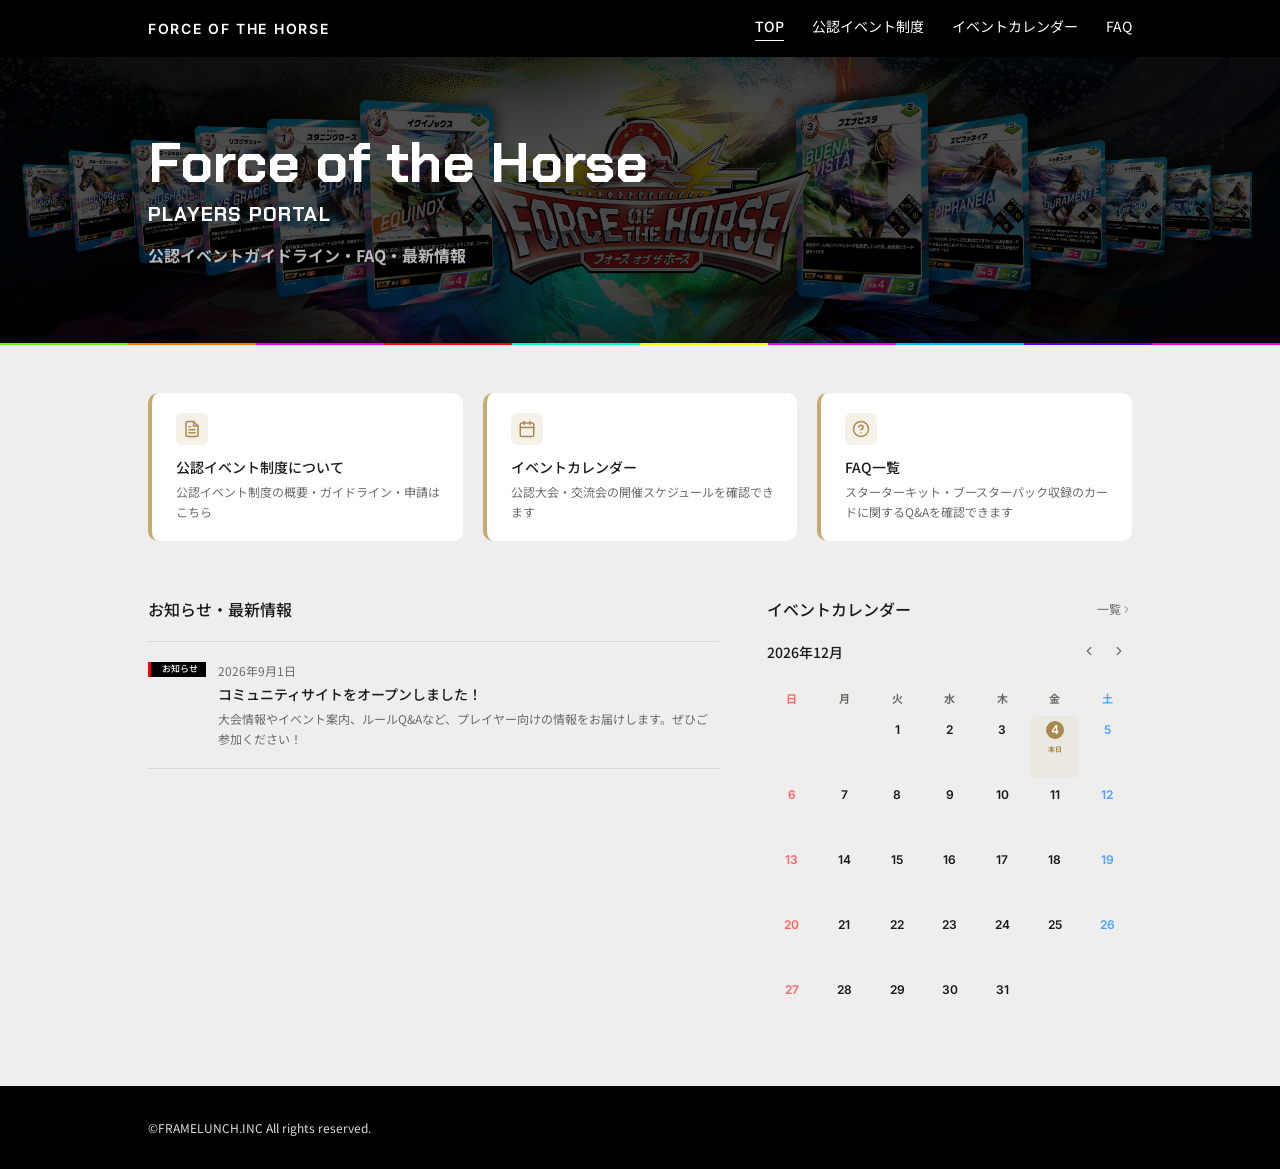
<file: index.html>
<!DOCTYPE html>
<html lang="ja">
<head>
    <!-- Google tag (gtag.js) -->
    <script async src="https://www.googletagmanager.com/gtag/js?id=G-JZ09660SEQ"></script>
    <script>
      window.dataLayer = window.dataLayer || [];
      function gtag(){dataLayer.push(arguments);}
      gtag('js', new Date());

      gtag('config', 'G-JZ09660SEQ');
    </script>

  <meta charset="UTF-8" />
  <meta name="viewport" content="width=device-width, initial-scale=1.0" />
  <title>Force of the Horse Players Portal | 公式TCGコミュニティ</title>
  <meta name="description" content="Force of the Horseの公式コミュニティサイト。公認イベント制度、イベントカレンダー、カードのルールFAQなど、プレイヤー向けの最新情報をお届けします。" />
  <meta name="keywords" content="Force of the Horse,フォースオブザホース,カードゲーム,TCG,公認イベント,大会,FAQ,ルール,コミュニティ" />
  <meta name="author" content="FRAMELUNCH.INC" />
  <link rel="canonical" href="https://force-of-the-horse.com/community/" />
  
  <!-- OGPタグ -->
  <meta property="og:title" content="Force of the Horse Players Portal | 公式TCGコミュニティ" />
  <meta property="og:description" content="Force of the Horseの公式コミュニティサイト。公認イベント制度、イベントカレンダー、カードのルールFAQなど、プレイヤー向けの最新情報をお届けします。" />
  <meta property="og:type" content="website" />
  <meta property="og:url" content="https://force-of-the-horse.com/community/" />
  <meta property="og:image" content="https://force-of-the-horse.com/wp-content/themes/foth/ogp.jpg" />
  <meta property="og:site_name" content="Force of the Horse" />
  <meta property="og:locale" content="ja_JP" />
  
  <!-- Favicon -->
  <link rel="icon" href="favicon.ico" />
  <link rel="shortcut icon" href="favicon.ico" type="image/x-icon" />
  
  <!-- Twitter Card -->
  <meta name="twitter:card" content="summary_large_image" />
  <meta name="twitter:title" content="Force of the Horse Players Portal | 公式TCGコミュニティ" />
  <meta name="twitter:description" content="Force of the Horseの公式コミュニティサイト。公認イベント制度、イベントカレンダー、カードのルールFAQなど。" />
  <meta name="twitter:image" content="https://force-of-the-horse.com/wp-content/themes/foth/ogp.jpg" />
  <link rel="preconnect" href="https://fonts.googleapis.com
  <link rel="preconnect" href="https://fonts.gstatic.com" crossorigin>
  <link href="https://fonts.googleapis.com/css2?family=Chakra+Petch:wght@600;700&family=Inter:wght@600&family=Noto+Sans+JP:wght@400;500;700&display=swap" rel="stylesheet">
  
  <!-- 構造化データ（JSON-LD） -->
  <script type="application/ld+json">
  {
    "@context": "https://schema.org",
    "@type": "WebSite",
    "name": "Force of the Horse コミュニティサイト",
    "url": "https://force-of-the-horse.com/community/",
    "description": "Force of the Horseの公式コミュニティサイト。公認イベント制度、イベントカレンダー、カードのルールFAQなど。",
    "inLanguage": "ja",
    "potentialAction": {
      "@type": "SearchAction",
      "target": "https://force-of-the-horse.com/community/faq",
      "query-input": "required name=search_term_string"
    }
  }
  </script>
  
  <style>
    /* CSS Variables from sample design */
    :root {
      --font-size: 16px;
      --background: #f8f8f7;
      --foreground: #1a1a18;
      --card: #ffffff;
      --card-foreground: #1a1a18;
      --popover: #ffffff;
      --popover-foreground: #1a1a18;
      --primary: #000000;
      --primary-foreground: #ffffff;
      --secondary: #eee;
      --secondary-foreground: #1a1a18;
      --muted: #ebebea;
      --muted-foreground: #6b6b68;
      --accent: #5eff00;
      --accent-foreground: #1a1a18;
      --accent-dark: #a88a4f;
      --destructive: #d4183d;
      --destructive-foreground: #ffffff;
      --border: rgba(26, 26, 24, 0.1);
      --input: transparent;
      --input-background: #f3f3f5;
      --switch-background: #cbced4;
      --font-weight-medium: 500;
      --font-weight-normal: 400;
      --ring: oklch(0.708 0 0);
      --radius: 0.625rem;

      /* Tag colors */
      --tag-news: #ff0000;
      --tag-event: #ff9000;
      --tag-faq: #00ffbb;
      --tag-area: #e600ff;
      --tag-social: #ff7b00;
      --day-sun: #ff6467;
      --day-sat: #51a2ff;

      /* Sample design tokens */
      --color-black: #000000;
      --section-bg: #eee;

      /* Fonts */
      --font-jp: "Noto Sans JP", sans-serif;
      --font-display: "Chakra Petch", sans-serif;
      --font-logo: "Inter", sans-serif;
    }

    /* Base styles */
    * {
      margin: 0;
      padding: 0;
      box-sizing: border-box;
    }

    html, body {
      height: 100%;
      font-family: 'Noto Sans JP', 'Inter', sans-serif;
      background-color: var(--background);
      color: var(--foreground);
      line-height: 1.5;
    }

    /* Utility classes converted from Tailwind */
    .min-h-screen {
      min-height: 100vh;
    }

    .max-w-5xl {
      max-width: 64rem;
      margin-left: auto;
      margin-right: auto;
    }

    .px-5 {
      padding-left: 1.25rem;
      padding-right: 1.25rem;
    }

    .py-12 {
      padding-top: 3rem;
      padding-bottom: 3rem;
    }

    .py-8 {
      padding-top: 2rem;
      padding-bottom: 2rem;
    }

    .mb-1 {
      margin-bottom: 0.25rem;
    }

    .mb-2 {
      margin-bottom: 0.5rem;
    }

    .mb-3 {
      margin-bottom: 0.75rem;
    }

    .mb-4 {
      margin-bottom: 1rem;
    }

    .mb-5 {
      margin-bottom: 1.25rem;
    }

    .mb-6 {
      margin-bottom: 1.5rem;
    }

    .mb-8 {
      margin-bottom: 2rem;
    }

    .mb-10 {
      margin-bottom: 2.5rem;
    }

    .mb-12 {
      margin-bottom: 3rem;
    }

    .mb-14 {
      margin-bottom: 3.5rem;
    }

    .mt-2 {
      margin-top: 0.5rem;
    }

    .mt-3 {
      margin-top: 0.75rem;
    }

    .mt-4 {
      margin-top: 1rem;
    }

    .mt-6 {
      margin-top: 1.5rem;
    }

    .mt-8 {
      margin-top: 2rem;
    }

    .mt-12 {
      margin-top: 3rem;
    }

    .mt-16 {
      margin-top: 4rem;
    }

    .gap-1 {
      gap: 0.25rem;
    }

    .gap-1\.5 {
      gap: 0.375rem;
    }

    .gap-2 {
      gap: 0.5rem;
    }

    .gap-3 {
      gap: 0.75rem;
    }

    .gap-4 {
      gap: 1rem;
    }

    .gap-6 {
      gap: 1.5rem;
    }

    .gap-7 {
      gap: 1.75rem;
    }

    .gap-8 {
      gap: 2rem;
    }

    .gap-12 {
      gap: 3rem;
    }

    .flex {
      display: flex;
    }

    .flex-col {
      flex-direction: column;
    }

    .items-center {
      align-items: center;
    }

    .items-start {
      align-items: flex-start;
    }

    .justify-between {
      justify-content: space-between;
    }

    .justify-center {
      justify-content: center;
    }

    .text-center {
      text-align: center;
    }

    .text-left {
      text-align: left;
    }

    .grid {
      display: grid;
    }

    .grid-cols-1 {
      grid-template-columns: repeat(1, minmax(0, 1fr));
    }

    .grid-cols-2 {
      grid-template-columns: repeat(2, minmax(0, 1fr));
    }

    .grid-cols-3 {
      grid-template-columns: repeat(3, minmax(0, 1fr));
    }

    .grid-cols-4 {
      grid-template-columns: repeat(4, minmax(0, 1fr));
    }

    .grid-cols-5 {
      grid-template-columns: repeat(5, minmax(0, 1fr));
    }

    .hidden {
      display: none;
    }

    .block {
      display: block;
    }

    .inline-block {
      display: inline-block;
    }

    .inline-flex {
      display: inline-flex;
    }

    .w-full {
      width: 100%;
    }

    .h-full {
      height: 100%;
    }

    .h-14 {
      height: 3.5rem;
    }

    .h-56 {
      height: 14rem;
    }

    .h-72 {
      height: 18rem;
    }

    .h-8 {
      height: 2rem;
    }

    .h-10 {
      height: 2.5rem;
    }

    .h-6 {
      height: 1.5rem;
    }

    .w-2\.5 {
      width: 0.625rem;
    }

    .w-6 {
      width: 1.5rem;
    }

    .w-8 {
      width: 2rem;
    }

    .w-10 {
      width: 2.5rem;
    }

    .shrink-0 {
      flex-shrink: 0;
    }

    .relative {
      position: relative;
    }

    .absolute {
      position: absolute;
    }

    .fixed {
      position: fixed;
    }

    .inset-0 {
      top: 0;
      right: 0;
      bottom: 0;
      left: 0;
    }

    .sticky {
      position: sticky;
    }

   sticky\.top-0 {
      top: 0;
    }

    .z-10 {
      z-index: 10;
    }

    .z-50 {
      z-index: 50;
    }

    .rounded-lg {
      border-radius: var(--radius);
    }

    .rounded-md {
      border-radius: calc(var(--radius) - 2px);
    }

    .rounded-sm {
      border-radius: calc(var(--radius) - 4px);
    }

    .rounded-full {
      border-radius: 9999px;
    }

    .rounded-xl {
      border-radius: calc(var(--radius) + 4px);
    }

    .border {
      border: 1px solid var(--border);
    }

    .border-t {
      border-top: 1px solid var(--border);
    }

    .border-b {
      border-bottom: 1px solid var(--border);
    }

    .border-l-2 {
      border-left: 2px solid #c8a96e;
    }

    .border-l-2-border {
      border-left: 2px solid var(--border);
    }

    .bg-background {
      background-color: var(--background);
    }

    .bg-card {
      background-color: var(--card);
    }

    .bg-primary {
      background-color: var(--primary);
    }

    .bg-secondary {
      background-color: var(--secondary);
    }

    .bg-muted {
      background-color: var(--muted);
    }

    .bg-accent\/20 {
      background-color: color-mix(in srgb, var(--accent) 20%, transparent);
    }

    .bg-accent\/30 {
      background-color: color-mix(in srgb, var(--accent) 30%, transparent);
    }

    .bg-primary-foreground\/10 {
      background-color: color-mix(in srgb, var(--primary-foreground) 10%, transparent);
    }

    .bg-foreground\/20 {
      background-color: color-mix(in srgb, var(--foreground) 20%, transparent);
    }

    .text-foreground {
      color: var(--foreground);
    }

    .text-primary-foreground {
      color: var(--primary-foreground);
    }

    .text-muted-foreground {
      color: var(--muted-foreground);
    }

    .text-accent {
      color: var(--accent-foreground);
    }

    .text-red-400 {
      color: #f87171;
    }

    .text-blue-400 {
      color: #60a5fa;
    }

    .text-xs {
      font-size: 0.75rem;
    }

    .text-10px {
      font-size: 0.625rem;
      line-height: 1.2;
    }

    .text-sm {
      font-size: 0.875rem;
    }

    .text-base {
      font-size: 1rem;
    }

    .text-2xl {
      font-size: 1.5rem;
    }

    .text-4xl {
      font-size: 2.25rem;
    }

    .font-medium {
      font-weight: var(--font-weight-medium);
    }

    .font-semibold {
      font-weight: 600;
    }

    .tracking-widest {
      letter-spacing: 0.1em;
    }

    .uppercase {
      text-transform: uppercase;
    }

    .leading-snug {
      line-height: 1.375;
    }

    .leading-relaxed {
      line-height: 1.625;
    }

    .leading-tight {
      line-height: 1.25;
    }

    .object-cover {
      object-fit: cover;
    }

    .opacity-20 {
      opacity: 0.2;
    }

    .opacity-90 {
      opacity: 0.9;
    }

    .opacity-40 {
      opacity: 0.4;
    }

    .opacity-50 {
      opacity: 0.5;
    }

    .opacity-70 {
      opacity: 0.7;
    }

    .transition-colors {
      transition-property: color, background-color, border-color;
      transition-duration: 0.15s;
    }

    .transition-all {
      transition-property: all;
      transition-duration: 0.15s;
    }

    .transition-opacity {
      transition-property: opacity;
      transition-duration: 0.15s;
    }

    .hover\:bg-secondary:hover {
      background-color: var(--secondary);
    }

    .hover\:text-foreground:hover {
      color: var(--foreground);
    }

    .hover\:text-accent:hover {
      color: var(--accent-foreground);
    }

    .hover\:border-foreground\/30:hover {
      border-color: color-mix(in srgb, var(--foreground) 30%, transparent);
    }

    .hover\:shadow-sm:hover {
      box-shadow: 0 1px 2px 0 rgb(0 0 0 / 0.05);
    }

    .hover\:opacity-90:hover {
      opacity: 0.9;
    }

    .focus\:outline-none:focus {
      outline: none;
    }

    .focus\:ring-1:focus {
      box-shadow: 0 0 0 1px var(--ring);
    }

    .disabled\:opacity-40:disabled {
      opacity: 0.4;
    }

    .disabled\:cursor-not-allowed:disabled {
      cursor: not-allowed;
    }

    .cursor-pointer {
      cursor: pointer;
    }

    .cursor-not-allowed {
      cursor: not-allowed;
    }

    .space-y-1\.5 > * + * {
      margin-top: 0.375rem;
    }

    .space-y-2 > * + * {
      margin-top: 0.5rem;
    }

    .space-y-3 > * + * {
      margin-top: 0.75rem;
    }

    .space-y-4 > * + * {
      margin-top: 1rem;
    }

    .space-y-5 > * + * {
      margin-top: 1.25rem;
    }

    .space-y-12 > * + * {
      margin-top: 3rem;
    }

    .divide-y > * + * {
      border-top: 1px solid var(--border);
    }

    .divide-b > * + * {
      border-top: 1px solid var(--border);
    }

    .border-collapse {
      border-collapse: collapse;
    }

    .table {
      display: table;
    }

    .p-1 {
      padding: 0.25rem;
    }

    .p-1\.5 {
      padding: 0.375rem;
    }

    .p-2 {
      padding: 0.5rem;
    }

    .p-2\.5 {
      padding: 0.625rem;
    }

    .p-3 {
      padding: 0.75rem;
    }

    .p-4 {
      padding: 1rem;
    }

    .p-5 {
      padding: 1.25rem;
    }

    .p-6 {
      padding: 1.5rem;
    }

    .px-1 {
      padding-left: 0.25rem;
      padding-right: 0.25rem;
    }

    .px-3 {
      padding-left: 0.75rem;
      padding-right: 0.75rem;
    }

    .px-4 {
      padding-left: 1rem;
      padding-right: 1rem;
    }

    .px-5 {
      padding-left: 1.25rem;
      padding-right: 1.25rem;
    }

    .px-6 {
      padding-left: 1.5rem;
      padding-right: 1.5rem;
    }

    .py-0\.5 {
      padding-top: 0.125rem;
      padding-bottom: 0.125rem;
    }

    .py-1 {
      padding-top: 0.25rem;
      padding-bottom: 0.25rem;
    }

    .py-1\.5 {
      padding-top: 0.375rem;
      padding-bottom: 0.375rem;
    }

    .py-2 {
      padding-top: 0.5rem;
      padding-bottom: 0.5rem;
    }

    .py-2\.5 {
      padding-top: 0.625rem;
      padding-bottom: 0.625rem;
    }

    .py-3 {
      padding-top: 0.75rem;
      padding-bottom: 0.75rem;
    }

    .py-4 {
      padding-top: 1rem;
      padding-bottom: 1rem;
    }

    .py-5 {
      padding-top: 1.25rem;
      padding-bottom: 1.25rem;
    }

    .pb-2 {
      padding-bottom: 0.5rem;
    }

    .pb-3 {
      padding-bottom: 0.75rem;
    }

    .pr-4 {
      padding-right: 1rem;
    }

    .pr-8 {
      padding-right: 2rem;
    }

    .pr-10 {
      padding-right: 2.5rem;
    }

    .pl-4 {
      padding-left: 1rem;
    }

    .pl-5 {
      padding-left: 1.25rem;
    }

    .backdrop-blur-sm {
      backdrop-filter: blur(4px);
    }

    .shadow-lg {
      box-shadow: 0 10px 15px -3px rgb(0 0 0 / 0.1), 0 4px 6px -4px rgb(0 0 0 / 0.1);
    }

    .resize-none {
      resize: none;
    }

    .truncate {
      overflow: hidden;
      text-overflow: ellipsis;
      white-space: nowrap;
    }

    .break-all {
      word-break: break-all;
    }

    .underline {
      text-decoration: underline;
    }

    .underline-offset-2 {
      text-underline-offset: 2px;
    }

    /* Responsive */
    @media (min-width: 768px) {
      .md\:flex {
        display: flex;
      }

      .md\:hidden {
        display: none;
      }

      .md\:text-base {
        font-size: 1rem;
      }

      .md\:text-4xl {
        font-size: 2.25rem;
      }

      .md\:h-72 {
        height: 18rem;
      }

      .md\:pr-10 {
        padding-right: 2.5rem;
      }

      .md\:grid-cols-2 {
        grid-template-columns: repeat(2, minmax(0, 1fr));
      }

      .md\:grid-cols-3 {
        grid-template-columns: repeat(3, minmax(0, 1fr));
      }

      .md\:grid-cols-5 {
        grid-template-columns: repeat(5, minmax(0, 1fr));
      }

      .md\:col-span-2 {
        grid-column: span 2 / span 2;
      }

      .md\:col-span-3 {
        grid-column: span 3 / span 3;
      }
    }

    @media (min-width: 1024px) {
      .lg\:grid-cols-3 {
        grid-template-columns: repeat(3, minmax(0, 1fr));
      }

      .lg\:grid-cols-4 {
        grid-template-columns: repeat(4, minmax(0, 1fr));
      }

      .lg\:grid-cols-5 {
        grid-template-columns: repeat(5, minmax(0, 1fr));
      }

      .lg\:col-span-2 {
        grid-column: span 2 / span 2;
      }

      .lg\:col-span-3 {
        grid-column: span 3 / span 3;
      }

      .lg\:col-span-4 {
        grid-column: span 4 / span 4;
      }
    }

    @media (min-width: 640px) {
      .sm\:grid-cols-2 {
        grid-template-columns: repeat(2, minmax(0, 1fr));
      }

      .sm\:flex-row {
        flex-direction: row;
      }
    }

    /* Custom styles for interactive elements */
    button {
      font-family: inherit;
      cursor: pointer;
      border: none;
      background: none;
    }

    input, select, textarea {
      font-family: inherit;
    }

    .page {
      display: none;
    }

    .page.active {
      display: block;
    }

    .nav-link {
      color: var(--muted-foreground);
      font-size: 0.875rem;
      transition: color 0.15s;
      padding-bottom: 0.125rem;
      border-bottom: none;
    }

    .nav-link:hover {
      color: var(--foreground);
    }

    .nav-link.active {
      color: var(--foreground);
      border-bottom: 1px solid var(--foreground);
      font-weight: var(--font-weight-medium);
    }

    .mobile-menu {
      display: none;
    }

    @media (max-width: 767px) {
      .mobile-menu.open {
        display: block;
      }
    }

    .accordion-content {
      display: none;
    }

    .accordion-content.open {
      display: block;
    }

    .hero-image {
      position: absolute;
      inset: 0;
      width: 100%;
      height: 100%;
      object-fit: cover;
      opacity: 0.2;
    }

    /* Calendar styles (event-calendar-page.htmlと同じグリッド設計) */
    .calendar-grid {
      display: grid;
      grid-template-columns: repeat(7, 1fr);
      gap: 3px;
    }

    .calendar-day-name {
      text-align: center;
      font-size: 0.6875rem;
      font-weight: 700;
      color: var(--muted-foreground);
      padding: 6px 2px;
    }

    .calendar-day-name.sun { color: #f87171; }
    .calendar-day-name.sat { color: #60a5fa; }

    .calendar-day {
      min-height: 54px;
      text-align: center;
      font-size: 0.75rem;
      padding: 6px 2px;
      border-radius: 6px;
      display: flex;
      flex-direction: column;
      align-items: center;
      gap: 3px;
      overflow: hidden;
    }

    /* TOPページのミニカレンダーはやや詰め、フルカレンダー(未使用ページ)は広めに -- event-calendar-page.htmlと同じ比率 */
    .calendar-grid.compact .calendar-day { min-height: 62px; padding: 5px 3px; gap: 4px; }
    .calendar-grid:not(.compact) .calendar-day { min-height: 64px; font-size: 0.875rem; }

    .calendar-day.empty { background: transparent; }

    .calendar-day .day-number {
      font-family: 'Inter', sans-serif;
      font-weight: 600;
    }

    .calendar-day.sun .day-number { color: #f87171; }
    .calendar-day.sat .day-number { color: #60a5fa; }

    .event-tag {
      display: block;
      width: 100%;
      box-sizing: border-box;
      font-size: 0.625rem;
      line-height: 1.4;
      border-radius: 0.125rem;
      padding: 0.2rem 0.35rem;
      margin-bottom: 0.125rem;
      text-align: left;
      overflow: hidden;
      text-overflow: ellipsis;
      white-space: nowrap;
    }

    .event-tag.area {
      background-color: color-mix(in srgb, var(--accent) 20%, transparent);
      color: var(--foreground);
    }

    .event-tag.main {
      background-color: var(--primary);
      color: var(--primary-foreground);
    }

    .event-tag.meetup {
      background-color: var(--secondary);
      color: var(--muted-foreground);
      border: 1px solid var(--border);
    }

    /* Form styles */
    .form-input {
      width: 100%;
      font-size: 0.875rem;
      background-color: var(--input-background);
      border: 1px solid var(--border);
      border-radius: calc(var(--radius) - 2px);
      padding: 0.5rem 0.75rem;
      color: var(--foreground);
    }

    .form-input::placeholder {
      color: color-mix(in srgb, var(--muted-foreground) 40%, transparent);
    }

    .form-input:focus {
      outline: none;
      box-shadow: 0 0 0 1px var(--ring);
    }

    .form-input.error {
      border-color: #fca5a5;
    }

    .form-label {
      display: block;
      font-size: 0.75rem;
      font-weight: var(--font-weight-medium);
      color: var(--foreground);
      margin-bottom: 0.375rem;
    }

    .form-label .required {
      color: #f87171;
      margin-left: 0.25rem;
    }

    .error-message {
      margin-top: 0.25rem;
      font-size: 0.625rem;
      color: #f87171;
    }

    /* Modal styles */
    .modal-overlay {
      position: fixed;
      inset: 0;
      z-index: 50;
      display: none;
      align-items: center;
      justify-content: center;
      padding: 1rem;
    }

    .modal-overlay.open {
      display: flex;
    }

    .modal-backdrop {
      position: absolute;
      inset: 0;
      background-color: color-mix(in srgb, var(--foreground) 20%, transparent);
      backdrop-filter: blur(4px);
    }

    .modal-content {
      position: relative;
      background-color: var(--card);
      border: 1px solid var(--border);
      border-radius: calc(var(--radius) + 4px);
      box-shadow: 0 10px 15px -3px rgb(0 0 0 / 0.1), 0 4px 6px -4px rgb(0 0 0 / 0.1);
      width: 100%;
      max-width: 28rem;
      padding: 1.5rem;
    }

    /* Breadcrumb */
    .breadcrumb {
      display: flex;
      align-items: center;
      gap: 0.375rem;
      font-size: 0.75rem;
      color: var(--accent-dark);
      margin-bottom: 2rem;
    }

    .breadcrumb button {
      color: var(--accent-dark);
      transition: color 0.15s;
    }

    .breadcrumb button:hover {
      color: var(--foreground);
    }

    .breadcrumb .current {
      color: var(--foreground);
    }

    /* Tag styles */
    .tag {
      display: inline-block;
      font-size: 0.625rem;
      font-weight: var(--font-weight-medium);
      padding: 0.125rem 0.5rem;
      border-radius: 0.125rem;
    }

    .tag-announcement {
      background-color: var(--primary);
      color: var(--primary-foreground);
    }

    .tag-event {
      background-color: color-mix(in srgb, var(--accent) 20%, transparent);
      color: var(--foreground);
      border: 1px solid color-mix(in srgb, var(--accent) 40%, transparent);
    }

    .tag-faq {
      background-color: var(--secondary);
      color: var(--foreground);
      border: 1px solid var(--border);
    }

    .event-tag {
      display: block;
      width: 100%;
      box-sizing: border-box;
      font-size: 0.625rem;
      line-height: 1.4;
      border-radius: 0.125rem;
      padding: 0.2rem 0.35rem;
      margin-bottom: 0.125rem;
      text-align: left;
      overflow: hidden;
      text-overflow: ellipsis;
      white-space: nowrap;
    }

    .event-tag.area {
      background-color: color-mix(in srgb, var(--accent) 20%, transparent);
      color: var(--foreground);
      border: 1px solid color-mix(in srgb, var(--accent) 40%, transparent);
    }

    .event-tag.main {
      background-color: var(--primary);
      color: var(--primary-foreground);
    }

    .event-tag.meetup {
      background-color: var(--secondary);
      color: var(--muted-foreground);
      border: 1px solid var(--border);
    }

    /* Quick link cards */
    .quick-link-card {
      text-align: left;
      background-color: var(--card);
      border: 1px solid var(--border);
      border-radius: var(--radius);
      padding: 1.25rem;
      transition: all 0.15s;
    }

    .quick-link-card:hover {
      border-color: color-mix(in srgb, var(--foreground) 30%, transparent);
      box-shadow: 0 1px 2px 0 rgb(0 0 0 / 0.05);
    }

    .quick-link-card .icon {
      display: inline-flex;
      align-items: center;
      justify-content: center;
      width: 2rem;
      height: 2rem;
      border-radius: 0.375rem;
      background-color: var(--secondary);
      margin-bottom: 0.75rem;
      color: var(--foreground);
      transition: background-color 0.15s;
    }

    .quick-link-card:hover .icon {
      background-color: color-mix(in srgb, var(--accent) 30%, transparent);
    }

    /* FAQ cards */
    .faq-card {
      text-align: left;
      background-color: var(--card);
      border: 1px solid var(--border);
      border-radius: var(--radius);
      padding: 1.5rem;
      transition: all 0.15s;
    }

    .faq-card:hover {
      border-color: color-mix(in srgb, var(--foreground) 30%, transparent);
      box-shadow: 0 1px 2px 0 rgb(0 0 0 / 0.05);
    }

    .faq-card:hover h3 {
      color: var(--accent-foreground);
    }

    /* Section headers */
    .section-header {
      font-size: 0.875rem;
      font-weight: var(--font-weight-medium);
      color: var(--foreground);
      border-bottom: 1px solid var(--border);
      padding-bottom: 0.75rem;
      margin-bottom: 1.5rem;
    }

    /* Checkbox styling */
    input[type="checkbox"] {
      accent-color: var(--foreground);
    }

    input[type="radio"] {
      accent-color: var(--foreground);
    }

    /* ============================================================
       Sample design alignment overrides
       ============================================================ */

    /* -- Header / Navbar: black bar with white links -- */
    header.sticky {
      background-color: var(--color-black);
      border-bottom: 1px solid var(--color-black);
    }
    header.sticky .text-foreground {
      color: #ffffff;
    }
    header.sticky .hover\:text-accent:hover {
      color: #ffffff;
      opacity: 0.75;
    }
    header.sticky .nav-link {
      color: #ffffff;
      opacity: 1;
      border-bottom: 1px solid transparent;
      padding-bottom: 3px;
    }
    header.sticky .nav-link:hover {
      color: #ffffff;
      opacity: 0.75;
    }
    header.sticky .nav-link.active {
      color: #ffffff;
      border-bottom-color: #ffffff;
      opacity: 1;
    }
    header.sticky button[onclick^="toggleMobileMenu"] {
      color: #ffffff;
    }
    #mobile-menu.mobile-menu {
      background-color: var(--color-black);
      border-top: 1px solid var(--color-black);
    }
    #mobile-menu.mobile-menu .nav-link {
      color: #ffffff;
      border-bottom-color: rgba(255, 255, 255, 0.15);
    }

    /* -- Hero: display font, stacked title/subtitle/lead, gradient bar -- */
    .hero-section {
      background-color: #1a1a18;
    }
    .hero-overlay {
      position: absolute;
      inset: 0;
      background: rgba(0, 0, 0, 0.7);
    }
    .hero-section .hero-image {
      opacity: 1;
    }
    .hero-title {
      font-family: var(--font-display);
      font-weight: 700;
      font-size: 36px;
      line-height: 1;
      margin: 0;
    }
    .hero-subtitle {
      font-family: var(--font-display);
      font-weight: 700;
      font-size: 16px;
      letter-spacing: 0.06em;
      text-transform: uppercase;
      margin: 8px 0 0;
    }
    .hero-lead {
      font-weight: 700;
      font-size: 14px;
      opacity: 0.7;
      margin: 14px 0 0;
    }
    .hero-bar {
      position: absolute;
      left: 0;
      bottom: 0;
      width: 100%;
      height: 2px;
      background: linear-gradient(
        90deg,
        #5eff00 0 10%, #ff7b00 10% 20%, #e600ff 20% 30%, #ff0000 30% 40%,
        #00ffbb 40% 50%, #f6ff00 50% 60%, #e600ff 60% 70%, #00bbff 70% 80%,
        #5900ff 80% 90%, #ff00cc 90% 100%
      );
    }
    @media (min-width: 768px) {
      .hero-title { font-size: 56px; }
      .hero-subtitle { font-size: 20px; }
      .hero-lead { font-size: 16px; }
    }

    /* -- Full-bleed gray section behind quick links + content grid -- */
    .section-gray {
      background-color: var(--section-bg);
    }

    /* -- Apply CTA card: lighter warm charcoal instead of pure black -- */
    a.bg-primary.rounded-lg.p-6 {
      background-color: #4a4038;
    }

    /* -- Quick link cards: spaced grid, gold left border, square icon -- */
    .quick-links-grid {
      gap: 20px;
    }
    .quick-link-card {
      background-color: #ffffff;
      border: none;
      border-left: 4px solid #c8a96e;
      border-radius: var(--radius);
      padding: 20px 20px 20px 24px;
      box-shadow: none;
    }
    .quick-link-card:hover {
      border-color: #a88a4f;
      box-shadow: 0 6px 16px rgba(0, 0, 0, 0.08);
      transform: translateY(-2px);
    }
    .quick-link-card .icon {
      width: 32px;
      height: 32px;
      border-radius: 0.375rem;
      background-color: rgba(200, 169, 110, 0.16);
      color: #a88a4f;
    }
    .quick-link-card:hover .icon {
      background-color: rgba(200, 169, 110, 0.28);
    }

    /* -- Calendar box (TOP page): borderless, sits flush in gray section -- */
    .calendar-box {
      background-color: transparent;
      border: none;
      border-radius: 0;
      padding: 0;
    }

    /* -- Calendar weekend colors (final, uses the --day-sun/--day-sat tokens) -- */
    .calendar-day-name.sun, .calendar-day.sun .day-number { color: var(--day-sun); }
    .calendar-day-name.sat, .calendar-day.sat .day-number { color: var(--day-sat); }

    /* -- News/announcement tags: black chip, colored left border -- */
    .tag-announcement,
    .tag-event,
    .tag-faq {
      background-color: var(--color-black);
      color: #f8f8f7;
      border: none;
      border-radius: 0;
      border-left: 3px solid;
      padding: 2px 8px 2px 11px;
    }
    .tag-announcement { border-left-color: var(--tag-news); }
    .tag-event { border-left-color: var(--tag-event); }
    .tag-faq { border-left-color: var(--tag-faq); }

    /* -- Event tags (calendar day chips + event list): flat, bottom border -- */
    .event-tag {
      border-radius: 0;
      display: -webkit-box;
      white-space: normal;
      word-break: break-word;
      -webkit-line-clamp: 2;
      -webkit-box-orient: vertical;
      overflow: hidden;
      text-overflow: ellipsis;
    }
    .event-tag.area {
      background-color: #ffffff;
      color: var(--foreground);
      border: none;
      border-bottom: 2px solid var(--tag-area);
    }
    .event-tag.meetup {
      background-color: #ffffff;
      color: var(--muted-foreground);
      border: none;
      border-bottom: 2px solid var(--tag-social);
    }
    .event-tag.main {
      background-color: var(--color-black);
      color: #ffffff;
      border: none;
    }

    /* -- 2件: セルを分割してカテゴリ色+「種別 - 開催場所」 -- */
    .day-split {
      display: flex;
      flex-direction: column;
      width: 100%;
      gap: 2px;
    }
    .day-split-half {
      flex: 1;
      font-size: 9.5px;
      font-weight: 700;
      color: #fff;
      line-height: 1.3;
      padding: 1px 4px;
      border-radius: 3px;
      box-sizing: border-box;
      text-align: left;
      overflow: hidden;
      display: -webkit-box;
      white-space: normal;
      word-break: break-word;
      -webkit-line-clamp: 2;
      -webkit-box-orient: vertical;
      text-overflow: ellipsis;
    }
    .day-split-half.area { background-color: var(--tag-area); }
    .day-split-half.meetup {
      background-color: #ffffff;
      color: var(--muted-foreground);
      border: none;
      border-bottom: 2px solid var(--destructive);
    }
    .day-split-half.main { background-color: var(--color-black); }

    /* -- 3件以上: カテゴリ色のドット+件数のみ -- */
    .day-dots { display: flex; gap: 3px; justify-content: center; margin-top: 1px; }
    .day-dot { width: 6px; height: 6px; border-radius: 50%; display: inline-block; }
    .day-dot.area { background-color: var(--tag-area); }
    .day-dot.meetup { background-color: var(--tag-social); }
    .day-dot.main { background-color: var(--color-black); }
    .day-count { font-size: 9.5px; color: var(--muted-foreground); display: block; margin-top: 1px; }

    /* -- 日付クリックで表示するその日のイベント一覧ポップアップ -- */
    .day-popup-overlay {
      display: none;
      position: fixed;
      inset: 0;
      z-index: 300;
      background: rgba(20, 16, 12, .45);
      align-items: center;
      justify-content: center;
      padding: 20px;
    }
    .day-popup-overlay.open { display: flex; }
    .day-popup-box {
      background: var(--card);
      border-radius: 12px;
      width: 100%;
      max-width: 380px;
      max-height: 80vh;
      overflow-y: auto;
      box-shadow: 0 20px 50px rgba(0, 0, 0, .28);
    }
    .day-popup-head {
      display: flex;
      align-items: center;
      justify-content: space-between;
      padding: 16px 18px;
      border-bottom: 1px solid var(--border);
      font-weight: 700;
      font-size: 15px;
      position: sticky;
      top: 0;
      background: var(--card);
    }
    .day-popup-close {
      border: none;
      background: none;
      font-size: 20px;
      line-height: 1;
      cursor: pointer;
      color: var(--muted-foreground);
    }
    .day-popup-list {
      padding: 10px 14px 16px;
      display: flex;
      flex-direction: column;
      gap: 10px;
    }
    .day-popup-card {
      display: flex;
      flex-direction: column;
      align-items: flex-start;
      gap: 4px;
      width: 100%;
      text-align: left;
      background: var(--muted);
      border: 1px solid var(--border);
      border-radius: 8px;
      padding: 12px 14px;
      font-family: inherit;
    }
    .event-tag-pill {
      display: inline-block;
      font-size: 11px;
      font-weight: 700;
      padding: 3px 9px;
      border-radius: 2px;
      margin-bottom: 2px;
      background-color: #ffffff;
      color: var(--foreground);
      border: none;
    }
    .event-tag-pill.area { border-bottom: 2px solid var(--tag-area); }
    .event-tag-pill.meetup { border-bottom: 2px solid var(--tag-social); }
    .event-tag-pill.main { border-bottom: 2px solid var(--color-black); }
    .dp-title { font-size: 14.5px; font-weight: 700; color: var(--foreground); }
    .dp-row { font-size: 12.5px; color: var(--muted-foreground); }


    /* -- 「◯月のイベント」アコーディオン一覧 -- */
    .event-acc-item + .event-acc-item { border-top: 1px solid var(--border); }
    .event-acc-head {
      width: 100%;
      display: flex;
      align-items: center;
      justify-content: space-between;
      gap: 10px;
      padding: 12px 2px;
      background: none;
      border: none;
      cursor: pointer;
      text-align: left;
      font-family: inherit;
    }
    .event-acc-head .eah-left { display: flex; align-items: center; gap: 8px; flex-wrap: wrap; }
    .event-acc-head .eah-date { font-size: 11.5px; color: var(--muted-foreground); }
    .event-acc-head .eah-title { font-size: 13.5px; font-weight: 500; color: var(--foreground); }
    .event-acc-head svg { flex-shrink: 0; color: var(--muted-foreground); transition: transform .15s ease; }
    .event-acc-item.open .event-acc-head svg { transform: rotate(180deg); }
    .event-detail-list {
      display: none;
      grid-template-columns: 78px 1fr;
      row-gap: 7px;
      column-gap: 10px;
      padding: 0 2px 16px;
      font-size: 12.5px;
    }
    .event-acc-item.open .event-detail-list { display: grid; }
    .event-detail-list dt { color: var(--muted-foreground); font-weight: 600; }
    .event-detail-list dd { color: var(--foreground); }
    .no-events { font-size: 13px; color: var(--muted-foreground); padding: 10px 2px; }

    /* -- 今日の日付: 今日であることが一目でわかるよう塗りつぶし円+ラベルで強調 -- */
    /* event-calendar-page.html（styles.css）と同じ薄い金色の背景+金色の丸に統一 */
    .calendar-day.is-today {
      background-color: rgba(200, 169, 110, .1);
      border-radius: 6px;
    }
    .day-num-today {
      display: inline-flex;
      align-items: center;
      justify-content: center;
      width: 18px;
      height: 18px;
      background-color: var(--accent-dark);
      color: #ffffff !important;
      border-radius: 50%;
      font-weight: 700;
    }
    .today-label {
      display: block;
      font-size: 7px;
      font-weight: 700;
      color: var(--accent-dark);
      margin-top: 1px;
    }

    /* -- Footer: black bar -- */
    footer.border-t {
      background-color: var(--color-black);
      border-top: 1px solid var(--color-black);
    }
    footer.border-t .text-muted-foreground {
      color: #dddddd;
    }
    /* -- Remove underline from all anchor tags -- */
    a {
      text-decoration: none;
    }

    /* -- Calendar day: クリックでその日のイベント一覧ポップアップを表示 -- */
    .calendar-day.has-events {
      cursor: pointer;
      transition: background-color .15s ease;
    }
    .calendar-day.has-events:hover {
      background-color: var(--secondary, rgba(0,0,0,.035));
    }


  </style>
</head>
<body>
  <div class="min-h-screen bg-background text-foreground">
    <!-- Navigation -->
    <header class="sticky top-0 z-50 bg-background border-b">
      <div class="max-w-5xl mx-auto px-5 h-14 flex items-center justify-between">
        <a href="/community/" class="font-semibold text-sm tracking-widest uppercase text-foreground hover:text-accent transition-colors" style="font-family: 'Inter', 'Noto Sans JP', sans-serif; letter-spacing: 0.12em;">
          Force of the Horse
        </a>

        <nav class="hidden md:flex items-center gap-7">
          <a href="/community/" class="nav-link active" data-page="top">TOP</a>
          <a href="certified-event-system" class="nav-link" data-page="about">公認イベント制度</a>
          <a href="event-calendar-page" class="nav-link" data-page="calendar">イベントカレンダー</a>
          <a href="faq" class="nav-link" data-page="faq-index">FAQ</a>
        </nav>

        <button class="md:hidden p-1" onclick="toggleMobileMenu()">
          <svg id="menu-icon" width="20" height="20" viewBox="0 0 24 24" fill="none" stroke="currentColor" stroke-width="2" stroke-linecap="round" stroke-linejoin="round">
            <line x1="3" y1="12" x2="21" y2="12"></line>
            <line x1="3" y1="6" x2="21" y2="6"></line>
            <line x1="3" y1="18" x2="21" y2="18"></line>
          </svg>
          <svg id="close-icon" class="hidden" width="20" height="20" viewBox="0 0 24 24" fill="none" stroke="currentColor" stroke-width="2" stroke-linecap="round" stroke-linejoin="round">
            <line x1="18" y1="6" x2="6" y2="18"></line>
            <line x1="6" y1="6" x2="18" y2="18"></line>
          </svg>
        </button>
      </div>

      <div id="mobile-menu" class="mobile-menu md:hidden bg-background border-t">
        <a href="/community/" onclick="closeMobileMenu();" class="block w-full text-left px-5 py-3 text-sm border-b nav-link active">TOP</a>
        <a href="certified-event-system" onclick="closeMobileMenu();" class="block w-full text-left px-5 py-3 text-sm border-b nav-link">公認イベント制度</a>
        <a href="event-calendar-page" onclick="closeMobileMenu();" class="block w-full text-left px-5 py-3 text-sm border-b nav-link">イベントカレンダー</a>
        <a href="faq" onclick="closeMobileMenu();" class="block w-full text-left px-5 py-3 text-sm border-b nav-link">FAQ</a>
      </div>
    </header>

    <!-- Main Content -->
    <main>
      <!-- TOP Page -->
      <div id="page-top" class="page active">
        <!-- Hero -->
        <div class="hero-section relative h-56 md:h-72 bg-primary overflow-hidden">
          <img src="images/hero.jpg" alt="Force of the Horse — カードゲームコミュニティ" class="hero-image" />
          <div class="hero-overlay"></div>
          <div class="relative z-10 max-w-5xl mx-auto px-5 h-full flex flex-col justify-center">
            <h1 class="hero-title text-primary-foreground">
              Force of the Horse
            </h1>
            <p class="hero-subtitle text-primary-foreground">Players Portal</p>
            <p class="hero-lead text-primary-foreground">
              公認イベントガイドライン・FAQ・最新情報
            </p>
          </div>
          <div class="hero-bar" aria-hidden="true"></div>
        </div>

        <div class="section-gray">
        <div class="max-w-5xl mx-auto px-5 py-12">
          <!-- Quick links -->
          <div class="grid grid-cols-1 md:grid-cols-3 gap-4 mb-14 quick-links-grid">
            <a href="certified-event-system" class="quick-link-card">
              <span class="icon">
                <svg width="18" height="18" viewBox="0 0 24 24" fill="none" stroke="currentColor" stroke-width="2" stroke-linecap="round" stroke-linejoin="round">
                  <path d="M14 2H6a2 2 0 0 0-2 2v16a2 2 0 0 0 2 2h12a2 2 0 0 0 2-2V8z"></path>
                  <polyline points="14 2 14 8 20 8"></polyline>
                  <line x1="16" y1="13" x2="8" y2="13"></line>
                  <line x1="16" y1="17" x2="8" y2="17"></line>
                  <polyline points="10 9 9 9 8 9"></polyline>
                </svg>
              </span>
              <h3 class="text-sm font-medium text-foreground mb-1">公認イベント制度について</h3>
              <p class="text-xs text-muted-foreground leading-relaxed">公認イベント制度の概要・ガイドライン・申請はこちら</p>
            </a>

            <a href="event-calendar-page" class="quick-link-card">
              <span class="icon">
                <svg width="18" height="18" viewBox="0 0 24 24" fill="none" stroke="currentColor" stroke-width="2" stroke-linecap="round" stroke-linejoin="round">
                  <rect x="3" y="4" width="18" height="18" rx="2" ry="2"></rect>
                  <line x1="16" y1="2" x2="16" y2="6"></line>
                  <line x1="8" y1="2" x2="8" y2="6"></line>
                  <line x1="3" y1="10" x2="21" y2="10"></line>
                </svg>
              </span>
              <h3 class="text-sm font-medium text-foreground mb-1">イベントカレンダー</h3>
              <p class="text-xs text-muted-foreground leading-relaxed">公認大会・交流会の開催スケジュールを確認できます</p>
            </a>

            <a href="faq" class="quick-link-card">
              <span class="icon">
                <svg width="18" height="18" viewBox="0 0 24 24" fill="none" stroke="currentColor" stroke-width="2" stroke-linecap="round" stroke-linejoin="round">
                  <circle cx="12" cy="12" r="10"></circle>
                  <path d="M9.09 9a3 3 0 0 1 5.83 1c0 2-3 3-3 3"></path>
                  <line x1="12" y1="17" x2="12.01" y2="17"></line>
                </svg>
              </span>
              <h3 class="text-sm font-medium text-foreground mb-1">FAQ一覧</h3>
              <p class="text-xs text-muted-foreground leading-relaxed">スターターキット・ブースターパック収録のカードに関するQ&Aを確認できます</p>
            </a>
          </div>

          <!-- Main content grid -->
          <div class="grid grid-cols-1 lg:grid-cols-5 gap-12">
            <!-- Announcements -->
            <section class="lg:col-span-3">
              <h2 class="text-base font-medium mb-5">お知らせ・最新情報</h2>
              <div class="border-t" id="announcement-list">
                <div class="py-5 border-b">
                  <div class="flex items-start gap-3">
                    <span class="mt-0.5 shrink-0 inline-block text-10px font-medium px-3 py-0.5 rounded-sm tag-announcement" style="font-size: 0.5625rem;">お知らせ</span>
                    <div>
                      <p class="text-xs text-muted-foreground mb-1">2026年9月1日</p>
                      <h3 class="text-sm font-medium text-foreground mb-1">コミュニティサイトをオープンしました！</h3>
                      <p class="text-xs text-muted-foreground leading-relaxed">大会情報やイベント案内、ルールQ&Aなど、プレイヤー向けの情報をお届けします。ぜひご参加ください！</p>
                    </div>
                  </div>
                </div>
              </div>
            </section>

            <!-- Event calendar -->
            <section class="lg:col-span-2">
              <div class="flex items-center justify-between mb-1">
                <h2 class="text-base font-medium">イベントカレンダー</h2>
                <a href="event-calendar-page" class="text-xs text-muted-foreground hover:text-foreground transition-colors flex items-center gap-0.5">
                  一覧
                  <svg width="11" height="11" viewBox="0 0 24 24" fill="none" stroke="currentColor" stroke-width="2" stroke-linecap="round" stroke-linejoin="round">
                    <polyline points="9 18 15 12 9 6"></polyline>
                  </svg>
                </a>
              </div>

              <div class="bg-card border rounded-lg p-4 mt-4 calendar-box">
                <div class="flex items-center justify-between mb-4">
                  <h3 class="text-sm font-medium text-foreground" id="mini-calendar-title">2025年7月</h3>
                  <div class="flex items-center gap-1">
                    <button onclick="prevMiniMonth()" class="p-1.5 rounded hover:bg-secondary transition-colors text-muted-foreground hover:text-foreground">
                      <svg width="14" height="14" viewBox="0 0 24 24" fill="none" stroke="currentColor" stroke-width="2" stroke-linecap="round" stroke-linejoin="round">
                        <polyline points="15 18 9 12 15 6"></polyline>
                      </svg>
                    </button>
                    <button onclick="nextMiniMonth()" class="p-1.5 rounded hover:bg-secondary transition-colors text-muted-foreground hover:text-foreground">
                      <svg width="14" height="14" viewBox="0 0 24 24" fill="none" stroke="currentColor" stroke-width="2" stroke-linecap="round" stroke-linejoin="round">
                        <polyline points="9 18 15 12 9 6"></polyline>
                      </svg>
                    </button>
                  </div>
                </div>
                <div id="mini-calendar"></div>
              </div>
            </section>
          </div>
        </div>
        </div>
      </div>

      <!-- About Page -->
      <div id="page-about" class="page">
        <div class="max-w-5xl mx-auto px-5 py-12">
          <div class="breadcrumb">
            <button onclick="navigateTo('top')">TOP</button>
            <svg width="12" height="12" viewBox="0 0 24 24" fill="none" stroke="currentColor" stroke-width="2" stroke-linecap="round" stroke-linejoin="round">
              <polyline points="9 18 15 12 9 6"></polyline>
            </svg>
            <span class="current">公認イベント制度について</span>
          </div>

          <header class="mb-10">
            <p class="text-xs tracking-widest uppercase mb-2" style="color: var(--accent-dark);">About</p>
            <h1 class="text-2xl font-semibold text-foreground mb-2">公認イベント制度について</h1>
          </header>

          <div class="max-w-2xl space-y-5 text-sm text-foreground leading-relaxed mb-12">
            <p>
              Force of the Horseでは、プレイヤーの皆さまによる自主的なイベント開催やコミュニティ活動を支援するため、「公認イベント制度」を設けています。
            </p>
            <p>
              本制度は、対戦大会だけでなく、交流会や初心者体験会、オンラインイベントなど、さまざまな形でForce of the Horseを楽しむ場を広げていくことを目的としています。
            </p>
            <div class="border-l-2 border-accent pl-5 py-1 space-y-2 text-muted-foreground">
              <p>「もっと多くの人に遊んでもらいたい」</p>
              <p>「競馬の話をしながら交流したい」</p>
              <p>「地域やオンラインでコミュニティを盛り上げたい」</p>
            </div>
            <p>
              そんな想いを持つプレイヤーの皆さまを、運営が公認イベントという形でサポートします。
            </p>
            <p>
              公認イベントとして認定されたイベントは、公式サイトや公式SNSでの紹介をはじめ、各種プロモーション支援を受けることができます。
            </p>
            <p>
              開催形式や規模は問いません。<br />
              競技大会からカジュアルな交流会まで、Force of the Horseを楽しむ場を一緒に作っていきましょう。
            </p>
            <p class="text-muted-foreground">
              公認イベントの開催をご希望の方は、ガイドラインをご確認のうえ、申請フォームよりお申し込みください。
            </p>
          </div>

          <div class="grid grid-cols-1 sm:grid-cols-2 gap-4 max-w-2xl">
            <a href="guideline" class="quick-link-card">
              <span class="icon">
                <svg width="16" height="16" viewBox="0 0 24 24" fill="none" stroke="currentColor" stroke-width="2" stroke-linecap="round" stroke-linejoin="round">
                  <path d="M14 2H6a2 2 0 0 0-2 2v16a2 2 0 0 0 2 2h12a2 2 0 0 0 2-2V8z"></path>
                  <polyline points="14 2 14 8 20 8"></polyline>
                  <line x1="16" y1="13" x2="8" y2="13"></line>
                  <line x1="16" y1="17" x2="8" y2="17"></line>
                  <polyline points="10 9 9 9 8 9"></polyline>
                </svg>
              </span>
              <h3 class="text-sm font-medium text-foreground mb-1 hover:text-accent transition-colors">公認イベントガイドライン</h3>
              <p class="text-xs text-muted-foreground leading-relaxed">大会開催に必要な規定・ルール・ジャッジ制度などの詳細はこちら</p>
              <div class="mt-4 flex items-center gap-1 text-xs text-muted-foreground hover:text-foreground transition-colors">
                <span>詳細を見る</span>
                <svg width="12" height="12" viewBox="0 0 24 24" fill="none" stroke="currentColor" stroke-width="2" stroke-linecap="round" stroke-linejoin="round">
                  <polyline points="9 18 15 12 9 6"></polyline>
                </svg>
              </div>
            </a>

            <a href="apply" class="text-left bg-primary text-primary-foreground rounded-lg p-6 hover:opacity-90 transition-all">
              <span class="inline-flex items-center justify-center w-8 h-8 rounded-md bg-primary-foreground/10 mb-4 transition-colors">
                <svg width="16" height="16" viewBox="0 0 24 24" fill="none" stroke="currentColor" stroke-width="2" stroke-linecap="round" stroke-linejoin="round" class="text-primary-foreground">
                  <rect x="3" y="4" width="18" height="18" rx="2" ry="2"></rect>
                  <line x1="16" y1="2" x2="16" y2="6"></line>
                  <line x1="8" y1="2" x2="8" y2="6"></line>
                  <line x1="3" y1="10" x2="21" y2="10"></line>
                </svg>
              </span>
              <h3 class="text-sm font-medium mb-1">公認イベントの開催申請はこちら</h3>
              <p class="text-xs text-primary-foreground/70 leading-relaxed">申請フォームからイベント情報を入力してお申し込みください</p>
              <div class="mt-4 flex items-center gap-1 text-xs text-primary-foreground/70 hover:text-primary-foreground transition-colors">
                <span>申請フォームへ</span>
                <svg width="12" height="12" viewBox="0 0 24 24" fill="none" stroke="currentColor" stroke-width="2" stroke-linecap="round" stroke-linejoin="round">
                  <polyline points="9 18 15 12 9 6"></polyline>
                </svg>
              </div>
            </a>
          </div>
        </div>
      </div>

      <!-- Calendar Page -->
      <div id="page-calendar" class="page">
        <div class="max-w-5xl mx-auto px-5 py-12">
          <div class="breadcrumb">
            <button onclick="navigateTo('top')">TOP</button>
            <svg width="12" height="12" viewBox="0 0 24 24" fill="none" stroke="currentColor" stroke-width="2" stroke-linecap="round" stroke-linejoin="round">
              <polyline points="9 18 15 12 9 6"></polyline>
            </svg>
            <span class="current">イベントカレンダー</span>
          </div>

          <header class="mb-10">
            <p class="text-xs text-muted-foreground tracking-widest uppercase mb-2">Event Calendar</p>
            <h1 class="text-2xl font-semibold text-foreground mb-2">公認大会イベントカレンダー</h1>
            <p class="text-sm text-muted-foreground">公認大会・交流会の開催スケジュールです。</p>
          </header>

          <div class="flex items-center gap-4 mb-8 flex-wrap">
            <span class="flex items-center gap-1.5 text-xs text-muted-foreground">
              <span class="inline-block w-2.5 h-2.5 rounded-sm event-tag area"></span>
              エリア予選
            </span>
            <span class="flex items-center gap-1.5 text-xs text-muted-foreground">
              <span class="inline-block w-2.5 h-2.5 rounded-sm event-tag main"></span>
              本戦
            </span>
            <span class="flex items-center gap-1.5 text-xs text-muted-foreground">
              <span class="inline-block w-2.5 h-2.5 rounded-sm event-tag meetup"></span>
              交流会
            </span>
          </div>

          <div class="grid grid-cols-1 lg:grid-cols-4 gap-8">
            <div class="lg:col-span-2">
              <div class="bg-card border rounded-lg p-6">
                <div class="flex items-center justify-between mb-4">
                  <h3 class="text-sm font-medium text-foreground" id="full-calendar-title">2025年7月</h3>
                  <div class="flex items-center gap-1">
                    <button onclick="prevFullMonth()" class="p-1.5 rounded hover:bg-secondary transition-colors text-muted-foreground hover:text-foreground">
                      <svg width="14" height="14" viewBox="0 0 24 24" fill="none" stroke="currentColor" stroke-width="2" stroke-linecap="round" stroke-linejoin="round">
                        <polyline points="15 18 9 12 15 6"></polyline>
                      </svg>
                    </button>
                    <button onclick="nextFullMonth()" class="p-1.5 rounded hover:bg-secondary transition-colors text-muted-foreground hover:text-foreground">
                      <svg width="14" height="14" viewBox="0 0 24 24" fill="none" stroke="currentColor" stroke-width="2" stroke-linecap="round" stroke-linejoin="round">
                        <polyline points="9 18 15 12 9 6"></polyline>
                      </svg>
                    </button>
                  </div>
                </div>
                <div id="full-calendar"></div>
              </div>
            </div>

            <div>
              <h2 class="text-sm font-medium text-foreground mb-4" id="full-month-title">2025年7月のイベント</h2>
              <div id="full-month-events" class="border-t divide-y"></div>
            </div>

            <div>
              <h2 class="text-sm font-medium text-muted-foreground mb-4" id="full-next-month-title">来月のイベント</h2>
              <div id="full-next-month-events" class="border-t divide-y"></div>
            </div>

            <div class="lg:col-span-4">
              <h2 class="text-sm font-medium text-foreground mb-4">今後の全イベント</h2>
              <div id="all-events" class="border-t divide-y"></div>
            </div>
          </div>
        </div>
      </div>

      <!-- FAQ Index Page -->
      <div id="page-faq-index" class="page">
        <div class="max-w-5xl mx-auto px-5 py-12">
          <div class="breadcrumb">
            <button onclick="navigateTo('top')">TOP</button>
            <svg width="12" height="12" viewBox="0 0 24 24" fill="none" stroke="currentColor" stroke-width="2" stroke-linecap="round" stroke-linejoin="round">
              <polyline points="9 18 15 12 9 6"></polyline>
            </svg>
            <span class="current">FAQ一覧</span>
          </div>

          <header class="mb-10">
            <p class="text-xs text-muted-foreground tracking-widest uppercase mb-2">FAQ</p>
            <h1 class="text-2xl font-semibold text-foreground mb-3">よくある質問（FAQ）</h1>
            <p class="text-sm text-muted-foreground">
              スターターキット・Vol.01〜04に収録されたカードに関するQ&Aをまとめています。<br />
              弾を選択してQ&Aをご確認ください。
            </p>
          </header>

          <div class="grid grid-cols-1 sm:grid-cols-2 lg:grid-cols-3 gap-4">
            <a href="faq-starter" class="faq-card">
              <p class="text-xs text-muted-foreground tracking-widest uppercase mb-2">STARTER</p>
              <h3 class="text-base font-medium text-foreground mb-1">スターターキット</h3>
              <p class="text-xs text-muted-foreground">11件のQ&A</p>
              <div class="mt-4 flex items-center gap-1 text-xs text-muted-foreground hover:text-foreground transition-colors">
                <span>詳細を見る</span>
                <svg width="12" height="12" viewBox="0 0 24 24" fill="none" stroke="currentColor" stroke-width="2" stroke-linecap="round" stroke-linejoin="round">
                  <polyline points="9 18 15 12 9 6"></polyline>
                </svg>
              </div>
            </a>

            <a href="faq-vol1" class="faq-card">
              <p class="text-xs text-muted-foreground tracking-widest uppercase mb-2">Vol.01</p>
              <h3 class="text-base font-medium text-foreground mb-1">競馬、新章</h3>
              <p class="text-xs text-muted-foreground">1件のQ&A</p>
              <div class="mt-4 flex items-center gap-1 text-xs text-muted-foreground hover:text-foreground transition-colors">
                <span>詳細を見る</span>
                <svg width="12" height="12" viewBox="0 0 24 24" fill="none" stroke="currentColor" stroke-width="2" stroke-linecap="round" stroke-linejoin="round">
                  <polyline points="9 18 15 12 9 6"></polyline>
                </svg>
              </div>
            </a>

            <a href="faq-vol2" class="faq-card">
              <p class="text-xs text-muted-foreground tracking-widest uppercase mb-2">Vol.02</p>
              <h3 class="text-base font-medium text-foreground mb-1">英雄VS豪傑</h3>
              <p class="text-xs text-muted-foreground">0件のQ&A</p>
              <div class="mt-4 flex items-center gap-1 text-xs text-muted-foreground hover:text-foreground transition-colors">
                <span>詳細を見る</span>
                <svg width="12" height="12" viewBox="0 0 24 24" fill="none" stroke="currentColor" stroke-width="2" stroke-linecap="round" stroke-linejoin="round">
                  <polyline points="9 18 15 12 9 6"></polyline>
                </svg>
              </div>
            </a>

            <a href="faq-vol3" class="faq-card">
              <p class="text-xs text-muted-foreground tracking-widest uppercase mb-2">Vol.03</p>
              <h3 class="text-base font-medium text-foreground mb-1">砂の王 降臨</h3>
              <p class="text-xs text-muted-foreground">0件のQ&A</p>
              <div class="mt-4 flex items-center gap-1 text-xs text-muted-foreground hover:text-foreground transition-colors">
                <span>詳細を見る</span>
                <svg width="12" height="12" viewBox="0 0 24 24" fill="none" stroke="currentColor" stroke-width="2" stroke-linecap="round" stroke-linejoin="round">
                  <polyline points="9 18 15 12 9 6"></polyline>
                </svg>
              </div>
            </a>

            <a href="faq-vol4" class="faq-card">
              <p class="text-xs text-muted-foreground tracking-widest uppercase mb-2">Vol.04</p>
              <h3 class="text-base font-medium text-foreground mb-1">GO FASTER</h3>
              <p class="text-xs text-muted-foreground">0件のQ&A</p>
              <div class="mt-4 flex items-center gap-1 text-xs text-muted-foreground hover:text-foreground transition-colors">
                <span>詳細を見る</span>
                <svg width="12" height="12" viewBox="0 0 24 24" fill="none" stroke="currentColor" stroke-width="2" stroke-linecap="round" stroke-linejoin="round">
                  <polyline points="9 18 15 12 9 6"></polyline>
                </svg>
              </div>
            </a>
          </div>

          <div class="mt-12 border-t pt-8">
            <h2 class="text-sm font-medium text-foreground mb-4">質問を投稿する</h2>
            <div id="question-form-index"></div>
          </div>
        </div>
      </div>

      <!-- FAQ Vol Page -->
      <div id="page-faq-vol" class="page">
        <div class="max-w-5xl mx-auto px-5 py-12">
          <div class="breadcrumb">
            <button onclick="navigateTo('top')">TOP</button>
            <svg width="12" height="12" viewBox="0 0 24 24" fill="none" stroke="currentColor" stroke-width="2" stroke-linecap="round" stroke-linejoin="round">
              <polyline points="9 18 15 12 9 6"></polyline>
            </svg>
            <button onclick="navigateTo('faq-index')">FAQ一覧</button>
            <svg width="12" height="12" viewBox="0 0 24 24" fill="none" stroke="currentColor" stroke-width="2" stroke-linecap="round" stroke-linejoin="round">
              <polyline points="9 18 15 12 9 6"></polyline>
            </svg>
            <span class="current" id="faq-vol-breadcrumb">Vol.1 創世の蹄</span>
          </div>

          <header class="mb-10">
            <p class="text-xs text-muted-foreground tracking-widest uppercase mb-2">FAQ / <span id="faq-vol-subtitle">Vol.1</span></p>
            <h1 class="text-2xl font-semibold text-foreground mb-1" id="faq-vol-title">Vol.1「創世の蹄」</h1>
            <p class="text-sm text-muted-foreground" id="faq-vol-count">4件のQ&A</p>
          </header>

          <div class="flex gap-2 flex-wrap mb-8" id="faq-vol-tabs"></div>

          <div class="border-t divide-y" id="faq-vol-content"></div>

          <div class="mt-12 border-t pt-8">
            <h2 class="text-sm font-medium text-foreground mb-4">このVolについて質問する</h2>
            <div id="question-form-vol"></div>
          </div>
        </div>
      </div>

      <!-- Guidelines Page -->
      <div id="page-guidelines" class="page">
        <div class="max-w-5xl mx-auto px-5 py-12">
          <div class="breadcrumb">
            <button onclick="navigateTo('top')">TOP</button>
            <svg width="12" height="12" viewBox="0 0 24 24" fill="none" stroke="currentColor" stroke-width="2" stroke-linecap="round" stroke-linejoin="round">
              <polyline points="9 18 15 12 9 6"></polyline>
            </svg>
            <button onclick="navigateTo('about')">公認イベント制度について</button>
            <svg width="12" height="12" viewBox="0 0 24 24" fill="none" stroke="currentColor" stroke-width="2" stroke-linecap="round" stroke-linejoin="round">
              <polyline points="9 18 15 12 9 6"></polyline>
            </svg>
            <span class="current">公認イベントガイドライン</span>
          </div>

          <header class="mb-10">
            <p class="text-xs text-muted-foreground tracking-widest uppercase mb-2">Guidelines</p>
            <h1 class="text-2xl font-semibold text-foreground mb-3">公認イベントガイドライン</h1>
            <p class="text-sm text-muted-foreground">
              Force of the Horse 公認イベントの開催にあたり、主催者・参加者が共有するルールと制度の概要を定めています。
            </p>
          </header>

          <div class="border-t divide-y" id="guidelines-content"></div>

          <div class="mt-10 flex flex-col sm:flex-row gap-4">
            <button onclick="navigateTo('apply')" class="inline-flex items-center gap-2 bg-primary text-primary-foreground text-sm px-5 py-3 rounded-md hover:opacity-90 transition-opacity font-medium">
              公認イベントの開催申請はこちら
              <svg width="15" height="15" viewBox="0 0 24 24" fill="none" stroke="currentColor" stroke-width="2" stroke-linecap="round" stroke-linejoin="round">
                <polyline points="9 18 15 12 9 6"></polyline>
              </svg>
            </button>
          </div>
        </div>
      </div>

      <!-- Apply Page -->
      <div id="page-apply" class="page">
        <div class="max-w-5xl mx-auto px-5 py-12">
          <div class="breadcrumb">
            <button onclick="navigateTo('top')">TOP</button>
            <svg width="12" height="12" viewBox="0 0 24 24" fill="none" stroke="currentColor" stroke-width="2" stroke-linecap="round" stroke-linejoin="round">
              <polyline points="9 18 15 12 9 6"></polyline>
            </svg>
            <button onclick="navigateTo('about')">公認イベント制度について</button>
            <svg width="12" height="12" viewBox="0 0 24 24" fill="none" stroke="currentColor" stroke-width="2" stroke-linecap="round" stroke-linejoin="round">
              <polyline points="9 18 15 12 9 6"></polyline>
            </svg>
            <span class="current">開催申請</span>
          </div>

          <header class="mb-10">
            <p class="text-xs text-muted-foreground tracking-widest uppercase mb-2">Apply</p>
            <h1 class="text-2xl font-semibold text-foreground mb-2">Force of the Horse 公認イベント申請</h1>
            <p class="text-sm text-muted-foreground">
              Force of the Horseの公認イベント・交流会・大会の開催申請フォームです。<br />
              必要事項をご入力の上、申請してください。
            </p>
          </header>

          <form id="apply-form" class="max-w-2xl space-y-12">
            <!-- Section 1 -->
            <section>
              <h2 class="section-header">1. 主催者情報</h2>
              <div class="space-y-5">
                <div>
                  <label class="form-label">主催者名（ハンドルネーム可）<span class="required">*</span></label>
                  <input type="text" name="organizerName" placeholder="例：田中太郎 / FoHマスター" class="form-input" required />
                  <p class="error-message" id="error-organizerName"></p>
                </div>
                <div>
                  <label class="form-label">メールアドレス<span class="required">*</span></label>
                  <input type="email" name="email" placeholder="example@mail.com" class="form-input" required />
                  <p class="error-message" id="error-email"></p>
                </div>
                <div class="grid grid-cols-1 sm:grid-cols-2 gap-5">
                  <div>
                    <label class="form-label">Xアカウント（推奨）</label>
                    <input type="text" name="xAccount" placeholder="@username" class="form-input" />
                  </div>
                  <div>
                    <label class="form-label">Discord ID（推奨）</label>
                    <input type="text" name="discordId" placeholder="username#0000" class="form-input" />
                  </div>
                </div>
              </div>
            </section>

            <!-- Section 2 -->
            <section>
              <h2 class="section-header">2. イベント基本情報</h2>
              <div class="space-y-5">
                <div>
                  <label class="form-label">イベント名<span class="required">*</span></label>
                  <input type="text" name="eventName" placeholder="例：第3回 FoH公認大会 in 東京" class="form-input" required />
                  <p class="error-message" id="error-eventName"></p>
                </div>
                <div>
                  <label class="form-label">開催日<span class="required">*</span></label>
                  <input type="date" name="eventDate" class="form-input" required />
                  <p class="error-message" id="error-eventDate"></p>
                </div>
                <div class="grid grid-cols-2 gap-5">
                  <div>
                    <label class="form-label">開始時間<span class="required">*</span></label>
                    <input type="time" name="startTime" class="form-input" required />
                    <p class="error-message" id="error-startTime"></p>
                  </div>
                  <div>
                    <label class="form-label">終了予定時間<span class="required">*</span></label>
                    <input type="time" name="endTime" class="form-input" required />
                    <p class="error-message" id="error-endTime"></p>
                  </div>
                </div>
                <div>
                  <label class="form-label">開催形式<span class="required">*</span></label>
                  <div class="flex gap-6 mt-1">
                    <label class="flex items-center gap-2 text-sm text-foreground cursor-pointer">
                      <input type="radio" name="format" value="オフライン" checked />
                      オフライン
                    </label>
                    <label class="flex items-center gap-2 text-sm text-foreground cursor-pointer">
                      <input type="radio" name="format" value="オンライン" />
                      オンライン
                    </label>
                    <label class="flex items-center gap-2 text-sm text-foreground cursor-pointer">
                      <input type="radio" name="format" value="ハイブリッド" />
                      ハイブリッド
                    </label>
                  </div>
                </div>
                <div>
                  <label class="form-label">開催場所<span class="required">*</span></label>
                  <input type="text" name="venue" placeholder="店舗名、会場名、Discordサーバー名などを記入してください" class="form-input" required />
                  <p class="error-message" id="error-venue"></p>
                </div>
              </div>
            </section>

            <!-- Section 3 -->
            <section>
              <h2 class="section-header">3. イベント内容</h2>
              <div class="space-y-5">
                <div class="grid grid-cols-1 sm:grid-cols-2 gap-5">
                  <div>
                    <label class="form-label">イベント種別<span class="required">*</span></label>
                    <select name="eventType" class="form-input" required>
                      <option value="">選択してください</option>
                      <option value="公認大会">公認大会</option>
                      <option value="交流会">交流会</option>
                      <option value="初心者体験会">初心者体験会</option>
                      <option value="観戦会">観戦会</option>
                      <option value="配信イベント">配信イベント</option>
                    </select>
                    <p class="error-message" id="error-eventType"></p>
                  </div>
                  <div>
                    <label class="form-label">イベントの目的<span class="required">*</span></label>
                    <select name="purpose" class="form-input" required>
                      <option value="">選択してください</option>
                      <option value="競技大会">競技大会</option>
                      <option value="カジュアル対戦">カジュアル対戦</option>
                      <option value="初心者交流">初心者交流</option>
                      <option value="コレクション交流">コレクション交流</option>
                      <option value="競馬ファン交流">競馬ファン交流</option>
                    </select>
                    <p class="error-message" id="error-purpose"></p>
                  </div>
                </div>
                <div class="grid grid-cols-2 gap-5">
                  <div>
                    <label class="form-label">定員<span class="required">*</span></label>
                    <input type="number" name="capacity" min="1" placeholder="例：32" class="form-input" required />
                    <p class="error-message" id="error-capacity"></p>
                  </div>
                  <div>
                    <label class="form-label">参加費（円）<span class="required">*</span></label>
                    <input type="number" name="fee" min="0" placeholder="例：500（無料の場合は0）" class="form-input" required />
                    <p class="error-message" id="error-fee"></p>
                  </div>
                </div>
                <div>
                  <label class="form-label">使用フォーマット<span class="required">*</span></label>
                  <select name="gameFormat" class="form-input" required>
                    <option value="">選択してください</option>
                    <option value="スタンダード">スタンダード</option>
                    <option value="エクストラ">エクストラ</option>
                    <option value="その他">その他</option>
                  </select>
                  <p class="error-message" id="error-gameFormat"></p>
                </div>
                <div>
                  <label class="form-label">使用レギュレーション</label>
                  <textarea name="regulation" rows="3" placeholder="使用するレギュレーションや特別ルールがあれば記入してください" class="form-input resize-none"></textarea>
                </div>
              </div>
            </section>

            <!-- Section 4 -->
            <section>
              <h2 class="section-header">4. 告知情報</h2>
              <div class="space-y-5">
                <div>
                  <label class="form-label">告知用タイトル<span class="required">*</span></label>
                  <input type="text" name="prTitle" placeholder="公式サイト・SNSで使用される告知タイトル" class="form-input" required />
                  <p class="error-message" id="error-prTitle"></p>
                </div>
                <div>
                  <label class="form-label">イベント説明文（100〜300文字目安）<span class="required">*</span></label>
                  <textarea name="description" rows="5" placeholder="イベントの概要・参加対象・特徴などをご記入ください" class="form-input resize-none" required></textarea>
                  <p class="mt-1 text-10px text-muted-foreground text-right"><span id="description-count">0</span>文字</p>
                  <p class="error-message" id="error-description"></p>
                </div>
                <div>
                  <label class="form-label">告知画像URL（任意）</label>
                  <input type="url" name="imageUrl" placeholder="https://..." class="form-input" />
                </div>
                <div>
                  <label class="form-label">イベントページURL（任意）</label>
                  <input type="url" name="eventPageUrl" placeholder="Tonamel、Discord、X投稿、Googleフォーム等" class="form-input" />
                </div>
              </div>
            </section>

            <!-- Section 5 -->
            <section>
              <h2 class="section-header">5. 主催者実績（任意）</h2>
              <div class="space-y-5">
                <div>
                  <label class="form-label">過去開催回数</label>
                  <input type="number" name="pastCount" min="0" placeholder="例：3" class="form-input" />
                </div>
                <div>
                  <label class="form-label">過去のイベントURL</label>
                  <input type="url" name="pastEventUrl" placeholder="https://..." class="form-input" />
                </div>
              </div>
            </section>

            <!-- Section 6 -->
            <section>
              <h2 class="section-header">6. 確認事項</h2>
              <div class="space-y-4">
                <div>
                  <label class="flex items-start gap-3 cursor-pointer group">
                    <input type="checkbox" name="agree1" class="mt-0.5 accent-foreground shrink-0" required />
                    <span class="text-sm text-foreground leading-relaxed">Force of the Horseコミュニティガイドラインに同意します</span>
                  </label>
                  <p class="error-message" id="error-agree1"></p>
                </div>
                <div>
                  <label class="flex items-start gap-3 cursor-pointer group">
                    <input type="checkbox" name="agree2" class="mt-0.5 accent-foreground shrink-0" required />
                    <span class="text-sm text-foreground leading-relaxed">ハラスメント行為・差別行為を禁止します</span>
                  </label>
                  <p class="error-message" id="error-agree2"></p>
                </div>
                <div>
                  <label class="flex items-start gap-3 cursor-pointer group">
                    <input type="checkbox" name="agree3" class="mt-0.5 accent-foreground shrink-0" required />
                    <span class="text-sm text-foreground leading-relaxed">開催後にイベントレポートを提出します</span>
                  </label>
                  <p class="error-message" id="error-agree3"></p>
                </div>
                <div>
                  <label class="flex items-start gap-3 cursor-pointer group">
                    <input type="checkbox" name="agree4" class="mt-0.5 accent-foreground shrink-0" required />
                    <span class="text-sm text-foreground leading-relaxed">イベント情報が公式サイト・公式SNSで紹介される場合があることに同意します</span>
                  </label>
                  <p class="error-message" id="error-agree4"></p>
                </div>
              </div>
            </section>

            <!-- Submit -->
            <div class="flex gap-3 pt-2">
              <button type="submit" class="bg-primary text-primary-foreground text-sm px-6 py-2.5 rounded-md hover:opacity-90 transition-opacity font-medium">
                申請する
              </button>
              <button type="button" onclick="navigateTo('guidelines')" class="text-sm px-5 py-2.5 rounded-md border text-muted-foreground hover:text-foreground hover:border-foreground/30 transition-colors">
                キャンセル
              </button>
            </div>

            <p class="text-xs text-red-400 hidden" id="form-error">未入力または未同意の項目があります。ご確認ください。</p>
          </form>
        </div>

        <!-- Success message -->
        <div id="apply-success" class="hidden max-w-5xl mx-auto px-5 py-12">
          <div class="max-w-md">
            <div class="w-10 h-10 rounded-full bg-primary flex items-center justify-center mb-6">
              <svg width="18" height="18" viewBox="0 0 24 24" fill="none" stroke="white" stroke-width="2.5" stroke-linecap="round" stroke-linejoin="round">
                <polyline points="20 6 9 17 4 12"></polyline>
              </svg>
            </div>
            <h1 class="text-2xl font-semibold text-foreground mb-3">申請を受け付けました</h1>
            <p class="text-sm text-muted-foreground leading-relaxed mb-8">
              Force of the Horse公認イベント申請を受け付けました。<br />
              内容を確認後、運営事務局よりご連絡いたします。
            </p>
            <button onclick="navigateTo('top')" class="bg-primary text-primary-foreground text-sm px-5 py-2.5 rounded-md hover:opacity-90 transition-opacity">
              トップへ戻る
            </button>
          </div>
        </div>
      </div>
    </main>

    <!-- 日付クリックで開くその日のイベント一覧ポップアップ（event-calendar-page.htmlと同じ設計） -->
    <div id="day-popup-overlay" class="day-popup-overlay">
      <div class="day-popup-box">
        <div class="day-popup-head">
          <span id="day-popup-date"></span>
          <button type="button" id="day-popup-close" class="day-popup-close" aria-label="閉じる">×</button>
        </div>
        <div id="day-popup-list" class="day-popup-list"></div>
      </div>
    </div>

    <!-- Footer -->
    <footer class="border-t">
      <div class="max-w-5xl mx-auto px-5 py-8">
        <p class="text-xs text-muted-foreground">
          ©FRAMELUNCH.INC All rights reserved.
        </p>
      </div>
    </footer>
  </div>

  <script>
    // Data
    const VOL_NAMES = {
      1: "競馬、新章",
      2: "英雄VS豪傑",
      3: "砂の王 降臨",
      4: "GO FASTER",
      5: "伝説への刻印",
    };

    const FAQ_DATA = {
      1: [
        { card: "疾風のアルタイル", q: "疾風のアルタイルの速攻効果は、相手のターン中にも使用できますか？", a: "いいえ、速攻効果はあなたのターン中のメインフェイズにのみ使用できます。相手ターン中は使用できません。", date: "2024-04-15" },
        { card: "大地の守護者", q: "大地の守護者が場にいる間、自分のユニット全体にシールド付与されますか？", a: "はい、大地の守護者の常在効果はあなたがコントロールするすべてのユニットに適用されます。守護者自身も含みます。", date: "2024-04-15" },
        { card: "蹄の神託", q: "蹄の神託を使ったとき、山札が0枚の場合はどうなりますか？", a: "山札が0枚の場合、引けるカードが存在しないためドロー効果は不発となります。他の効果は通常どおり処理されます。", date: "2024-05-20" },
        { card: "稲妻の一撃", q: "稲妻の一撃はプレイヤーに直接ダメージを与えることはできますか？", a: "いいえ、稲妻の一撃の対象はユニットのみです。プレイヤーを対象に選択することはできません。", date: "2024-05-20" },
      ],
      2: [
        { card: "嵐を呼ぶ者", q: "嵐を呼ぶ者の効果で追加ドローを行った際、手札上限は適用されますか？", a: "ドロー時点での手札上限は適用されません。ドロー後、ターン終了時に手札上限を超えていた場合、超過分を墓地に送ります。", date: "2024-07-10" },
        { card: "鉄壁の蹄鉄", q: "鉄壁の蹄鉄が装備されているユニットに貫通効果を持つ攻撃は通りますか？", a: "貫通効果はシールドを無視しますが、鉄壁の蹄鉄のダメージ軽減効果は貫通の影響を受けません。軽減は適用されます。", date: "2024-08-01" },
        { card: "砂塵の旋風", q: "砂塵の旋風の範囲効果は、自分のユニットにも当たりますか？", a: "はい、砂塵の旋風は「すべてのユニット」を対象とするため、自分のユニットにも効果が適用されます。使用時にご注意ください。", date: "2024-08-15" },
      ],
      3: [
        { card: "黄金の蹄跡", q: "黄金の蹄跡で得たゴールドは次のターンに持ち越せますか？", a: "いいえ、黄金の蹄跡で得た追加ゴールドはそのターン限りです。ターン終了時に消滅します。", date: "2024-11-05" },
        { card: "平原の守り手", q: "平原の守り手は相手の魔法効果の対象にならないとありますが、全体効果も対象外ですか？", a: "「対象にならない」効果は単体対象の効果のみに適用されます。「すべてのユニット」など対象を選ばない全体効果は通常どおり処理されます。", date: "2024-12-01" },
        { card: "収穫の奇跡", q: "収穫の奇跡を複数枚同じターンに使用した場合、効果は重複しますか？", a: "収穫の奇跡の継続効果は同一ターン中でも複数枚重複して適用されます。使用枚数分のボーナスを得ることができます。", date: "2024-12-15" },
      ],
      4: [
        { card: "深淵の騎士", q: "深淵の騎士が破壊されたとき、墓地効果は相手のターン中でも発動しますか？", a: "はい、深淵の騎士の墓地効果は破壊されたタイミングに関わらず自動的に発動します。相手ターン中でも適用されます。", date: "2025-02-10" },
        { card: "奈落の渦", q: "奈落の渦でゲームから除外されたカードは、復帰効果で戻せますか？", a: "いいえ、ゲームから除外されたカードは「除外ゾーン」に置かれ、通常の復帰効果の対象外です。除外ゾーンを参照する専用効果のみが対象となります。", date: "2025-02-20" },
        { card: "冥府の使者", q: "冥府の使者の効果を使うとき、墓地にカードが1枚もない場合は使用できますか？", a: "コスト支払いとして墓地のカードを除外する必要がある場合、墓地が0枚では使用できません。効果の発動条件を事前にご確認ください。", date: "2025-03-05" },
        { card: "暗黒の盾", q: "暗黒の盾の反射ダメージは相手プレイヤーに直接与えられますか？", a: "はい、暗黒の盾の反射ダメージは攻撃を行ったユニットではなく、その攻撃を行ったプレイヤーに直接与えられます。", date: "2025-03-15" },
      ],
      5: [
        { card: "覚醒の雄叫び", q: "覚醒の雄叫びの強化効果は、発動後に場を離れたユニットにも継続しますか？", a: "強化効果はユニットが場にいる間のみ有効です。場を離れると効果は消滅し、再び場に出ても引き継ぎません。", date: "2025-05-10" },
        { card: "天馬の降臨", q: "天馬の降臨はソーサリータイミングですか、インスタントタイミングですか？", a: "天馬の降臨はインスタントタイミングで使用できます。相手のターン中や戦闘中でも使用可能です。", date: "2025-05-10" },
        { card: "封印の蹄跡", q: "封印の蹄跡で封印されたカードは、デッキ構築時の枚数制限に含まれますか？", a: "いいえ、ゲーム中に封印されたカードはゲームの進行上の処理であり、デッキ構築時の枚数制限とは無関係です。", date: "2025-05-28" },
        { card: "最終覚醒", q: "最終覚醒の「すべての能力を得る」効果は、コスト変動効果も含みますか？", a: "はい、最終覚醒が参照するユニットが持つすべての常在効果・起動効果・誘発効果を取得します。コスト変動を含む常在効果も対象です。", date: "2025-05-28" },
        { card: "蹄の覚醒者", q: "蹄の覚醒者が複数体いる場合、効果は重複しますか？", a: "蹄の覚醒者の効果は同名ユニットが複数体いる場合でも重複して適用されます。それぞれが独立して効果を持ちます。", date: "2025-06-05" },
      ],
    };

    // イベントデータを開催日の固定値ではなく、当日基準で動的に生成する。
    // ロジックはevent-calendar-page.html（script.js）と同じ「毎週日曜が開催日、
    // その月最後の日曜だけ交流会」というルールに揃えてあるので、内容が古くなることはない。
    // =====================================================================
    // ★★★ 動作確認用の仮データ ★★★
    // script.js側（event-calendar-page.html等）と全く同じ仮データ・同じON/OFFフラグに
    // 揃えてあります。ここが噛み合っていないと、トップページとイベントカレンダーページで
    // 表示される予定がズレて見える原因になります。
    // スプレッドシート側に本物の承認済みイベントが入ったら、この DEMO_MODE を
    // false に変更してください（script.js側のDEMO_MODEと必ず同時に変更すること）。
    // =====================================================================
    const DEMO_MODE = false;

    // 開催場所（施設名+住所の自由入力）から都道府県名だけを取り出すためのヘルパー。
    // script.js側と同じロジック。見つからない場合は空文字を返す。
    const PREFECTURES = [
      '北海道', '青森県', '岩手県', '宮城県', '秋田県', '山形県', '福島県',
      '茨城県', '栃木県', '群馬県', '埼玉県', '千葉県', '東京都', '神奈川県',
      '新潟県', '富山県', '石川県', '福井県', '山梨県', '長野県', '岐阜県',
      '静岡県', '愛知県', '三重県', '滋賀県', '京都府', '大阪府', '兵庫県',
      '奈良県', '和歌山県', '鳥取県', '島根県', '岡山県', '広島県', '山口県',
      '徳島県', '香川県', '愛媛県', '高知県', '福岡県', '佐賀県', '長崎県',
      '熊本県', '大分県', '宮崎県', '鹿児島県', '沖縄県'
    ];
    function extractPrefecture(location) {
      if (!location) return '';
      const found = PREFECTURES.find(pref => location.includes(pref));
      return found || '';
    }

    function buildDemoEvents() {
      const today = new Date();
      const toISO = (d) => {
        const y = d.getFullYear();
        const m = String(d.getMonth() + 1).padStart(2, '0');
        const day = String(d.getDate()).padStart(2, '0');
        return `${y}-${m}-${day}`;
      };
      const plusDays = (n) => {
        const d = new Date(today);
        d.setDate(d.getDate() + n);
        return d;
      };

      return [
        // 今日: 1件（今日の日付が枠で囲まれることも確認できます）
        {
          date: toISO(today), type: '公式大会', title: '全国選手権 東京予選',
          location: '東京都・秋葉原イベントホール', time: '10:00〜18:00',
          fee: '2000', capacity: '32', organizer: 'FOTH運営事務局', contact: '@foth_official'
        },
        // 今日+3日: 2件（セル分割表示の確認用）
        {
          date: toISO(plusDays(3)), type: '公認イベント', title: '交流会 大阪',
          location: '大阪府大阪市・なんばカードショップ', time: '13:00〜17:00',
          fee: '500', capacity: '16', organizer: 'なんばカードショップ', contact: '@namba_cardshop'
        },
        {
          date: toISO(plusDays(3)), type: 'ショップイベント', title: '新弾発売記念大会',
          location: '大阪府大阪市・梅田ホビーステーション', time: '11:00〜15:00',
          fee: '1000', capacity: '24', organizer: 'ホビーステーション梅田店', contact: '@hobby_umeda'
        },
        // 今日+7日: 3件以上（ドット+件数表示の確認用）
        {
          date: toISO(plusDays(7)), type: '公式大会', title: '全国選手権 名古屋予選',
          location: '愛知県名古屋市・栄イベントスペース', time: '10:00〜18:00',
          fee: '2000', capacity: '32', organizer: 'FOTH運営事務局', contact: '@foth_official'
        },
        {
          date: toISO(plusDays(7)), type: '公認イベント', title: '初心者体験会',
          location: '愛知県名古屋市・大須カードスタジオ', time: '13:00〜16:00',
          fee: '無料', capacity: '10', organizer: '大須カードスタジオ', contact: '@osu_cardstudio'
        },
        {
          date: toISO(plusDays(7)), type: 'ショップイベント', title: '週末ミニ大会',
          location: '愛知県名古屋市・金山ホビーショップ', time: '19:00〜21:00',
          fee: '300', capacity: '12', organizer: '金山ホビーショップ', contact: '@kanayama_hobby'
        },
        // 来月分も1件用意（月送りの動作確認用）
        {
          date: toISO(plusDays(28)), type: '公認イベント', title: '交流会 札幌',
          location: '北海道札幌市・すすきのゲームカフェ', time: '14:00〜18:00',
          fee: '800', capacity: '20', organizer: 'すすきのゲームカフェ', contact: '@sapporo_gamecafe'
        }
      ];
    }
    const EVENTS = DEMO_MODE ? buildDemoEvents() : [];

    const GUIDELINES = [
      {
        title: "§1　制度について",
        content: `
          <div class="space-y-5">
            <div>
              <h4 class="text-xs font-semibold text-foreground mb-1.5">公認イベント制度の目的</h4>
              <p class="text-sm text-muted-foreground leading-relaxed">
                プレイヤーの皆さまによる自主的なイベント開催・コミュニティ活動を支援するため、公認イベント制度を設けています。対戦大会だけでなく、交流会・初心者体験会・観戦会・配信イベントなど、さまざまな形でForce of the Horseを楽しむ場を広げていくことを目的としています。イベントの種別や規模は問いません。ここに挙げた形式にとらわれず、アイデアがあればお気軽にご相談ください。
              </p>
            </div>
            <div>
              <h4 class="text-xs font-semibold text-foreground mb-1.5">公認イベントのメリット</h4>
              <ul class="space-y-1.5">
                <li class="flex items-start gap-2 text-sm text-muted-foreground"><span class="shrink-0 mt-0.5 text-accent">✓</span>公式サイト・SNSでのイベント告知掲載</li>
                <li class="flex items-start gap-2 text-sm text-muted-foreground"><span class="shrink-0 mt-0.5 text-accent">✓</span>限定プロモーションカード等の景品提供（審査あり）</li>
                <li class="flex items-start gap-2 text-sm text-muted-foreground"><span class="shrink-0 mt-0.5 text-accent">✓</span>公認主催者ロゴ・認定バッジの使用権</li>
                <li class="flex items-start gap-2 text-sm text-muted-foreground"><span class="shrink-0 mt-0.5 text-accent">✓</span>弊社スタッフによる運営サポート（一部イベント）</li>
              </ul>
            </div>
            <div>
              <h4 class="text-xs font-semibold text-foreground mb-1.5">免責事項</h4>
              <ul class="space-y-1.5">
                <li class="flex items-start gap-2 text-sm text-muted-foreground"><span class="shrink-0">・</span>開催によって生じたトラブル・損害について弊社は責任を負いません</li>
                <li class="flex items-start gap-2 text-sm text-muted-foreground"><span class="shrink-0">・</span>虚偽申請・違反が判明した場合は公認を取り消すことがあります</li>
                <li class="flex items-start gap-2 text-sm text-muted-foreground"><span class="shrink-0">・</span>本書は予告なく改訂される場合があります</li>
              </ul>
            </div>
          </div>
        `
      },
      {
        title: "§2　イベント種別の例",
        content: `
          <div class="space-y-5">
            <p class="text-sm text-muted-foreground leading-relaxed">
              以下は代表的な例です。この枠に必ずしも当てはめる必要はありません。申請フォームの「イベント概要」欄に自由に記載してください。
            </p>
            <div class="border-l-2 border-l-2-border pl-4">
              <p class="text-xs font-semibold text-foreground mb-1">公認大会</p>
              <p class="text-sm text-muted-foreground leading-relaxed">勝敗を競う対戦形式のイベント。スイスドロー・トーナメント等を使用。詳細なレギュレーションは§3を参照。</p>
            </div>
            <div class="border-l-2 border-l-2-border pl-4">
              <p class="text-xs font-semibold text-foreground mb-1">交流会</p>
              <p class="text-sm text-muted-foreground leading-relaxed">勝敗よりも参加者同士のつながりや楽しさを重視するイベント。フリー対戦・デッキ品評会・テーマ縛り対戦・競馬トーク会など形式は自由。</p>
            </div>
            <div class="border-l-2 border-l-2-border pl-4">
              <p class="text-xs font-semibold text-foreground mb-1">初心者体験会</p>
              <p class="text-sm text-muted-foreground leading-relaxed">未経験・初心者を主な対象とした普及目的のイベント。ルール説明からのレクチャー形式・デッキ構築教室・競馬場やショップでの簡易体験など。デモデッキ貸し出し・解説資料の提供を申請できます（要事前申請）。</p>
            </div>
            <div class="border-l-2 border-l-2-border pl-4">
              <p class="text-xs font-semibold text-foreground mb-1">観戦会</p>
              <p class="text-sm text-muted-foreground leading-relaxed">上位プレイヤーの対戦を観戦・解説するイベント。会場観戦・オンライン配信視聴いずれも可。</p>
            </div>
            <div class="border-l-2 border-l-2-border pl-4">
              <p class="text-xs font-semibold text-foreground mb-1">配信イベント</p>
              <p class="text-sm text-muted-foreground leading-relaxed">YouTubeやTwitchなどのプラットフォームを使ったライブ配信形式のイベント。対戦配信・解説配信・交流配信など形式は問いません。申請時に配信URLまたはチャンネル情報を記載してください。</p>
            </div>
          </div>
        `
      },
      {
        title: "§3　競技大会レギュレーション（推奨）",
        content: `
          <div class="space-y-5">
            <p class="text-sm text-muted-foreground leading-relaxed">
              本セクションは公認大会を開催する際の推奨ルールです。実際の運営は主催者の判断に委ねます。参加者は主催者の定めたルールに従ってください。
            </p>
            <div>
              <h4 class="text-xs font-semibold text-foreground mb-2">推奨大会形式</h4>
              <div class="space-y-3">
                <div class="border-l-2 border-l-2-border pl-4">
                  <p class="text-xs font-semibold text-foreground mb-1">スイスドロー＋決勝トーナメント（8名以上推奨）</p>
                  <p class="text-sm text-muted-foreground leading-relaxed">予選はスイスドローで全員が複数試合を消化し、上位数名（例：上位4〜8名）のみが決勝トーナメント（シングルエリミネーション）に進出。1敗で即敗退にならず参加者の満足度を保ちやすい一方、決勝は勝ち抜き戦で盛り上がる形式。参加人数が多い大会向け。</p>
                </div>
              </div>
            </div>
            <div>
              <h4 class="text-xs font-semibold text-foreground mb-2">参加人数の目安（任意）</h4>
              <p class="text-sm text-muted-foreground leading-relaxed mb-3">上記の形式はあくまで一例です。以下を目安に、主催者の判断で選んでいただいて構いません。</p>
              <div class="space-y-3">
                <div class="border-l-2 border-l-2-border pl-4">
                  <p class="text-xs font-semibold text-foreground mb-1">2〜5人</p>
                  <p class="text-sm text-muted-foreground leading-relaxed">総当たり、またはシングルエリミネーション</p>
                </div>
                <div class="border-l-2 border-l-2-border pl-4">
                  <p class="text-xs font-semibold text-foreground mb-1">6〜15人</p>
                  <p class="text-sm text-muted-foreground leading-relaxed">スイスドロー、またはシングルエリミネーション</p>
                </div>
              </div>
            </div>
            <div>
              <h4 class="text-xs font-semibold text-foreground mb-2">デッキ枚数規定</h4>
              <p class="text-sm text-muted-foreground leading-relaxed mb-3">レース距離により、メインデッキの必要枚数が異なります。</p>
              <div class="space-y-3">
                <div class="border-l-2 border-l-2-border pl-4">
                  <p class="text-xs font-semibold text-foreground mb-1">短距離・マイル・中距離（1200m〜2500m）</p>
                  <p class="text-sm text-muted-foreground leading-relaxed">60枚</p>
                </div>
                <div class="border-l-2 border-l-2-border pl-4">
                  <p class="text-xs font-semibold text-foreground mb-1">長距離（2600m以上）</p>
                  <p class="text-sm text-muted-foreground leading-relaxed">80枚</p>
                </div>
              </div>
            </div>
            <div>
              <h4 class="text-xs font-semibold text-foreground mb-1.5">同一カード制限枚数</h4>
              <p class="text-sm text-muted-foreground leading-relaxed">
                同名カードは1つのデッキにつき3枚まで採用できます。
              </p>
            </div>
            <div>
              <h4 class="text-xs font-semibold text-foreground mb-1.5">先攻・後攻の決定方法</h4>
              <p class="text-sm text-muted-foreground leading-relaxed">
                じゃんけん・ダイス・コインなど、対戦者双方が合意した方法で決定してください。
              </p>
            </div>
            <div>
              <h4 class="text-xs font-semibold text-foreground mb-1.5">1試合の制限時間</h4>
              <p class="text-sm text-muted-foreground leading-relaxed">
                1試合40分＋延長3ターンを目安とします。延長ターン終了時点で決着がついていない場合の扱いは、主催者が事前に要項へ明記してください。
              </p>
            </div>
            <div>
              <h4 class="text-xs font-semibold text-foreground mb-1.5">遅刻・不戦敗（バイ）の扱い</h4>
              <p class="text-sm text-muted-foreground leading-relaxed">
                試合開始から10分以内に対戦卓に着かない場合は、不戦敗として扱います。
              </p>
            </div>
            <div>
              <h4 class="text-xs font-semibold text-foreground mb-1.5">禁止・制限カードについて</h4>
              <p class="text-sm text-muted-foreground leading-relaxed">
                現時点では禁止・制限カードの指定はありません。今後、カードプールの拡大に伴い設定される場合があります。設定された場合は本ページで告知します。
              </p>
            </div>
          </div>
        `
      },
      {
        title: "§4　共通マナーと禁止事項",
        content: `
          <div class="space-y-5">
            <p class="text-sm text-muted-foreground leading-relaxed">
              すべてのイベントに共通するルールです。種別・規模にかかわらず遵守してください。
            </p>
            <div>
              <h4 class="text-xs font-semibold text-foreground mb-1.5">禁止行為</h4>
              <ul class="space-y-1.5">
                <li class="flex items-start gap-2 text-sm text-muted-foreground"><span class="shrink-0">・</span>参加費以外を目的とした金銭授受・賭博類似行為</li>
                <li class="flex items-start gap-2 text-sm text-muted-foreground"><span class="shrink-0">・</span>コピーカード・自作カードの使用</li>
                <li class="flex items-start gap-2 text-sm text-muted-foreground"><span class="shrink-0">・</span>他の参加者への誹謗中傷・ハラスメント・脅迫</li>
                <li class="flex items-start gap-2 text-sm text-muted-foreground"><span class="shrink-0">・</span>公序良俗に著しく反する言動</li>
              </ul>
            </div>
            <div>
              <h4 class="text-xs font-semibold text-foreground mb-1.5">共通マナー</h4>
              <ul class="space-y-1.5">
                <li class="flex items-start gap-2 text-sm text-muted-foreground"><span class="shrink-0 text-accent">✓</span>初心者・ベテランを問わず互いに敬意を持って接する</li>
                <li class="flex items-start gap-2 text-sm text-muted-foreground"><span class="shrink-0 text-accent">✓</span>注意を受けた場合はすぐにやめる</li>
                <li class="flex items-start gap-2 text-sm text-muted-foreground"><span class="shrink-0 text-accent">✓</span>会場外の方々にも配慮する</li>
                <li class="flex items-start gap-2 text-sm text-muted-foreground"><span class="shrink-0 text-accent">✓</span>主催者の指示に従う</li>
              </ul>
            </div>
          </div>
        `
      },
      {
        title: "§5　大会参加者の皆様へ（推奨）",
        content: `
          <div class="space-y-5">
            <p class="text-sm text-muted-foreground leading-relaxed">
              以下は大会参加時の推奨事項です。実際のルールは各イベントの主催者案内を優先してください。
            </p>
            <div>
              <h4 class="text-xs font-semibold text-foreground mb-1.5">対戦台に置けるもの</h4>
              <ul class="space-y-1.5">
                <li class="flex items-start gap-2 text-sm text-muted-foreground"><span class="shrink-0">・</span>裏面統一のメインデッキ</li>
                <li class="flex items-start gap-2 text-sm text-muted-foreground"><span class="shrink-0">・</span>筆記用具（2本以内）・フタ付き飲料容器</li>
                <li class="flex items-start gap-2 text-sm text-muted-foreground"><span class="shrink-0">・</span>プレイマット・カウンター・ダイス等の補助小物</li>
              </ul>
            </div>
            <div>
              <h4 class="text-xs font-semibold text-foreground mb-1.5">試合前の確認</h4>
              <ul class="space-y-1.5">
                <li class="flex items-start gap-2 text-sm text-muted-foreground"><span class="shrink-0">・</span>デッキ枚数・スリーブ状態を相互確認してから開始</li>
                <li class="flex items-start gap-2 text-sm text-muted-foreground"><span class="shrink-0">・</span>問題がある場合は速やかにジャッジを呼ぶ</li>
              </ul>
            </div>
            <div>
              <h4 class="text-xs font-semibold text-foreground mb-1.5">試合中の注意</h4>
              <ul class="space-y-1.5">
                <li class="flex items-start gap-2 text-sm text-muted-foreground"><span class="shrink-0">・</span>両手は常に対戦台の上に出す</li>
                <li class="flex items-start gap-2 text-sm text-muted-foreground"><span class="shrink-0">・</span>カードプレイ・ターンエンドは口頭で宣言する</li>
              </ul>
            </div>
          </div>
        `
      },
      {
        title: "§6　主催者の皆様へ",
        content: `
          <div class="space-y-5">
            <div>
              <h4 class="text-xs font-semibold text-foreground mb-3">申請の流れ</h4>
              <div class="space-y-3">
                <div class="flex gap-3">
                  <span class="shrink-0 w-6 h-6 rounded-full bg-primary text-primary-foreground text-10px font-semibold flex items-center justify-center mt-0.5">1</span>
                  <div>
                    <p class="text-xs font-semibold text-foreground mb-0.5">イベント申請</p>
                    <p class="text-sm text-muted-foreground leading-relaxed">種別・日時・会場またはオンラインURL・連絡先・イベント概要を申請フォームより提出。種別はあくまで参考で、自由記述でも構いません。</p>
                  </div>
                </div>
                <div class="flex gap-3">
                  <span class="shrink-0 w-6 h-6 rounded-full bg-primary text-primary-foreground text-10px font-semibold flex items-center justify-center mt-0.5">2</span>
                  <div>
                    <p class="text-xs font-semibold text-foreground mb-0.5">掲載・景品発送</p>
                    <p class="text-sm text-muted-foreground leading-relaxed">受理後、公式サイトに掲載。景品は開催5〜7日前に発送。</p>
                  </div>
                </div>
                <div class="flex gap-3">
                  <span class="shrink-0 w-6 h-6 rounded-full bg-primary text-primary-foreground text-10px font-semibold flex items-center justify-center mt-0.5">3</span>
                  <div>
                    <p class="text-xs font-semibold text-foreground mb-0.5">開催レポート提出</p>
                    <p class="text-sm text-muted-foreground leading-relaxed">開催後2週間以内（月3件以上は翌月末）。</p>
                  </div>
                </div>
              </div>
            </div>
            <div>
              <h4 class="text-xs font-semibold text-foreground mb-1.5">申請条件</h4>
              <p class="text-sm text-muted-foreground leading-relaxed mb-2">
                イベントの種別・規模にかかわらず共通です。以下3点を満たせば申請できます。
              </p>
              <ul class="space-y-1.5">
                <li class="flex items-start gap-2 text-sm text-muted-foreground"><span class="shrink-0 text-accent">✓</span>開催日時と場所（またはオンラインURL）が決まっていること</li>
                <li class="flex items-start gap-2 text-sm text-muted-foreground"><span class="shrink-0 text-accent">✓</span>誰でも連絡できる主催者の連絡先を用意できること</li>
                <li class="flex items-start gap-2 text-sm text-muted-foreground"><span class="shrink-0 text-accent">✓</span>開催7日以上前に申請すること</li>
              </ul>
              <p class="mt-2 text-sm text-muted-foreground leading-relaxed">
                公認大会の場合は進行ルールを事前に参加者へ周知してください。
              </p>
            </div>
            <div>
              <h4 class="text-xs font-semibold text-foreground mb-1.5">共通ルール</h4>
              <ul class="space-y-1.5">
                <li class="flex items-start gap-2 text-sm text-muted-foreground"><span class="shrink-0">・</span>未成年の単独主催不可（保護者または成年との共同開催は可）</li>
                <li class="flex items-start gap-2 text-sm text-muted-foreground"><span class="shrink-0">・</span>中学生以下が参加する場合は保護者同伴を周知</li>
                <li class="flex items-start gap-2 text-sm text-muted-foreground"><span class="shrink-0">・</span>1週間あたり申請3件以内</li>
              </ul>
            </div>
          </div>
        `
      },
    ];

    // State
    let currentPage = 'top';
    let currentFaqVol = 1;
    const __today = new Date();
    let miniCalYear = __today.getFullYear();
    let miniCalMonth = __today.getMonth() + 1;
    let fullCalYear = __today.getFullYear();
    let fullCalMonth = __today.getMonth() + 1;
    // 「◯月のイベント」一覧は、カレンダー本体の月送りとは独立して動かせるように
    // 専用のstateを持たせる（event-calendar-page.htmlと同じ設計）。
    let miniEventsYear = __today.getFullYear();
    let miniEventsMonth = __today.getMonth() + 1;

    // Navigation
    function navigateTo(page, param = null) {
      currentPage = page;
      if (param) currentFaqVol = param;

      // Hide all pages
      document.querySelectorAll('.page').forEach(p => p.classList.remove('active'));

      // Show current page
      const pageElement = document.getElementById(`page-${page}`);
      if (pageElement) {
        pageElement.classList.add('active');
      }

      // Update nav links
      document.querySelectorAll('.nav-link').forEach(link => {
        link.classList.remove('active');
        if (link.dataset.page === page) {
          link.classList.add('active');
        }
      });

      // Scroll to top
      window.scrollTo({ top: 0, behavior: 'instant' });

      // Page-specific initialization
      if (page === 'calendar') {
        renderFullCalendar();
        renderAllEvents();
      } else if (page === 'faq-vol') {
        renderFaqVolPage();
      } else if (page === 'guidelines') {
        renderGuidelines();
      } else if (page === 'top') {
        renderMiniCalendar();
        renderMiniMonthEvents();
      }
    }

    function toggleMobileMenu() {
      const menu = document.getElementById('mobile-menu');
      const menuIcon = document.getElementById('menu-icon');
      const closeIcon = document.getElementById('close-icon');
      
      menu.classList.toggle('open');
      menuIcon.classList.toggle('hidden');
      closeIcon.classList.toggle('hidden');
    }

    function closeMobileMenu() {
      const menu = document.getElementById('mobile-menu');
      const menuIcon = document.getElementById('menu-icon');
      const closeIcon = document.getElementById('close-icon');
      
      menu.classList.remove('open');
      menuIcon.classList.remove('hidden');
      closeIcon.classList.add('hidden');
    }

    // Calendar functions
    function formatDate(iso) {
      const [y, m, d] = iso.split("-");
      return `${y}年${parseInt(m)}月${parseInt(d)}日`;
    }

    function pad2Time(n) {
      return String(n).padStart(2, '0');
    }

    function hhmmTokyo(d) {
      const parts = new Intl.DateTimeFormat('en-GB', {
        timeZone: 'Asia/Tokyo',
        hour: '2-digit',
        minute: '2-digit',
        hour12: false
      }).formatToParts(d);
      const hour = parts.find(p => p.type === 'hour').value;
      const minute = parts.find(p => p.type === 'minute').value;
      return pad2Time(hour) + ':' + minute;
    }

    function formatEventTime(value) {
      if (value === undefined || value === null || value === '') return '';
      const asString = String(value);
      if (/[〜~]/.test(asString)) {
        return asString.split(/[〜~]/).map(part => formatTimePart(part.trim())).filter(Boolean).join('〜');
      }
      return formatTimePart(value);
    }

    function formatTimePart(value) {
      if (value === undefined || value === null || value === '') return '';
      if (value instanceof Date) {
        if (isNaN(value.getTime())) return '';
        return hhmmTokyo(value);
      }
      const str = String(value).trim();
      if (!str) return '';

      const plain = str.match(/^(\d{1,2}):(\d{2})(?::\d{2})?$/);
      if (plain) return pad2Time(parseInt(plain[1], 10)) + ':' + plain[2];

      const dateStringLike = /\b(?:Mon|Tue|Wed|Thu|Fri|Sat|Sun)\b/.test(str) || /GMT|JST|標準時/.test(str);
      const embedded = str.match(/\b(\d{1,2}):(\d{2})(?::\d{2})?\b/);
      if (dateStringLike && embedded) {
        return pad2Time(parseInt(embedded[1], 10)) + ':' + embedded[2];
      }

      const ms = Date.parse(str);
      if (!isNaN(ms)) {
        const d = new Date(ms);
        if (d.getFullYear() <= 1900 || /T\d{2}:\d{2}/.test(str)) return hhmmTokyo(d);
      }
      if (/1899/.test(str)) return '';
      return str;
    }

    function buildCalendarGrid(year, month) {
      const firstDay = new Date(year, month - 1, 1).getDay();
      const daysInMonth = new Date(year, month, 0).getDate();
      const cells = [];
      for (let i = 0; i < firstDay; i++) cells.push(null);
      for (let d = 1; d <= daysInMonth; d++) cells.push(d);
      while (cells.length % 7 !== 0) cells.push(null);
      return cells;
    }

    function eventsOnDate(year, month, day) {
      const iso = `${year}-${String(month).padStart(2, "0")}-${String(day).padStart(2, "0")}`;
      return EVENTS.filter((e) => e.date === iso);
    }

    // ---------- クリックで開くその日のイベント一覧ポップアップ（event-calendar-page.htmlと同じ設計） ----------
    let dayPopupBound = false;
    let dayPopupOverlay = null;
    let dayPopupDateEl = null;
    let dayPopupListEl = null;

    function ensureDayPopupBound() {
      if (dayPopupBound) return;
      dayPopupOverlay = document.getElementById('day-popup-overlay');
      if (!dayPopupOverlay) return;
      dayPopupDateEl = document.getElementById('day-popup-date');
      dayPopupListEl = document.getElementById('day-popup-list');
      const closeBtn = document.getElementById('day-popup-close');
      if (closeBtn) closeBtn.addEventListener('click', hideDayPopupNow);
      // 背景（オーバーレイの余白部分）をクリックしたら閉じる
      dayPopupOverlay.addEventListener('click', (e) => {
        if (e.target === dayPopupOverlay) hideDayPopupNow();
      });
      dayPopupBound = true;
    }

    function hideDayPopupNow() {
      if (dayPopupOverlay) dayPopupOverlay.classList.remove('open');
    }

    function showDayPopupForCell(year, month, day) {
      ensureDayPopupBound();
      if (!dayPopupOverlay) return;
      const evs = eventsOnDate(year, month, day);
      if (!evs.length) return;

      dayPopupDateEl.textContent = `${year}年${month}月${day}日`;
      dayPopupListEl.innerHTML = evs.map((ev, i) => {
        const cls = getEventTypeClass(ev.type).replace('event-tag ', '');
        return `
          <button type="button" class="day-popup-card" data-index="${i}">
            <span class="event-tag-pill ${cls}">${ev.type}</span>
            <span class="dp-title">${ev.organizer || ev.title}</span>
            <span class="dp-row">📍 ${ev.location || ''}</span>
            <span class="dp-row">🕒 ${ev.time || ''}</span>
          </button>`;
      }).join('');

      // カードをクリックしたら、event-calendar-page.html側の「その日のポップアップ」を
      // 経由せず、該当イベントのアコーディオン項目が開いた状態のページへ直接遷移させる。
      // （日付だけでなくイベント名(n)も渡すことで、同じ日に複数件あっても該当項目を特定できる）
      dayPopupListEl.querySelectorAll('.day-popup-card').forEach(card => {
        card.addEventListener('click', () => {
          const ev = evs[Number(card.dataset.index)];
          const name = encodeURIComponent(escapeHtmlTop(ev.title));
          window.location.href = `event-calendar-page?y=${year}&m=${month}&d=${day}&n=${name}`;
        });
      });

      dayPopupOverlay.classList.add('open');
    }

    function bindCalendarPopupDelegation(containerId) {
      const container = document.getElementById(containerId);
      if (!container || container.dataset.popupBound) return;
      container.dataset.popupBound = '1';

      container.addEventListener('click', (e) => {
        const td = e.target.closest('.calendar-day.has-events');
        if (!td) return;
        const y = Number(td.dataset.year), m = Number(td.dataset.month), d = Number(td.dataset.day);
        showDayPopupForCell(y, m, d);
      });
    }

    function getEventTypeClass(type) {
      switch (type) {
        case "公式大会": return "event-tag main";
        case "ショップイベント": return "event-tag meetup";
        default: return "event-tag area"; // 公認イベント
      }
    }

    function isTodayDate(year, month, day) {
      const t = new Date();
      return year === t.getFullYear() && month === t.getMonth() + 1 && day === t.getDate();
    }

    function renderCalendar(year, month, containerId, compact = false) {
      const cells = buildCalendarGrid(year, month);
      const DOW = ["日", "月", "火", "水", "木", "金", "土"];

      let html = '';
      DOW.forEach((d, i) => {
        const wdClass = i === 0 ? ' sun' : i === 6 ? ' sat' : '';
        html += `<div class="calendar-day-name${wdClass}">${d}</div>`;
      });

      cells.forEach((day, i) => {
        if (day === null) {
          html += '<div class="calendar-day empty"></div>';
          return;
        }
        const di = i % 7;
        const isSun = di === 0;
        const isSat = di === 6;
        const events = eventsOnDate(year, month, day);
        const todayCell = isTodayDate(year, month, day);

        const cellClass = 'calendar-day' +
          (isSun ? ' sun' : '') + (isSat ? ' sat' : '') +
          (events.length ? ' event-day has-events' : '') +
          (todayCell ? ' is-today' : '');
        const cellData = events.length ? ` data-year="${year}" data-month="${month}" data-day="${day}"` : '';

        html += `<div class="${cellClass}"${cellData}>`;
        html += `<span class="day-number${todayCell ? ' day-num-today' : ''}">${day}</span>`;
        // 1件: 従来通り色付きの帯に主催者名を表示。
        // 2件: セルを分割し、それぞれカテゴリ色の帯に「主催者名（なければイベント名）」を表示
        //      （収まらない分は…で省略）。
        // 3件以上: 内訳が伝わるよう、種別ごとの色付きドット+件数で表示。
        if (events.length === 1) {
          const cls = getEventTypeClass(events[0].type).replace('event-tag ', '');
          html += `<span class="event-tag ${cls}">${events[0].organizer || events[0].title}</span>`;
        } else if (events.length === 2) {
          html += '<div class="day-split">';
          events.forEach(ev => {
            const cls = getEventTypeClass(ev.type).replace('event-tag ', '');
            const label = ev.organizer || ev.title;
            const full = ev.location ? `${ev.type} - ${ev.location}` : ev.type;
            html += `<span class="day-split-half ${cls}" title="${full}: ${label}">${label}</span>`;
          });
          html += '</div>';
        } else if (events.length >= 3) {
          html += '<div class="day-dots">';
          events.forEach(ev => {
            const cls = getEventTypeClass(ev.type).replace('event-tag ', '');
            html += `<span class="day-dot ${cls}" title="${ev.type}: ${ev.organizer || ev.title}"></span>`;
          });
          html += '</div>';
          html += `<span class="day-count">${events.length}件</span>`;
        }
        if (todayCell) html += '<span class="today-label">本日</span>';
        html += '</div>';
      });

      document.getElementById(containerId).className = 'calendar-grid' + (compact ? ' compact' : '');
      document.getElementById(containerId).innerHTML = html;
    }

    function renderMiniCalendar() {
      renderCalendar(miniCalYear, miniCalMonth, 'mini-calendar', true);
      document.getElementById('mini-calendar-title').textContent = `${miniCalYear}年${miniCalMonth}月`;
      bindCalendarPopupDelegation('mini-calendar');
    }

    function prevMiniMonth() {
      if (miniCalMonth === 1) {
        miniCalYear--;
        miniCalMonth = 12;
      } else {
        miniCalMonth--;
      }
      renderMiniCalendar();
    }

    function nextMiniMonth() {
      if (miniCalMonth === 12) {
        miniCalYear++;
        miniCalMonth = 1;
      } else {
        miniCalMonth++;
      }
      renderMiniCalendar();
    }

    // ---------- 「◯月のイベント」アコーディオン一覧 (event-calendar-page.htmlのmonth-colと同じ内容) ----------
    // カレンダー本体の月送りとは独立して動く（矢印は「次月へ」専用）。
    function renderMiniMonthEvents() {
      const titleEl = document.getElementById('mini-month-events-title');
      if (titleEl) titleEl.textContent = `${miniEventsYear}年${miniEventsMonth}月のイベント`;

      const monthEvents = EVENTS
        .filter(e => {
          const [y, m] = e.date.split('-').map(Number);
          return y === miniEventsYear && m === miniEventsMonth;
        })
        .sort((a, b) => a.date.localeCompare(b.date));

      const container = document.getElementById('mini-month-events');
      if (!container) return;

      if (monthEvents.length === 0) {
        container.innerHTML = '<p class="no-events">この月に開催予定のイベントはありません</p>';
        return;
      }

      container.innerHTML = monthEvents.map((ev, i) => {
        const rows = [];
        if (ev.organizer) rows.push(['主催者名', ev.organizer]);
        if (ev.title) rows.push(['タイトル', ev.title]);
        rows.push(['開催日', formatDate(ev.date)]);
        if (ev.time) rows.push(['開始時間', ev.time]);
        if (ev.location) rows.push(['開催場所', ev.location]);
        if (ev.fee) rows.push(['参加費', ev.fee + '円']);
        if (ev.capacity) rows.push(['募集人数', ev.capacity + '名']);
        if (ev.contact) rows.push(['問い合わせ先', ev.contact]);

        return `
          <div class="event-acc-item" data-index="${i}">
            <button type="button" class="event-acc-head" onclick="toggleMiniEventItem(${i})">
              <span class="eah-left">
                <span class="${getEventTypeClass(ev.type)}" style="display:inline-block;">${ev.type}</span>
                <span class="eah-date">${formatDate(ev.date)}</span>
                <span class="eah-title">${ev.organizer || ev.title}</span>
              </span>
              <svg width="14" height="14" viewBox="0 0 24 24" fill="none" stroke="currentColor" stroke-width="2" stroke-linecap="round" stroke-linejoin="round"><polyline points="6 9 12 15 18 9"></polyline></svg>
            </button>
            <dl class="event-detail-list">
              ${rows.map(([label, value]) => `<dt>${label}</dt><dd>${value}</dd>`).join('')}
            </dl>
          </div>`;
      }).join('');
    }

    function toggleMiniEventItem(i) {
      const item = document.querySelector(`#mini-month-events .event-acc-item[data-index="${i}"]`);
      if (item) item.classList.toggle('open');
    }

    function nextMiniMonthEvents() {
      if (miniEventsMonth === 12) {
        miniEventsYear++;
        miniEventsMonth = 1;
      } else {
        miniEventsMonth++;
      }
      renderMiniMonthEvents();
    }

    function renderFullCalendar() {
      renderCalendar(fullCalYear, fullCalMonth, 'full-calendar', false);
      document.getElementById('full-calendar-title').textContent = `${fullCalYear}年${fullCalMonth}月`;
      bindCalendarPopupDelegation('full-calendar');
      renderFullMonthEvents();
      renderFullNextMonthEvents();
    }

    function renderFullEventColumn(containerId, headingId, year, month, headingText) {
      const monthEvents = EVENTS.filter(e => {
        const [y, m] = e.date.split("-").map(Number);
        return y === year && m === month;
      });

      const headingEl = document.getElementById(headingId);
      if (headingEl) headingEl.textContent = headingText;
      const container = document.getElementById(containerId);

      if (monthEvents.length === 0) {
        container.innerHTML = '<p class="text-xs text-muted-foreground">この月の予定はありません。</p>';
        return;
      }

      let html = '<div class="border-t divide-y">';
      monthEvents.forEach(ev => {
        html += `
          <div class="py-4">
            <div class="flex items-center gap-2 mb-1">
              <span class="text-10px px-1.5 py-0.5 rounded ${getEventTypeClass(ev.type)}">${ev.type}</span>
              <span class="text-xs text-muted-foreground">${formatDate(ev.date)}</span>
            </div>
            <p class="text-sm font-medium text-foreground">${ev.title}</p>
            <p class="text-xs text-muted-foreground mt-0.5">${ev.location}</p>
          </div>
        `;
      });
      html += '</div>';
      container.innerHTML = html;
    }

    function renderFullMonthEvents() {
      renderFullEventColumn('full-month-events', 'full-month-title', fullCalYear, fullCalMonth, `${fullCalYear}年${fullCalMonth}月のイベント`);
    }

    function renderFullNextMonthEvents() {
      let ny = fullCalYear, nm = fullCalMonth + 1;
      if (nm > 12) { nm = 1; ny++; }
      renderFullEventColumn('full-next-month-events', 'full-next-month-title', ny, nm, `${ny}年${nm}月のイベント（来月）`);
    }

    function renderAllEvents() {
      const container = document.getElementById('all-events');
      let html = '<div class="border-t divide-y">';
      EVENTS.forEach(ev => {
        html += `
          <div class="py-3">
            <div class="flex items-center gap-2 mb-0.5">
              <span class="text-10px px-1.5 py-0.5 rounded ${getEventTypeClass(ev.type)}">${ev.type}</span>
            </div>
            <p class="text-xs text-muted-foreground">${formatDate(ev.date)}</p>
            <p class="text-sm font-medium text-foreground">${ev.title}</p>
            <p class="text-xs text-muted-foreground">${ev.location}</p>
          </div>
        `;
      });
      html += '</div>';
      container.innerHTML = html;
    }

    function prevFullMonth() {
      if (fullCalMonth === 1) {
        fullCalYear--;
        fullCalMonth = 12;
      } else {
        fullCalMonth--;
      }
      renderFullCalendar();
    }

    function nextFullMonth() {
      if (fullCalMonth === 12) {
        fullCalYear++;
        fullCalMonth = 1;
      } else {
        fullCalMonth++;
      }
      renderFullCalendar();
    }

    // FAQ functions
    function renderFaqVolPage() {
      const entries = FAQ_DATA[currentFaqVol] || [];
      
      document.getElementById('faq-vol-breadcrumb').textContent = `Vol.${currentFaqVol} ${VOL_NAMES[currentFaqVol]}`;
      document.getElementById('faq-vol-subtitle').textContent = `Vol.${currentFaqVol}`;
      document.getElementById('faq-vol-title').textContent = `Vol.${currentFaqVol}「${VOL_NAMES[currentFaqVol]}」`;
      document.getElementById('faq-vol-count').textContent = `${entries.length}件のQ&A`;

      // Render tabs
      let tabsHtml = '';
      for (let v = 1; v <= 5; v++) {
        const activeClass = v === currentFaqVol 
          ? 'bg-primary text-primary-foreground border-primary' 
          : 'bg-card border-b text-muted-foreground hover:text-foreground hover:border-foreground/30';
        tabsHtml += `<button onclick="navigateTo('faq-vol', ${v})" class="text-xs px-3 py-1.5 rounded border transition-colors ${activeClass}">Vol.${v}</button>`;
      }
      document.getElementById('faq-vol-tabs').innerHTML = tabsHtml;

      // Render content
      let contentHtml = '';
      entries.forEach((entry, i) => {
        contentHtml += `
          <div>
            <button class="w-full text-left py-5 group" onclick="toggleFaqItem(${i})">
              <div class="flex items-start justify-between gap-4">
                <div>
                  ${entry.card ? `<span class="text-10px text-muted-foreground bg-secondary px-2 py-0.5 rounded-sm mr-2">${entry.card}</span>` : ''}
                  <span class="text-sm font-medium text-foreground group-hover:text-accent transition-colors">Q. ${entry.q}</span>
                </div>
                <svg id="faq-chevron-${i}" width="16" height="16" viewBox="0 0 24 24" fill="none" stroke="currentColor" stroke-width="2" stroke-linecap="round" stroke-linejoin="round" class="shrink-0 text-muted-foreground mt-0.5">
                  <polyline points="6 9 12 15 18 9"></polyline>
                </svg>
              </div>
            </button>
            <div id="faq-content-${i}" class="accordion-content pb-5 pr-8">
              <div class="border-l-2 border-accent pl-4">
                <p class="text-sm text-foreground leading-relaxed mb-3">A. ${entry.a}</p>
                <p class="text-xs text-muted-foreground">回答日：${formatDate(entry.date)}</p>
              </div>
            </div>
          </div>
        `;
      });
      document.getElementById('faq-vol-content').innerHTML = contentHtml;

      // Render question form
      renderQuestionForm('question-form-vol', currentFaqVol);
    }

    function toggleFaqItem(index) {
      const content = document.getElementById(`faq-content-${index}`);
      const chevron = document.getElementById(`faq-chevron-${index}`);
      
      content.classList.toggle('open');
      
      if (content.classList.contains('open')) {
        chevron.innerHTML = '<polyline points="18 15 12 9 18 9"></polyline>';
      } else {
        chevron.innerHTML = '<polyline points="6 9 12 15 18 9"></polyline>';
      }
    }

    // Guidelines functions
    function renderGuidelines() {
      let html = '';
      GUIDELINES.forEach((section, i) => {
        html += `
          <div>
            <button class="w-full text-left flex items-center justify-between py-5 gap-4 group" onclick="toggleGuidelineSection(${i})">
              <span class="text-sm font-medium text-foreground group-hover:text-accent transition-colors">${section.title}</span>
              <svg id="guideline-chevron-${i}" width="16" height="16" viewBox="0 0 24 24" fill="none" stroke="currentColor" stroke-width="2" stroke-linecap="round" stroke-linejoin="round" class="shrink-0 text-muted-foreground">
                <polyline points="6 9 12 15 18 9"></polyline>
              </svg>
            </button>
            <div id="guideline-content-${i}" class="accordion-content pb-6 pr-4 md:pr-10">
              ${section.content}
            </div>
          </div>
        `;
      });
      document.getElementById('guidelines-content').innerHTML = html;
    }

    function toggleGuidelineSection(index) {
      const content = document.getElementById(`guideline-content-${index}`);
      const chevron = document.getElementById(`guideline-chevron-${index}`);
      
      content.classList.toggle('open');
      
      if (content.classList.contains('open')) {
        chevron.innerHTML = '<polyline points="18 15 12 9 18 9"></polyline>';
      } else {
        chevron.innerHTML = '<polyline points="6 9 12 15 18 9"></polyline>';
      }
    }

    // Question form
    function renderQuestionForm(containerId, defaultVol = null) {
      const volOptions = [1, 2, 3, 4, 5].map(v => 
        `<option value="${v}" ${defaultVol === v ? 'selected' : ''}>Vol.${v} — ${VOL_NAMES[v]}</option>`
      ).join('');

      const html = `
        <div class="max-w-xl">
          <div id="question-modal-${containerId}" class="modal-overlay">
            <div class="modal-backdrop" onclick="closeQuestionModal('${containerId}')"></div>
            <div class="modal-content">
              <h3 class="text-base font-semibold text-foreground mb-1">投稿内容をご確認ください</h3>
              <p class="text-xs text-muted-foreground mb-5 leading-relaxed">
                以下の内容で投稿します。<br />投稿後の内容変更はできません。
              </p>
              <div class="bg-secondary rounded-lg p-4 mb-5 space-y-2 text-xs" id="question-preview-${containerId}"></div>
              <div class="space-y-3 mb-6">
                <label class="flex items-start gap-2.5 cursor-pointer">
                  <input type="checkbox" id="confirm-check-1-${containerId}" class="mt-0.5 accent-foreground shrink-0" />
                  <span class="text-xs text-foreground leading-relaxed">入力内容に誤りはありません。</span>
                </label>
                <label class="flex items-start gap-2.5 cursor-pointer">
                  <input type="checkbox" id="confirm-check-2-${containerId}" class="mt-0.5 accent-foreground shrink-0" />
                  <span class="text-xs text-foreground leading-relaxed">投稿内容は運営判断で編集・要約・非掲載・削除される場合があることに同意します。</span>
                </label>
              </div>
              <div class="flex gap-3">
                <button onclick="closeQuestionModal('${containerId}')" class="flex-1 text-sm px-4 py-2.5 rounded-md border border-b text-muted-foreground hover:text-foreground hover:border-foreground/30 transition-colors">戻る</button>
                <button onclick="submitQuestion('${containerId}')" id="submit-question-btn-${containerId}" class="flex-1 bg-primary text-primary-foreground text-sm px-4 py-2.5 rounded-md hover:opacity-90 transition-opacity disabled:opacity-40 disabled:cursor-not-allowed font-medium" disabled>投稿する</button>
              </div>
            </div>
          </div>

          <form id="question-form-${containerId}" class="space-y-4">
            <div class="flex gap-3">
              <div class="flex-1">
                <label class="block text-xs text-muted-foreground mb-1.5">対象弾</label>
                <select id="question-vol-${containerId}" class="form-input">
                  <option value="">選択してください</option>
                  ${volOptions}
                </select>
              </div>
              <div class="flex-1">
                <label class="block text-xs text-muted-foreground mb-1.5">カード名（任意）</label>
                <input type="text" id="question-card-${containerId}" placeholder="例：疾風のアルタイル" class="form-input" />
              </div>
            </div>
            <div>
              <label class="block text-xs text-muted-foreground mb-1.5">質問内容</label>
              <textarea id="question-text-${containerId}" rows="4" placeholder="カードのルールや裁定について質問を入力してください" class="form-input resize-none"></textarea>
            </div>
            <button type="button" onclick="showQuestionModal('${containerId}')" id="preview-question-btn-${containerId}" class="bg-primary text-primary-foreground text-sm px-5 py-2 rounded-md hover:opacity-90 transition-opacity disabled:opacity-40 disabled:cursor-not-allowed" disabled>投稿内容を確認する</button>
          </form>

          <div class="mt-6 bg-muted rounded-lg p-4 border border-b">
            <p class="text-xs font-medium text-foreground mb-3">ご投稿前にご確認ください</p>
            <ul class="space-y-2">
              <li class="flex items-start gap-2 text-xs text-muted-foreground leading-relaxed"><span class="shrink-0 mt-0.5">・</span><span>ご質問への回答には数日〜1週間程度お時間をいただく場合があります。</span></li>
              <li class="flex items-start gap-2 text-xs text-muted-foreground leading-relaxed"><span class="shrink-0 mt-0.5">・</span><span>すべてのご質問に回答をお約束するものではありません。</span></li>
              <li class="flex items-start gap-2 text-xs text-muted-foreground leading-relaxed"><span class="shrink-0 mt-0.5">・</span><span>個人情報、誹謗中傷、公序良俗に反する内容、第三者の権利を侵害する内容、Force of the Horseに関係のない内容は掲載いたしません。</span></li>
              <li class="flex items-start gap-2 text-xs text-muted-foreground leading-relaxed"><span class="shrink-0 mt-0.5">・</span><span>運営判断により、投稿内容の編集・要約・非掲載・削除を行う場合があります。</span></li>
              <li class="flex items-start gap-2 text-xs text-muted-foreground leading-relaxed"><span class="shrink-0 mt-0.5">・</span><span>投稿内容は公式サイトや公式SNS等で紹介させていただく場合があります。</span></li>
            </ul>
          </div>

          <div id="question-success-${containerId}" class="hidden bg-secondary rounded-lg p-5 border border-b">
            <p class="text-sm font-medium text-foreground mb-1">質問を受け付けました</p>
            <p class="text-xs text-muted-foreground">
              内容を確認後、FAQ一覧に回答を掲載します。お時間をいただく場合があります。
            </p>
            <button onclick="resetQuestionForm('${containerId}', ${defaultVol})" class="mt-3 text-xs text-muted-foreground hover:text-foreground transition-colors underline underline-offset-2">
              続けて質問する
            </button>
          </div>
        </div>
      `;

      document.getElementById(containerId).innerHTML = html;

      // Add event listeners
      const questionText = document.getElementById(`question-text-${containerId}`);
      const previewBtn = document.getElementById(`preview-question-btn-${containerId}`);
      const check1 = document.getElementById(`confirm-check-1-${containerId}`);
      const check2 = document.getElementById(`confirm-check-2-${containerId}`);
      const submitBtn = document.getElementById(`submit-question-btn-${containerId}`);

      questionText.addEventListener('input', () => {
        previewBtn.disabled = !questionText.value.trim();
      });

      check1.addEventListener('change', updateSubmitButton);
      check2.addEventListener('change', updateSubmitButton);

      function updateSubmitButton() {
        submitBtn.disabled = !(check1.checked && check2.checked);
      }
    }

    function showQuestionModal(containerId) {
      const vol = document.getElementById(`question-vol-${containerId}`).value;
      const card = document.getElementById(`question-card-${containerId}`).value;
      const question = document.getElementById(`question-text-${containerId}`).value;

      let previewHtml = '';
      if (vol) {
        previewHtml += `<div class="flex gap-2"><span class="text-muted-foreground shrink-0">対象弾</span><span class="text-foreground">Vol.${vol} — ${VOL_NAMES[vol]}</span></div>`;
      }
      if (card) {
        previewHtml += `<div class="flex gap-2"><span class="text-muted-foreground shrink-0">カード名</span><span class="text-foreground">${card}</span></div>`;
      }
      previewHtml += `<div class="flex gap-2"><span class="text-muted-foreground shrink-0">質問内容</span><span class="text-foreground leading-relaxed break-all">${question}</span></div>`;

      document.getElementById(`question-preview-${containerId}`).innerHTML = previewHtml;
      document.getElementById(`question-modal-${containerId}`).classList.add('open');
    }

    function closeQuestionModal(containerId) {
      document.getElementById(`question-modal-${containerId}`).classList.remove('open');
    }

    function submitQuestion(containerId) {
      closeQuestionModal(containerId);
      document.getElementById(`question-form-${containerId}`).classList.add('hidden');
      document.getElementById(`question-success-${containerId}`).classList.remove('hidden');
    }

    function resetQuestionForm(containerId, defaultVol) {
      document.getElementById(`question-form-${containerId}`).classList.remove('hidden');
      document.getElementById(`question-success-${containerId}`).classList.add('hidden');
      document.getElementById(`question-vol-${containerId}`).value = defaultVol || '';
      document.getElementById(`question-card-${containerId}`).value = '';
      document.getElementById(`question-text-${containerId}`).value = '';
      document.getElementById(`confirm-check-1-${containerId}`).checked = false;
      document.getElementById(`confirm-check-2-${containerId}`).checked = false;
    }

    // Apply form
    const applyForm = document.getElementById('apply-form');
    if (applyForm) {
      applyForm.addEventListener('submit', function(e) {
        e.preventDefault();
        
        const errors = {};
        const requiredFields = ['organizerName', 'email', 'eventName', 'eventDate', 'startTime', 'endTime', 'venue', 'eventType', 'purpose', 'capacity', 'fee', 'gameFormat', 'prTitle', 'description'];
        
        requiredFields.forEach(field => {
          const input = applyForm.querySelector(`[name="${field}"]`);
          if (!input.value.trim()) {
            errors[field] = '必須項目です';
          }
        });

        // Email validation
        const emailInput = applyForm.querySelector('[name="email"]');
        if (emailInput.value.trim() && !/\S+@\S+\.\S+/.test(emailInput.value)) {
          errors.email = '正しいメールアドレスを入力してください';
        }

        // Checkbox validation
        const agreeFields = ['agree1', 'agree2', 'agree3', 'agree4'];
        agreeFields.forEach(field => {
          const checkbox = applyForm.querySelector(`[name="${field}"]`);
          if (!checkbox.checked) {
            errors[field] = '同意が必要です';
          }
        });

        // Display errors
        Object.keys(errors).forEach(field => {
          const errorEl = document.getElementById(`error-${field}`);
          if (errorEl) {
            errorEl.textContent = errors[field];
            const input = applyForm.querySelector(`[name="${field}"]`);
            if (input) input.classList.add('error');
          }
        });

        // Remove error styling for valid fields
        applyForm.querySelectorAll('.form-input').forEach(input => {
          if (!errors[input.name]) {
            input.classList.remove('error');
          }
        });

        if (Object.keys(errors).length > 0) {
          document.getElementById('form-error').classList.remove('hidden');
          return;
        }

        // Success
        applyForm.classList.add('hidden');
        document.getElementById('apply-success').classList.remove('hidden');
      });

      // Character count for description
      const descriptionInput = applyForm.querySelector('[name="description"]');
      const countDisplay = document.getElementById('description-count');
      if (descriptionInput && countDisplay) {
        descriptionInput.addEventListener('input', () => {
          countDisplay.textContent = descriptionInput.value.length;
        });
      }
    }

    // このindex.htmlはscript.jsを読み込んでいない完全に独立したファイルなので、
    // 実データ取得も専用に用意する（他ページのscript.jsのfetchPublicDataと処理内容は同じ）。
    const GAS_WEB_APP_URL_FOR_TOP_PAGE = 'https://script.google.com/macros/s/AKfycbxBR8BARqvHbasp_IsqYlb0X29gvXOLePFVKd-zwTx4JkONJemBCOiK66f-G2kzYT8S/exec';

    // FAQ/お知らせ/イベントデータのブラウザ内キャッシュ（sessionStorage）。
    // event-calendar-page.html等（script.js）と同じキー・同じ有効期限で読み書きするので、
    // ページをまたいで移動してもキャッシュが効き、毎回数秒待たされずに済む。
    // スプレッドシートを更新した直後はこの秒数だけ反映が遅れうる点に注意。
    const PUBLIC_DATA_CACHE_KEY = 'foth_public_data_cache_v1';
    const PUBLIC_DATA_CACHE_MS = 60 * 1000; // 60秒

    function getCachedPublicDataTop() {
      try {
        const raw = sessionStorage.getItem(PUBLIC_DATA_CACHE_KEY);
        if (!raw) return null;
        const parsed = JSON.parse(raw);
        if (!parsed || typeof parsed.savedAt !== 'number') return null;
        if (Date.now() - parsed.savedAt > PUBLIC_DATA_CACHE_MS) return null;
        return parsed.data;
      } catch (err) {
        return null;
      }
    }

    function setCachedPublicDataTop(data) {
      try {
        sessionStorage.setItem(PUBLIC_DATA_CACHE_KEY, JSON.stringify({ savedAt: Date.now(), data }));
      } catch (err) {
        // プライベートモード等でsessionStorageが使えない場合は諦めて無視
      }
    }

    function escapeHtmlTop(str) {
      return String(str === undefined || str === null ? '' : str)
        .replace(/&/g, '&amp;').replace(/</g, '&lt;').replace(/>/g, '&gt;')
        .replace(/"/g, '&quot;').replace(/'/g, '&#39;');
    }

    function tagClassForTop(tag) {
      if (tag === 'イベント') return 'tag-event';
      if (tag === 'FAQ') return 'tag-faq';
      return 'tag-announcement';
    }

    // お知らせ一覧を実データで描画する。取得件数が0件、または取得自体に失敗した場合は
    // 元々ある（今表示されている）お知らせ例をそのまま残し、何も上書きしない。
    function renderRealAnnouncements(list) {
      if (!list || list.length === 0) return;
      const container = document.getElementById('announcement-list');
      if (!container) return;
      container.innerHTML = list.map(a => `
        <div class="py-5 border-b">
          <div class="flex items-start gap-3">
            <span class="mt-0.5 shrink-0 inline-block text-10px font-medium px-3 py-0.5 rounded-sm ${tagClassForTop(a.tag)}" style="font-size: 0.5625rem;">${escapeHtmlTop(a.tag)}</span>
            <div>
              <p class="text-xs text-muted-foreground mb-1">${escapeHtmlTop(a.date)}</p>
              <h3 class="text-sm font-medium text-foreground mb-1">${escapeHtmlTop(a.title)}</h3>
              <p class="text-xs text-muted-foreground leading-relaxed">${escapeHtmlTop(a.body)}</p>
            </div>
          </div>
        </div>`).join('');
    }

    // ミニカレンダーの予定を実データに差し替える。EVENTSはconstだが中身の書き換え(mutate)は可能。
    // 承認済みイベントが0件の場合も、event-calendar-page.html側（script.js）と表示を揃えるため
    // そのまま空にする（以前はここで早期returnしてダミー予定を残していたが、本番運用に合わせて廃止）。
    function replaceEventsWithReal(list) {
      EVENTS.length = 0;
      // Code.gs（getApprovedEvents/mapEventCategory）側ですでに「公式大会／公認イベント／
      // ショップイベント」の3区分に変換済みなので、ここでは値をそのまま使う。
      // （以前はここで「公認大会」という生の値を再チェックしていたが、APIから返る時点で
      // すでに「公式大会」に変換済みのため一致せず、公式大会イベントが誤って
      // 「公認イベント」表示になってしまっていた）
      (list || []).forEach(e => EVENTS.push({
        date: e.date,
        title: e.title,
        location: e.location,
        type: (e.type === '公式大会' || e.type === 'ショップイベント') ? e.type : '公認イベント',
        time: formatEventTime(e.time || ''),
        fee: e.fee || '',
        capacity: e.capacity || '',
        organizer: e.organizer || '',
        contact: e.contact || ''
      }));
    }

    function fetchTopPageDataOnce(timeoutMs) {
      if (!GAS_WEB_APP_URL_FOR_TOP_PAGE) return Promise.resolve(null);
      const controller = new AbortController();
      const timer = setTimeout(() => controller.abort(), timeoutMs);
      return fetch(`${GAS_WEB_APP_URL_FOR_TOP_PAGE}?action=all`, { signal: controller.signal })
        .then(res => res.json())
        .then(json => (json && json.ok) ? json : null)
        .catch(err => {
          console.warn('[お知らせ/イベント取得] 失敗しました:', err);
          return null;
        })
        .finally(() => clearTimeout(timer));
    }

    // 1回目が失敗・タイムアウトした場合、少し待ってからもう1回だけ再試行する。
    // Apps Scriptのウェブアプリは初回アクセス時などに応答が遅くなることがあるため、
    // 1回失敗しただけで諦めず、ダミー表示に戻る前にもう一度チャンスを与える。
    function fetchTopPageData() {
      // 同じセッション内で少し前に取得済みならそれをそのまま使い、通信を省略する
      const cached = getCachedPublicDataTop();
      if (cached) return Promise.resolve(cached);

      return fetchTopPageDataOnce(5000).then(data => {
        if (data) return data;
        return new Promise(resolve => setTimeout(resolve, 800))
          .then(() => fetchTopPageDataOnce(8000));
      }).then(data => {
        if (data) setCachedPublicDataTop(data);
        return data;
      });
    }

    // 読み込み直後（DOMContentLoadedを待たず）にリクエストを開始しておくことで、
    // HTMLの解析・描画とネットワーク待ち時間を重ねる（event-calendar-page.html側と同じ工夫）。
    const topPageDataPromise = fetchTopPageData();

    // Initialize
    document.addEventListener('DOMContentLoaded', () => {
      renderMiniCalendar(); // DEMO_MODE中はダミー予定、本番時は空の状態でまず即描画（読み込み待ちで固まらない）
      renderMiniMonthEvents();
      renderQuestionForm('question-form-index');

      topPageDataPromise.then(data => {
        renderRealAnnouncements(data ? data.announcements : []);
        // DEMO_MODEがtrueの間は、script.js側（event-calendar-page.html）と表示を
        // 揃えるため実データでの上書きを行わない。falseの場合は、取得できた実データ
        // （承認済みイベントが0件なら空配列）で必ず上書きする（フェッチ失敗時も同様に空にする）。
        if (!DEMO_MODE) {
          replaceEventsWithReal(data ? data.events : []);
          renderMiniCalendar(); // 実データが揃ったら再描画
          renderMiniMonthEvents();
        }
      });
    });
  </script>
</body>
</html>
</file>
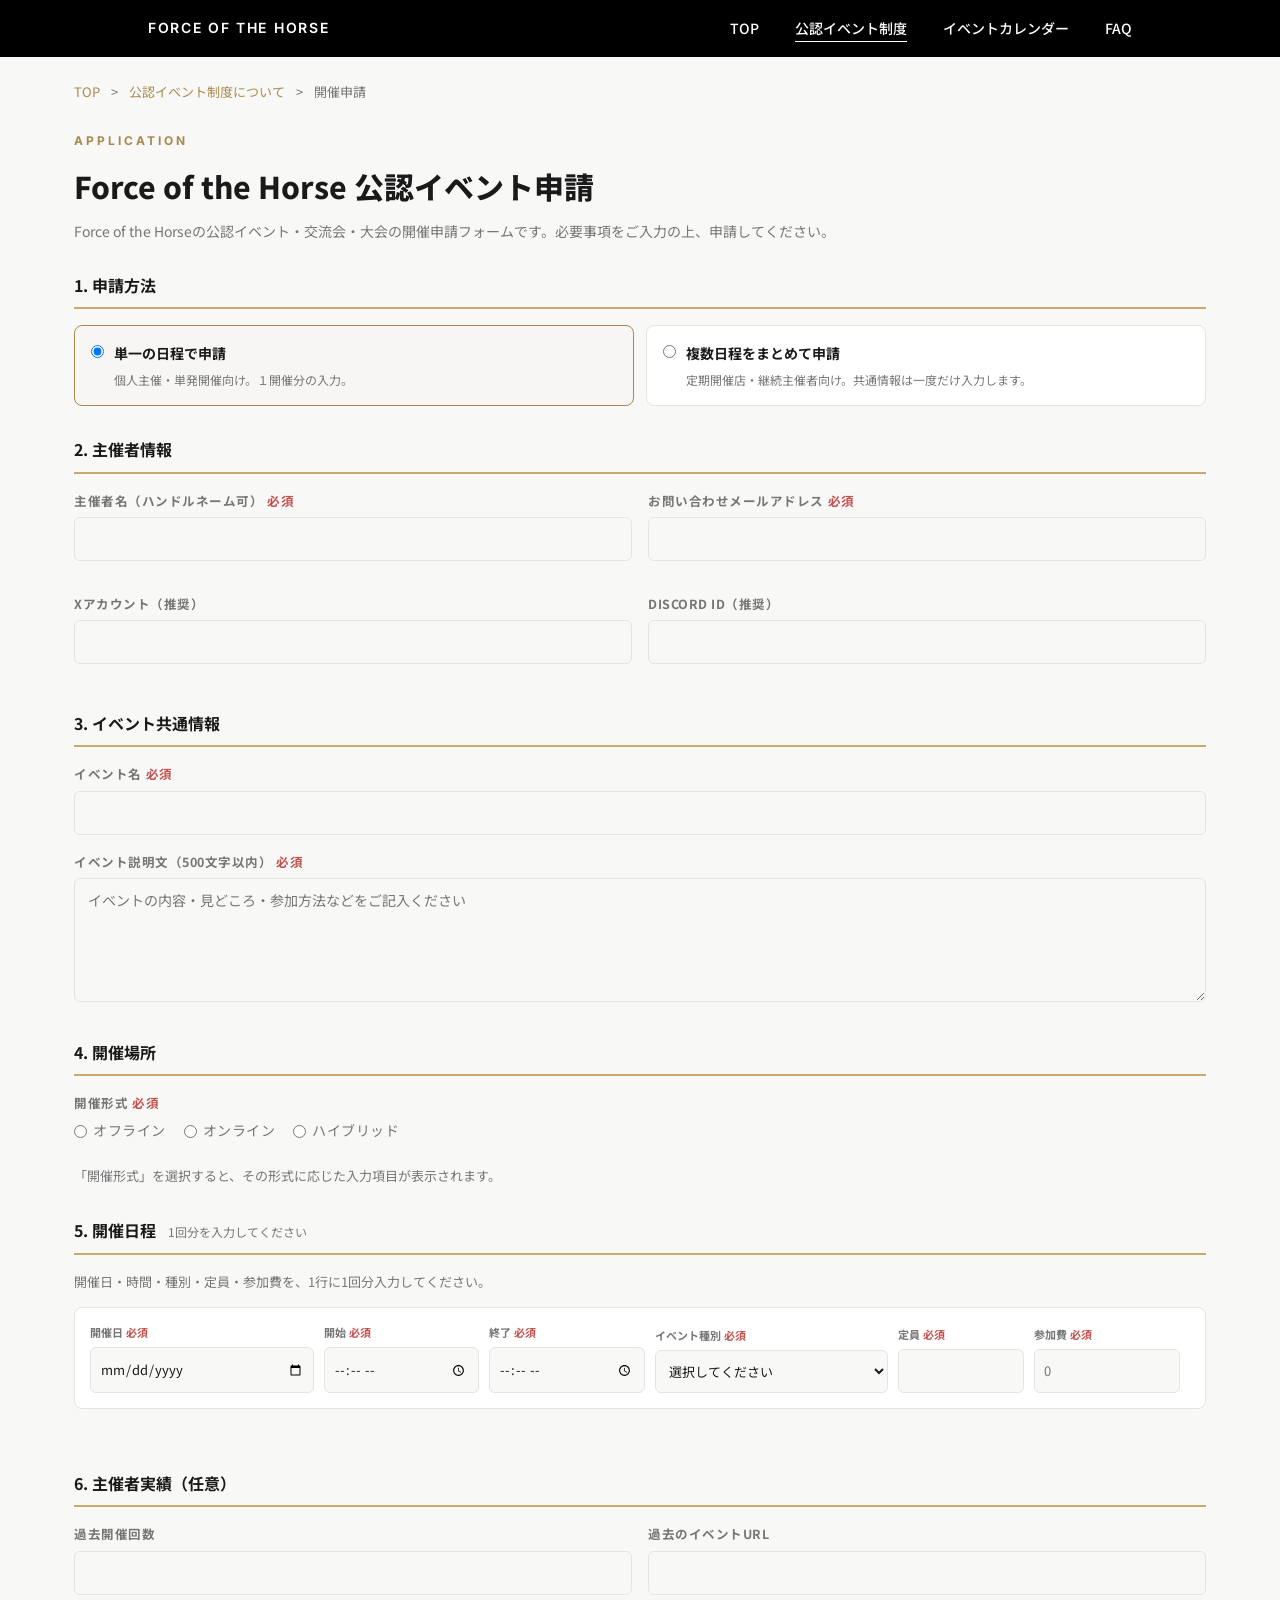
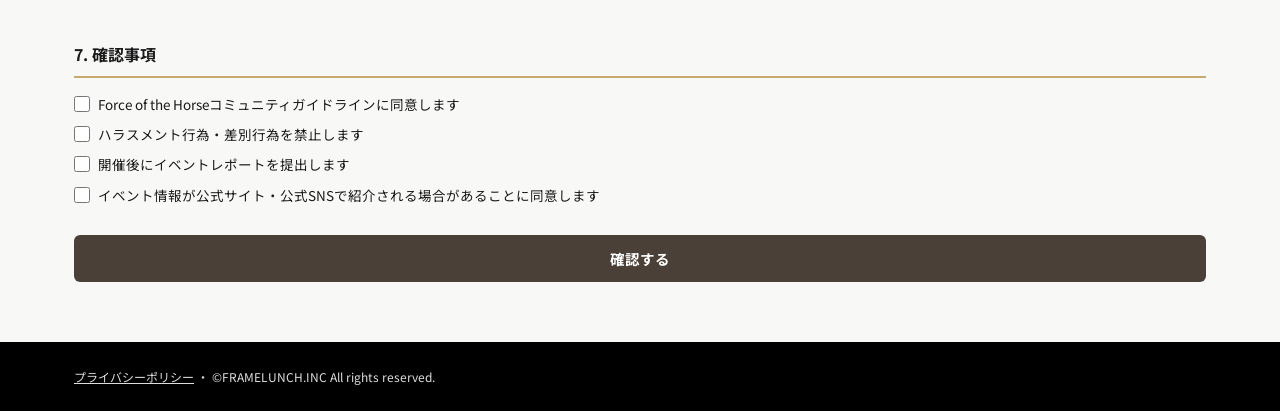
<file: apply.html>
<!DOCTYPE html>
<html lang="ja">
<head>
    <!-- Google tag (gtag.js) -->
    <script async src="https://www.googletagmanager.com/gtag/js?id=G-JZ09660SEQ"></script>
    <script>
      window.dataLayer = window.dataLayer || [];
      function gtag(){dataLayer.push(arguments);}
      gtag('js', new Date());

      gtag('config', 'G-JZ09660SEQ');
    </script>

    <meta charset="UTF-8">
    <meta name="viewport" content="width=device-width, initial-scale=1.0">
    <title>公認イベント申請 - Force of the Horse | イベント開催申請フォーム</title>
    <meta name="description" content="Force of the Horseの公認イベント（大会・交流会など）開催申請はこちらから。必要事項をご入力の上、お申し込みください。">
    <meta name="keywords" content="Force of the Horse,公認イベント,イベント申請,大会,交流会,TCG,カードゲーム" />
    <meta name="author" content="FRAMELUNCH.INC" />
    <link rel="canonical" href="https://force-of-the-horse.com/community/apply" />
    
    <!-- OGPタグ -->
    <meta property="og:title" content="公認イベント申請 - Force of the Horse | イベント開催申請フォーム" />
    <meta property="og:description" content="Force of the Horseの公認イベント（大会・交流会など）開催申請はこちらから。必要事項をご入力の上、お申し込みください。" />
    <meta property="og:type" content="website" />
    <meta property="og:url" content="https://force-of-the-horse.com/community/apply" />
    <meta property="og:image" content="https://force-of-the-horse.com/wp-content/themes/foth/ogp.jpg" />
    <meta property="og:site_name" content="Force of the Horse" />
    <meta property="og:locale" content="ja_JP" />
    
    <meta name="twitter:card" content="summary_large_image" />
    <meta name="twitter:title" content="公認イベント申請 - Force of the Horse | イベント開催申請フォーム" />
    <meta name="twitter:description" content="Force of the Horseの公認イベント（大会・交流会など）開催申請はこちらから。必要事項をご入力の上、お申し込みください。" />
    <meta name="twitter:image" content="https://force-of-the-horse.com/wp-content/themes/foth/ogp.jpg" />
    
    <!-- Favicon -->
    <link rel="icon" href="favicon.ico" />
    <link rel="shortcut icon" href="favicon.ico" type="image/x-icon" />
    
    <link rel="stylesheet" href="styles.css?v=20261008">
</head>
<body>
    <header class="site-header">
        <div class="header-inner">
            <a href="/community/" class="logo">FORCE OF THE HORSE</a>
            <nav class="main-nav">
                <ul>
                    <li><a href="/community/" class="nav-link">TOP</a></li>
                    <li><a href="certified-event-system" class="nav-link active">公認イベント制度</a></li>
                    <li><a href="event-calendar-page" class="nav-link">イベントカレンダー</a></li>
                    <li><a href="faq" class="nav-link">FAQ</a></li>
                </ul>
            </nav>
            <button class="nav-toggle" aria-label="メニュー">☰</button>
        </div>
    </header>

    <div class="max-w-5xl mx-auto px-5 py-12">
        <div class="breadcrumb">
            <a href="/community/">TOP</a>
            <span class="breadcrumb-sep">&gt;</span>
            <a href="certified-event-system">公認イベント制度について</a>
            <span class="breadcrumb-sep">&gt;</span>
            <span>開催申請</span>
            <span class="breadcrumb-sep" id="bc-confirm-sep" style="display:none;">&gt;</span>
            <span id="bc-confirm-current" style="display:none;">入力内容の確認</span>
        </div>

        <div class="page-head" id="apply-page-head">
            <p class="page-eyebrow">APPLICATION</p>
            <h1 class="page-title">Force of the Horse 公認イベント申請</h1>
            <p class="page-desc">Force of the Horseの公認イベント・交流会・大会の開催申請フォームです。必要事項をご入力の上、申請してください。</p>
        </div>

        <main class="form-card" id="apply-form-wrap">
        <form id="apply-form">
            <div style="position:absolute;left:-9999px;top:-9999px;" aria-hidden="true">
                <label for="hp_verify">このフィールドは空欄のままにしてください</label>
                <input type="text" id="hp_verify" name="hp_verify" tabindex="-1" autocomplete="off">
            </div>
            <div class="form-section">
                <h2>1. 申請方法</h2>
                <div class="application-mode-grid">
                    <label class="application-mode-card">
                        <input type="radio" name="applicationMode" value="single" checked>
                        <span>
                            <strong>単一の日程で申請</strong>
                            <small>個人主催・単発開催向け。１開催分の入力。</small>
                        </span>
                    </label>
                    <label class="application-mode-card">
                        <input type="radio" name="applicationMode" value="recurring">
                        <span>
                            <strong>複数日程をまとめて申請</strong>
                            <small>定期開催店・継続主催者向け。共通情報は一度だけ入力します。</small>
                        </span>
                    </label>
                </div>
            </div>

            <div class="form-section">
                <h2>2. 主催者情報</h2>
                <div class="form-row">
                    <div class="form-field">
                        <label>主催者名（ハンドルネーム可）<span class="req">必須</span></label>
                        <input type="text" name="organizerName" required>
                    </div>
                    <div class="form-field">
                        <label>お問い合わせメールアドレス<span class="req">必須</span></label>
                        <input type="email" name="organizerEmail" required>
                    </div>
                </div>
                <div class="form-row">
                    <div class="form-field">
                        <label>Xアカウント（推奨）</label>
                        <input type="text" name="xAccount">
                    </div>
                    <div class="form-field">
                        <label>Discord ID（推奨）</label>
                        <input type="text" name="discordId">
                    </div>
                </div>
            </div>

            <div class="form-section">
                <h2>3. イベント共通情報</h2>
                <div class="form-field">
                    <label>イベント名<span class="req">必須</span></label>
                    <input type="text" name="eventName" required>
                </div>
                <div class="form-field">
                    <label>イベント説明文（500文字以内）<span class="req">必須</span></label>
                    <textarea name="eventDescription" maxlength="500" rows="5" placeholder="イベントの内容・見どころ・参加方法などをご記入ください" required></textarea>
                </div>
            </div>

            <div class="form-section">
                <h2>4. 開催場所</h2>
                <div class="form-field">
                    <label>開催形式<span class="req">必須</span></label>
                    <div class="radio-group">
                        <label><input type="radio" name="eventFormat" value="オフライン" id="fmt-offline" required> オフライン</label>
                        <label><input type="radio" name="eventFormat" value="オンライン" id="fmt-online"> オンライン</label>
                        <label><input type="radio" name="eventFormat" value="ハイブリッド" id="fmt-hybrid"> ハイブリッド</label>
                    </div>
                </div>
                <p class="section-note">「開催形式」を選択すると、その形式に応じた入力項目が表示されます。</p>
                <!-- 開催場所: 開催形式の選択に応じて表示内容が切り替わる -->
                <div class="form-field venue-fields" data-format="オフライン" style="display:none;">
                    <label>会場名<span class="req">必須</span></label>
                    <input type="text" name="venueNameOffline" placeholder="店舗名・会場名など">
                    <label class="mt-2">ご住所<span class="req">必須</span></label>
                    <input type="text" name="venueAddressOffline" placeholder="都道府県・市区町村・番地など">
                </div>
                <div class="form-field venue-fields" data-format="オンライン" style="display:none;">
                    <label>会場名（サーバー名など）<span class="req">必須</span></label>
                    <input type="text" name="venueNameOnline" placeholder="Discordサーバー名など">
                </div>
                <div class="form-field venue-fields" data-format="ハイブリッド" style="display:none;">
                    <label>現地会場名<span class="req">必須</span></label>
                    <input type="text" name="venueNameHybridOnsite" placeholder="店舗名・会場名など">
                    <label class="mt-2">ご住所<span class="req">必須</span></label>
                    <input type="text" name="venueAddressHybrid" placeholder="都道府県・市区町村・番地など">
                    <label class="mt-2">オンライン会場名<span class="req">必須</span></label>
                    <input type="text" name="venueNameHybridOnline" placeholder="Discordサーバー名など">
                </div>
            </div>

            <div class="form-section">
                <h2>5. 開催日程 <small id="schedule-mode-note" class="section-heading-note">1回分を入力してください</small></h2>
                <p class="section-note">開催日・時間・種別・定員・参加費を、1行に1回分入力してください。</p>
                <div id="schedule-list" class="schedule-list"></div>
                <button type="button" id="add-schedule-btn" class="btn btn-outline add-schedule-btn" style="display:none;">＋ 日程を追加</button>
                <p id="schedule-error" class="form-error" role="alert"></p>
            </div>

            <div class="form-section">
                <h2>6. 主催者実績（任意）</h2>
                <div class="form-row">
                    <div class="form-field">
                        <label>過去開催回数</label>
                        <input type="number" name="pastCount" min="0">
                    </div>
                    <div class="form-field">
                        <label>過去のイベントURL</label>
                        <input type="url" name="pastUrl">
                    </div>
                </div>
            </div>

            <div class="form-section">
                <h2>7. 確認事項</h2>
                <div class="check-group">
                    <label><input type="checkbox" required> <span>Force of the Horseコミュニティガイドラインに同意します</span></label>
                    <label><input type="checkbox" required> <span>ハラスメント行為・差別行為を禁止します</span></label>
                    <label><input type="checkbox" required> <span>開催後にイベントレポートを提出します</span></label>
                    <label><input type="checkbox" required> <span>イベント情報が公式サイト・公式SNSで紹介される場合があることに同意します</span></label>
                </div>
            </div>

            <button type="submit" class="btn btn-primary btn-block">確認する</button>
        </form>
    </main>

    <main class="form-card" id="apply-confirm" style="display:none;">
        <div class="page-head">
            <p class="page-eyebrow">CONFIRM</p>
            <h1 class="page-title">入力内容の確認</h1>
            <p class="page-desc">以下の内容で申請を送信します。内容をご確認のうえ、「申請する」を押してください。</p>
        </div>

        <div id="apply-confirm-body"></div>

        <div class="confirm-note-box">送信後は申請内容を変更できません。内容をご確認のうえ、申請してください。</div>

        <div class="confirm-actions">
            <button type="button" id="apply-confirm-back" class="btn btn-outline">戻って修正する</button>
            <button type="button" id="apply-confirm-submit" class="btn btn-primary">申請する</button>
        </div>
    </main>

    <main class="form-card" id="apply-complete" style="display:none;">
        <div class="success-box">
            <div class="s-icon">✓</div>
            <h3>申請を受け付けました</h3>
            <p>Force of the Horse公認イベント申請を受け付けました。内容を確認後、運営事務局よりご連絡いたします。</p>
            <a href="/community/" class="btn btn-primary">トップへ戻る</a>
        </div>
    </main>
    </div>

    <footer>
        <div class="footer-inner">
            <p><a href="privacy">プライバシーポリシー</a> ・ ©FRAMELUNCH.INC All rights reserved.</p>
        </div>
    </footer>

    <script src="script.js?v=20261008b"></script>
</body>
</html>
</file>
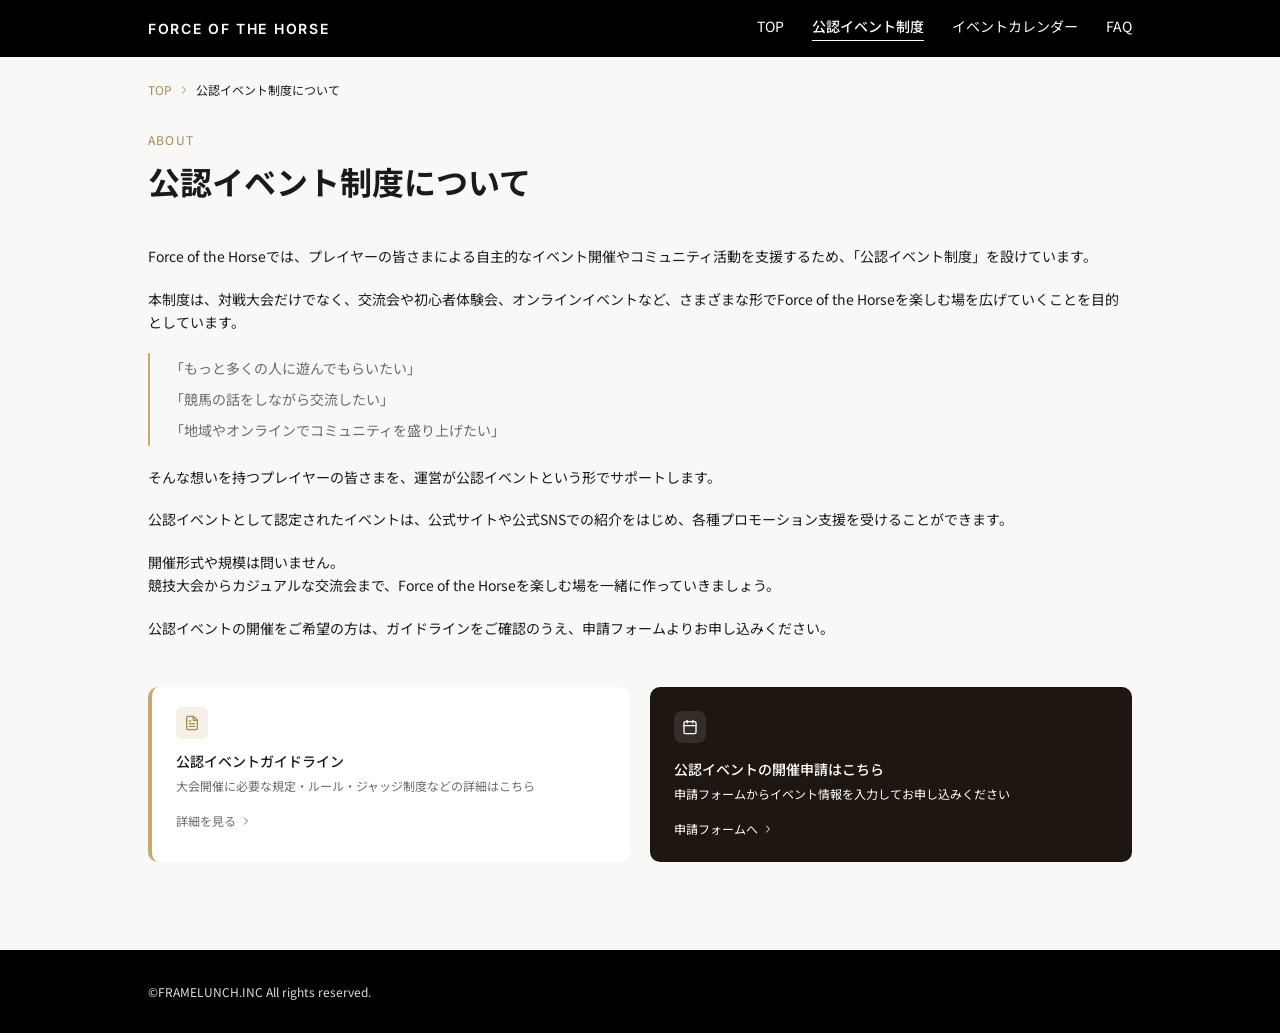
<file: certified-event-system.html>
<!DOCTYPE html>
<html lang="ja">

<head>
    <!-- Google tag (gtag.js) -->
    <script async src="https://www.googletagmanager.com/gtag/js?id=G-JZ09660SEQ"></script>
    <script>
      window.dataLayer = window.dataLayer || [];
      function gtag(){dataLayer.push(arguments);}
      gtag('js', new Date());

      gtag('config', 'G-JZ09660SEQ');
    </script>

  <meta charset="UTF-8">
  <meta name="viewport" content="width=device-width, initial-scale=1.0">
  <title>公認イベント制度について - Force of the Horse</title>
  <meta name="description" content="Force of the Horseの公認イベント制度についてご案内します。イベントの開催申請、ガイドライン、メリットなどをまとめています。">
  
  <!-- OGPタグ -->
  <meta property="og:title" content="公認イベント制度について - Force of the Horse" />
  <meta property="og:description" content="Force of the Horseの公認イベント制度についてご案内します。イベントの開催申請、ガイドライン、メリットなどをまとめています。" />
  <meta property="og:type" content="website" />
  <meta property="og:url" content="https://force-of-the-horse.com/community/certified-event-system" />
  <meta property="og:image" content="https://force-of-the-horse.com/wp-content/themes/foth/ogp.jpg" />
  <meta property="og:site_name" content="Force of the Horse" />
  <meta property="og:locale" content="ja_JP" />
  
  <meta name="twitter:card" content="summary_large_image" />
  <meta name="twitter:title" content="公認イベント制度について - Force of the Horse" />
  <meta name="twitter:description" content="Force of the Horseの公認イベント制度についてご案内します。イベントの開催申請、ガイドライン、メリットなどをまとめています。" />
  <meta name="twitter:image" content="https://force-of-the-horse.com/wp-content/themes/foth/ogp.jpg" />
  
  <!-- Favicon -->
  <link rel="icon" href="favicon.ico" />
  <link rel="shortcut icon" href="favicon.ico" type="image/x-icon" />
  
  <link rel="preconnect" href="https://fonts.googleapis.com">
  <link rel="preconnect" href="https://fonts.gstatic.com" crossorigin>
  <link
    href="https://fonts.googleapis.com/css2?family=Chakra+Petch:wght@600;700&family=Inter:wght@600&family=Noto+Sans+JP:wght@400;500;700&display=swap"
    rel="stylesheet">
  <style>
    /* CSS Variables from sample design */
    :root {
      --font-size: 16px;
      --background: #f8f8f7;
      --foreground: #1a1a18;
      --card: #ffffff;
      --card-foreground: #1a1a18;
      --popover: #ffffff;
      --popover-foreground: #1a1a18;
      --primary: #000000;
      --primary-foreground: #ffffff;
      --secondary: #eee;
      --secondary-foreground: #1a1a18;
      --muted: #ebebea;
      --muted-foreground: #6b6b68;
      --accent: #5eff00;
      --accent-foreground: #1a1a18;
      --accent-dark: #a88a4f;
      --destructive: #d4183d;
      --destructive-foreground: #ffffff;
      --border: rgba(26, 26, 24, 0.1);
      --input: transparent;
      --input-background: #f3f3f5;
      --switch-background: #cbced4;
      --font-weight-medium: 500;
      --font-weight-normal: 400;
      --ring: oklch(0.708 0 0);
      --radius: 0.625rem;

      /* Tag colors */
      --tag-news: #ff0000;
      --tag-event: #ff9000;
      --tag-faq: #00ffbb;
      --tag-area: #e600ff;
      --tag-social: #ff7b00;
      --day-sun: #ff6467;
      --day-sat: #51a2ff;

      /* Sample design tokens */
      --color-black: #000000;
      --section-bg: #eee;

      /* Fonts */
      --font-jp: "Noto Sans JP", sans-serif;
      --font-display: "Chakra Petch", sans-serif;
      --font-logo: "Inter", sans-serif;
    }

    /* Base styles */
    * {
      margin: 0;
      padding: 0;
      box-sizing: border-box;
    }

    html,
    body {
      height: 100%;
      font-family: 'Noto Sans JP', 'Inter', sans-serif;
      background-color: var(--background);
      color: var(--foreground);
      line-height: 1.5;
    }

    /* Utility classes converted from Tailwind */
    .min-h-screen {
      min-height: 100vh;
    }

    .max-w-5xl {
      max-width: 64rem;
      margin-left: auto;
      margin-right: auto;
    }

    .px-5 {
      padding-left: 1.25rem;
      padding-right: 1.25rem;
    }

    .py-12 {
      padding-top: 3rem;
      padding-bottom: 3rem;
    }

    .py-6 {
      padding-top: 1.5rem;
      padding-bottom: 1.5rem;
    }

    .py-8 {
      padding-top: 2rem;
      padding-bottom: 2rem;
    }

    .mb-1 {
      margin-bottom: 0.25rem;
    }

    .mb-2 {
      margin-bottom: 0.5rem;
    }

    .mb-3 {
      margin-bottom: 0.75rem;
    }

    .mb-4 {
      margin-bottom: 1rem;
    }

    .mb-5 {
      margin-bottom: 1.25rem;
    }

    .mb-6 {
      margin-bottom: 1.5rem;
    }

    .mb-8 {
      margin-bottom: 2rem;
    }

    .mb-10 {
      margin-bottom: 2.5rem;
    }

    .mb-12 {
      margin-bottom: 3rem;
    }

    .mb-14 {
      margin-bottom: 3.5rem;
    }

    .mt-2 {
      margin-top: 0.5rem;
    }

    .mt-3 {
      margin-top: 0.75rem;
    }

    .mt-4 {
      margin-top: 1rem;
    }

    .mt-6 {
      margin-top: 1.5rem;
    }

    .mt-8 {
      margin-top: 2rem;
    }

    .mt-12 {
      margin-top: 3rem;
    }

    .mt-16 {
      margin-top: 4rem;
    }

    .gap-1 {
      gap: 0.25rem;
    }

    .gap-1\.5 {
      gap: 0.375rem;
    }

    .gap-2 {
      gap: 0.5rem;
    }

    .gap-3 {
      gap: 0.75rem;
    }

    .gap-4 {
      gap: 1rem;
    }

    .gap-6 {
      gap: 1.5rem;
    }

    .gap-7 {
      gap: 1.75rem;
    }

    .gap-8 {
      gap: 2rem;
    }

    .gap-12 {
      gap: 3rem;
    }

    .flex {
      display: flex;
    }

    .flex-col {
      flex-direction: column;
    }

    .items-center {
      align-items: center;
    }

    .items-start {
      align-items: flex-start;
    }

    .justify-between {
      justify-content: space-between;
    }

    .justify-center {
      justify-content: center;
    }

    .text-center {
      text-align: center;
    }

    .text-left {
      text-align: left;
    }

    .grid {
      display: grid;
    }

    .grid-cols-1 {
      grid-template-columns: repeat(1, minmax(0, 1fr));
    }

    .grid-cols-2 {
      grid-template-columns: repeat(2, minmax(0, 1fr));
    }

    .grid-cols-3 {
      grid-template-columns: repeat(3, minmax(0, 1fr));
    }

    .grid-cols-5 {
      grid-template-columns: repeat(5, minmax(0, 1fr));
    }

    .hidden {
      display: none;
    }

    .block {
      display: block;
    }

    .inline-block {
      display: inline-block;
    }

    .inline-flex {
      display: inline-flex;
    }

    .w-full {
      width: 100%;
    }

    .h-full {
      height: 100%;
    }

    .h-14 {
      height: 3.5rem;
    }

    .h-56 {
      height: 14rem;
    }

    .h-72 {
      height: 18rem;
    }

    .h-8 {
      height: 2rem;
    }

    .h-10 {
      height: 2.5rem;
    }

    .h-6 {
      height: 1.5rem;
    }

    .w-2\.5 {
      width: 0.625rem;
    }

    .w-6 {
      width: 1.5rem;
    }

    .w-8 {
      width: 2rem;
    }

    .w-10 {
      width: 2.5rem;
    }

    .shrink-0 {
      flex-shrink: 0;
    }

    .relative {
      position: relative;
    }

    .absolute {
      position: absolute;
    }

    .fixed {
      position: fixed;
    }

    .inset-0 {
      top: 0;
      right: 0;
      bottom: 0;
      left: 0;
    }

    .sticky {
      position: sticky;
    }

    .sticky.top-0 {
      top: 0;
    }

    .z-10 {
      z-index: 10;
    }

    .z-50 {
      z-index: 50;
    }

    .rounded-lg {
      border-radius: var(--radius);
    }

    .rounded-md {
      border-radius: calc(var(--radius) - 2px);
    }

    .rounded-sm {
      border-radius: calc(var(--radius) - 4px);
    }

    .rounded-full {
      border-radius: 9999px;
    }

    .rounded-xl {
      border-radius: calc(var(--radius) + 4px);
    }

    .border {
      border: 1px solid var(--border);
    }

    .border-t {
      border-top: 1px solid var(--border);
    }

    .border-b {
      border-bottom: 1px solid var(--border);
    }

    .border-l-2 {
      border-left: 2px solid #c8a96e;
    }

    .border-l-2-border {
      border-left: 2px solid var(--border);
    }

    .bg-background {
      background-color: var(--background);
    }

    .bg-card {
      background-color: var(--card);
    }

    .bg-primary {
      background-color: var(--primary);
    }

    .bg-secondary {
      background-color: var(--secondary);
    }

    .bg-muted {
      background-color: var(--muted);
    }

    .bg-accent\/20 {
      background-color: color-mix(in srgb, var(--accent) 20%, transparent);
    }

    .bg-accent\/30 {
      background-color: color-mix(in srgb, var(--accent) 30%, transparent);
    }

    .bg-primary-foreground\/10 {
      background-color: color-mix(in srgb, var(--primary-foreground) 10%, transparent);
    }

    .bg-foreground\/20 {
      background-color: color-mix(in srgb, var(--foreground) 20%, transparent);
    }

    .text-foreground {
      color: var(--foreground);
    }

    .text-primary-foreground {
      color: var(--primary-foreground);
    }

    .text-muted-foreground {
      color: var(--muted-foreground);
    }

    .text-accent {
      color: var(--accent-foreground);
    }

    .text-red-400 {
      color: #f87171;
    }

    .text-blue-400 {
      color: #60a5fa;
    }

    .text-xs {
      font-size: 0.75rem;
    }

    .text-10px {
      font-size: 0.625rem;
      line-height: 1.2;
    }

    .text-sm {
      font-size: 0.875rem;
    }

    .text-base {
      font-size: 1rem;
    }

    .text-2xl {
      font-size: 1.5rem;
    }

    .text-4xl {
      font-size: 2.25rem;
    }

    .font-medium {
      font-weight: var(--font-weight-medium);
    }

    .font-semibold {
      font-weight: 600;
    }

    .tracking-widest {
      letter-spacing: 0.1em;
    }

    .uppercase {
      text-transform: uppercase;
    }

    .leading-snug {
      line-height: 1.375;
    }

    .leading-relaxed {
      line-height: 1.625;
    }

    .leading-tight {
      line-height: 1.25;
    }

    .object-cover {
      object-fit: cover;
    }

    .opacity-20 {
      opacity: 0.2;
    }

    .opacity-90 {
      opacity: 0.9;
    }

    .opacity-40 {
      opacity: 0.4;
    }

    .opacity-50 {
      opacity: 0.5;
    }

    .opacity-70 {
      opacity: 0.7;
    }

    .transition-colors {
      transition-property: color, background-color, border-color;
      transition-duration: 0.15s;
    }

    .transition-all {
      transition-property: all;
      transition-duration: 0.15s;
    }

    .transition-opacity {
      transition-property: opacity;
      transition-duration: 0.15s;
    }

    .hover\:bg-secondary:hover {
      background-color: var(--secondary);
    }

    .hover\:text-foreground:hover {
      color: var(--foreground);
    }

    .hover\:text-accent:hover {
      color: var(--accent-foreground);
    }

    .hover\:border-foreground\/30:hover {
      border-color: color-mix(in srgb, var(--foreground) 30%, transparent);
    }

    .hover\:shadow-sm:hover {
      box-shadow: 0 1px 2px 0 rgb(0 0 0 / 0.05);
    }

    .hover\:opacity-90:hover {
      opacity: 0.9;
    }

    .focus\:outline-none:focus {
      outline: none;
    }

    .focus\:ring-1:focus {
      box-shadow: 0 0 0 1px var(--ring);
    }

    .disabled\:opacity-40:disabled {
      opacity: 0.4;
    }

    .disabled\:cursor-not-allowed:disabled {
      cursor: not-allowed;
    }

    .cursor-pointer {
      cursor: pointer;
    }

    .cursor-not-allowed {
      cursor: not-allowed;
    }

    .space-y-1\.5>*+* {
      margin-top: 0.375rem;
    }

    .space-y-2>*+* {
      margin-top: 0.5rem;
    }

    .space-y-3>*+* {
      margin-top: 0.75rem;
    }

    .space-y-4>*+* {
      margin-top: 1rem;
    }

    .space-y-5>*+* {
      margin-top: 1.25rem;
    }

    .space-y-12>*+* {
      margin-top: 3rem;
    }

    .divide-y>*+* {
      border-top: 1px solid var(--border);
    }

    .divide-b>*+* {
      border-top: 1px solid var(--border);
    }

    .border-collapse {
      border-collapse: collapse;
    }

    .table {
      display: table;
    }

    .p-1 {
      padding: 0.25rem;
    }

    .p-1\.5 {
      padding: 0.375rem;
    }

    .p-2 {
      padding: 0.5rem;
    }

    .p-2\.5 {
      padding: 0.625rem;
    }

    .p-3 {
      padding: 0.75rem;
    }

    .p-4 {
      padding: 1rem;
    }

    .p-5 {
      padding: 1.25rem;
    }

    .p-6 {
      padding: 1.5rem;
    }

    .px-1 {
      padding-left: 0.25rem;
      padding-right: 0.25rem;
    }

    .px-3 {
      padding-left: 0.75rem;
      padding-right: 0.75rem;
    }

    .px-4 {
      padding-left: 1rem;
      padding-right: 1rem;
    }

    .px-5 {
      padding-left: 1.25rem;
      padding-right: 1.25rem;
    }

    .px-6 {
      padding-left: 1.5rem;
      padding-right: 1.5rem;
    }

    .py-0\.5 {
      padding-top: 0.125rem;
      padding-bottom: 0.125rem;
    }

    .py-1 {
      padding-top: 0.25rem;
      padding-bottom: 0.25rem;
    }

    .py-1\.5 {
      padding-top: 0.375rem;
      padding-bottom: 0.375rem;
    }

    .py-2 {
      padding-top: 0.5rem;
      padding-bottom: 0.5rem;
    }

    .py-2\.5 {
      padding-top: 0.625rem;
      padding-bottom: 0.625rem;
    }

    .py-3 {
      padding-top: 0.75rem;
      padding-bottom: 0.75rem;
    }

    .py-4 {
      padding-top: 1rem;
      padding-bottom: 1rem;
    }

    .py-5 {
      padding-top: 1.25rem;
      padding-bottom: 1.25rem;
    }

    .pb-2 {
      padding-bottom: 0.5rem;
    }

    .pb-3 {
      padding-bottom: 0.75rem;
    }

    .pr-4 {
      padding-right: 1rem;
    }

    .pr-8 {
      padding-right: 2rem;
    }

    .pr-10 {
      padding-right: 2.5rem;
    }

    .pl-4 {
      padding-left: 1rem;
    }

    .pl-5 {
      padding-left: 1.25rem;
    }

    .backdrop-blur-sm {
      backdrop-filter: blur(4px);
    }

    .shadow-lg {
      box-shadow: 0 10px 15px -3px rgb(0 0 0 / 0.1), 0 4px 6px -4px rgb(0 0 0 / 0.1);
    }

    .resize-none {
      resize: none;
    }

    .truncate {
      overflow: hidden;
      text-overflow: ellipsis;
      white-space: nowrap;
    }

    .break-all {
      word-break: break-all;
    }

    .underline {
      text-decoration: underline;
    }

    .underline-offset-2 {
      text-underline-offset: 2px;
    }

    /* Responsive */
    @media (min-width: 768px) {
      .md\:flex {
        display: flex;
      }

      .md\:hidden {
        display: none;
      }

      .md\:text-base {
        font-size: 1rem;
      }

      .md\:text-4xl {
        font-size: 2.25rem;
      }

      .md\:h-72 {
        height: 18rem;
      }

      .md\:pr-10 {
        padding-right: 2.5rem;
      }

      .md\:grid-cols-2 {
        grid-template-columns: repeat(2, minmax(0, 1fr));
      }

      .md\:grid-cols-3 {
        grid-template-columns: repeat(3, minmax(0, 1fr));
      }

      .md\:grid-cols-5 {
        grid-template-columns: repeat(5, minmax(0, 1fr));
      }

      .md\:col-span-2 {
        grid-column: span 2 / span 2;
      }

      .md\:col-span-3 {
        grid-column: span 3 / span 3;
      }
    }

    @media (min-width: 1024px) {
      .lg\:grid-cols-3 {
        grid-template-columns: repeat(3, minmax(0, 1fr));
      }

      .lg\:grid-cols-5 {
        grid-template-columns: repeat(5, minmax(0, 1fr));
      }

      .lg\:col-span-2 {
        grid-column: span 2 / span 2;
      }

      .lg\:col-span-3 {
        grid-column: span 3 / span 3;
      }
    }

    @media (min-width: 640px) {
      .sm\:grid-cols-2 {
        grid-template-columns: repeat(2, minmax(0, 1fr));
      }

      .sm\:flex-row {
        flex-direction: row;
      }
    }

    /* Custom styles for interactive elements */
    button {
      font-family: inherit;
      cursor: pointer;
      border: none;
      background: none;
    }

    input,
    select,
    textarea {
      font-family: inherit;
    }

    .page {
      display: none;
    }

    .page.active {
      display: block;
    }

    .nav-link {
      color: var(--muted-foreground);
      font-size: 0.875rem;
      transition: color 0.15s;
      padding-bottom: 0.125rem;
      border-bottom: none;
    }

    .nav-link:hover {
      color: var(--foreground);
    }

    .nav-link.active {
      color: var(--foreground);
      border-bottom: 1px solid var(--foreground);
      font-weight: var(--font-weight-medium);
    }

    .mobile-menu {
      display: none;
    }

    @media (max-width: 767px) {
      .mobile-menu.open {
        display: block;
      }
    }

    /* Quick link cards */
    .quick-link-card {
      text-align: left;
      background-color: var(--card);
      border: 1px solid var(--border);
      border-radius: var(--radius);
      padding: 1.25rem;
      transition: all 0.15s;
    }

    .quick-link-card:hover {
      border-color: color-mix(in srgb, var(--foreground) 30%, transparent);
      box-shadow: 0 1px 2px 0 rgb(0 0 0 / 0.05);
    }

    .quick-link-card .icon {
      display: inline-flex;
      align-items: center;
      justify-content: center;
      width: 2rem;
      height: 2rem;
      border-radius: 0.375rem;
      background-color: var(--secondary);
      margin-bottom: 0.75rem;
      color: var(--foreground);
      transition: background-color 0.15s;
    }

    .quick-link-card:hover .icon {
      background-color: color-mix(in srgb, var(--accent) 30%, transparent);
    }

    /* ============================================================
       Sample design alignment overrides
       ============================================================ */

    /* -- Header / Navbar: black bar with white links -- */
    header.sticky {
      background-color: var(--color-black);
      border-bottom: 1px solid var(--color-black);
    }

    header.sticky .text-foreground {
      color: #ffffff;
    }

    header.sticky .hover\:text-accent:hover {
      color: #ffffff;
      opacity: 0.75;
    }

    header.sticky .nav-link {
      color: #ffffff;
      opacity: 1;
      border-bottom: 1px solid transparent;
      padding-bottom: 3px;
    }

    header.sticky .nav-link:hover {
      color: #ffffff;
      opacity: 0.75;
    }

    header.sticky .nav-link.active {
      color: #ffffff;
      border-bottom-color: #ffffff;
      opacity: 1;
    }

    header.sticky button[onclick^="toggleMobileMenu"] {
      color: #ffffff;
    }

    #mobile-menu.mobile-menu {
      background-color: var(--color-black);
      border-top: 1px solid var(--color-black);
    }

    #mobile-menu.mobile-menu .nav-link {
      color: #ffffff;
      border-bottom-color: rgba(255, 255, 255, 0.15);
    }

    /* -- Apply CTA card: lighter warm charcoal instead of pure black -- */
    a.bg-primary.rounded-lg.p-6 {
      background-color: #1d1611;
    }

    /* -- Quick link cards: spaced grid, gold left border, square icon -- */
    .quick-links-grid {
      gap: 20px;
    }

    .quick-link-card {
      background-color: #ffffff;
      border: none;
      border-left: 4px solid #c8a96e;
      border-radius: var(--radius);
      padding: 20px 20px 20px 24px;
      box-shadow: none;
    }

    .quick-link-card:hover {
      border-color: #a88a4f;
      box-shadow: 0 6px 16px rgba(0, 0, 0, 0.08);
      transform: translateY(-2px);
    }

    .quick-link-card .icon {
      width: 32px;
      height: 32px;
      border-radius: 0.375rem;
      background-color: rgba(200, 169, 110, 0.16);
      color: #a88a4f;
    }

    .quick-link-card:hover .icon {
      background-color: rgba(200, 169, 110, 0.28);
    }

    /* -- Footer: black bar -- */
    footer.border-t {
      background-color: var(--color-black);
      border-top: 1px solid var(--color-black);
    }

    footer.border-t .text-muted-foreground {
      color: #dddddd;
    }

    /* -- Remove underline from all anchor tags -- */
    a {
      text-decoration: none;
    }

    /* Breadcrumb */
    .breadcrumb {
      display: flex;
      align-items: center;
      gap: 0.375rem;
      font-size: 0.75rem;
      color: var(--accent-dark);
      margin-bottom: 2rem;
    }

    .breadcrumb button {
      color: var(--accent-dark);
      transition: color 0.15s;
    }

    .breadcrumb a {
      color: var(--accent-dark);
      text-decoration: none;
    }

    .breadcrumb button:hover {
      color: var(--foreground);
    }

    .breadcrumb a:hover {
      text-decoration: underline;
    }

    .breadcrumb .current {
      color: var(--foreground);
    }
  </style>
</head>

<body>
  <div class="min-h-screen bg-background text-foreground">
    <!-- Navigation -->
    <header class="sticky top-0 z-50 bg-background border-b">
      <div class="max-w-5xl mx-auto px-5 h-14 flex items-center justify-between">
        <a href="/community/"
          class="font-semibold text-sm tracking-widest uppercase text-foreground hover:text-accent transition-colors"
          style="font-family: 'Inter', 'Noto Sans JP', sans-serif; letter-spacing: 0.12em;">
          Force of the Horse
        </a>

        <nav class="hidden md:flex items-center gap-7">
          <a href="/community/" class="nav-link">TOP</a>
          <a href="certified-event-system" class="nav-link active">公認イベント制度</a>
          <a href="event-calendar-page" class="nav-link">イベントカレンダー</a>
          <a href="faq" class="nav-link">FAQ</a>
        </nav>

        <button class="md:hidden p-1" onclick="toggleMobileMenu()">
          <svg id="menu-icon" width="20" height="20" viewBox="0 0 24 24" fill="none" stroke="currentColor"
            stroke-width="2" stroke-linecap="round" stroke-linejoin="round">
            <line x1="3" y1="12" x2="21" y2="12"></line>
            <line x1="3" y1="6" x2="21" y2="6"></line>
            <line x1="3" y1="18" x2="21" y2="18"></line>
          </svg>
          <svg id="close-icon" class="hidden" width="20" height="20" viewBox="0 0 24 24" fill="none"
            stroke="currentColor" stroke-width="2" stroke-linecap="round" stroke-linejoin="round">
            <line x1="18" y1="6" x2="6" y2="18"></line>
            <line x1="6" y1="6" x2="18" y2="18"></line>
          </svg>
        </button>
      </div>

      <div id="mobile-menu" class="mobile-menu md:hidden bg-background border-t">
        <a href="/community/" onclick="closeMobileMenu();"
          class="block w-full text-left px-5 py-3 text-sm border-b nav-link">TOP</a>
        <a href="certified-event-system" onclick="closeMobileMenu();"
          class="block w-full text-left px-5 py-3 text-sm border-b nav-link active">公認イベント制度</a>
        <a href="event-calendar-page" onclick="closeMobileMenu();"
          class="block w-full text-left px-5 py-3 text-sm border-b nav-link">イベントカレンダー</a>
        <a href="faq" onclick="closeMobileMenu();"
          class="block w-full text-left px-5 py-3 text-sm border-b nav-link">FAQ</a>
      </div>
    </header>

    <!-- Main Content -->
    <main>
      <div class="max-w-5xl mx-auto px-5 py-6">
        <div class="breadcrumb">
          <a href="/community/">TOP</a>
          <svg width="12" height="12" viewBox="0 0 24 24" fill="none" stroke="currentColor" stroke-width="2"
            stroke-linecap="round" stroke-linejoin="round">
            <polyline points="9 18 15 12 9 6"></polyline>
          </svg>
          <span class="current">公認イベント制度について</span>
        </div>

        <header class="mb-10">
          <p class="text-xs tracking-widest uppercase mb-2" style="color: var(--accent-dark);">About</p>
          <h1 class="page-title">公認イベント制度について</h1>
        </header>

        <div class="max-w-2xl space-y-5 text-sm text-foreground leading-relaxed mb-12">
          <p>
            Force of the Horseでは、プレイヤーの皆さまによる自主的なイベント開催やコミュニティ活動を支援するため、「公認イベント制度」を設けています。
          </p>
          <p>
            本制度は、対戦大会だけでなく、交流会や初心者体験会、オンラインイベントなど、さまざまな形でForce of the Horseを楽しむ場を広げていくことを目的としています。
          </p>
          <div class="border-l-2 border-accent pl-5 py-1 space-y-2 text-muted-foreground">
            <p>「もっと多くの人に遊んでもらいたい」</p>
            <p>「競馬の話をしながら交流したい」</p>
            <p>「地域やオンラインでコミュニティを盛り上げたい」</p>
          </div>
          <p>
            そんな想いを持つプレイヤーの皆さまを、運営が公認イベントという形でサポートします。
          </p>
          <p>
            公認イベントとして認定されたイベントは、公式サイトや公式SNSでの紹介をはじめ、各種プロモーション支援を受けることができます。
          </p>
          <p>
            開催形式や規模は問いません。<br />
            競技大会からカジュアルな交流会まで、Force of the Horseを楽しむ場を一緒に作っていきましょう。
          </p>
          <p>
            公認イベントの開催をご希望の方は、ガイドラインをご確認のうえ、申請フォームよりお申し込みください。
          </p>
        </div>

        <div class="grid grid-cols-1 sm:grid-cols-2 gap-4 max-w-2xl quick-links-grid">
          <a href="guideline" class="quick-link-card">
            <span class="icon">
              <svg width="16" height="16" viewBox="0 0 24 24" fill="none" stroke="currentColor" stroke-width="2"
                stroke-linecap="round" stroke-linejoin="round">
                <path d="M14 2H6a2 2 0 0 0-2 2v16a2 2 0 0 0 2 2h12a2 2 0 0 0 2-2V8z"></path>
                <polyline points="14 2 14 8 20 8"></polyline>
                <line x1="16" y1="13" x2="8" y2="13"></line>
                <line x1="16" y1="17" x2="8" y2="17"></line>
                <polyline points="10 9 9 9 8 9"></polyline>
              </svg>
            </span>
            <h3 class="text-sm font-medium text-foreground mb-1 hover:text-accent transition-colors">公認イベントガイドライン</h3>
            <p class="text-xs text-muted-foreground leading-relaxed">大会開催に必要な規定・ルール・ジャッジ制度などの詳細はこちら</p>
            <div
              class="mt-4 flex items-center gap-1 text-xs text-muted-foreground hover:text-foreground transition-colors">
              <span>詳細を見る</span>
              <svg width="12" height="12" viewBox="0 0 24 24" fill="none" stroke="currentColor" stroke-width="2"
                stroke-linecap="round" stroke-linejoin="round">
                <polyline points="9 18 15 12 9 6"></polyline>
              </svg>
            </div>
          </a>

          <a href="apply"
            class="text-left bg-primary text-primary-foreground rounded-lg p-6 hover:opacity-90 transition-all">
            <span
              class="inline-flex items-center justify-center w-8 h-8 rounded-md bg-primary-foreground/10 mb-4 transition-colors">
              <svg width="16" height="16" viewBox="0 0 24 24" fill="none" stroke="currentColor" stroke-width="2"
                stroke-linecap="round" stroke-linejoin="round" class="text-primary-foreground">
                <rect x="3" y="4" width="18" height="18" rx="2" ry="2"></rect>
                <line x1="16" y1="2" x2="16" y2="6"></line>
                <line x1="8" y1="2" x2="8" y2="6"></line>
                <line x1="3" y1="10" x2="21" y2="10"></line>
              </svg>
            </span>
            <h3 class="text-sm font-medium mb-1">公認イベントの開催申請はこちら</h3>
            <p class="text-xs text-primary-foreground/70 leading-relaxed">申請フォームからイベント情報を入力してお申し込みください</p>
            <div
              class="mt-4 flex items-center gap-1 text-xs text-primary-foreground/70 hover:text-primary-foreground transition-colors">
              <span>申請フォームへ</span>
              <svg width="12" height="12" viewBox="0 0 24 24" fill="none" stroke="currentColor" stroke-width="2"
                stroke-linecap="round" stroke-linejoin="round">
                <polyline points="9 18 15 12 9 6"></polyline>
              </svg>
            </div>
          </a>
        </div>
      </div>
    </main>

    <!-- Footer -->
    <footer class="border-t mt-16">
      <div class="max-w-5xl mx-auto px-5 py-8">
        <p class="text-xs text-muted-foreground">
          ©FRAMELUNCH.INC All rights reserved.
        </p>
      </div>
    </footer>
  </div>

  <script>
    // Mobile menu functionality
    function toggleMobileMenu() {
      const menu = document.getElementById('mobile-menu');
      const menuIcon = document.getElementById('menu-icon');
      const closeIcon = document.getElementById('close-icon');

      menu.classList.toggle('open');
      menuIcon.classList.toggle('hidden');
      closeIcon.classList.toggle('hidden');
    }

    function closeMobileMenu() {
      const menu = document.getElementById('mobile-menu');
      const menuIcon = document.getElementById('menu-icon');
      const closeIcon = document.getElementById('close-icon');

      menu.classList.remove('open');
      menuIcon.classList.remove('hidden');
      closeIcon.classList.add('hidden');
    }
  </script>
</body>

</html>
</file>
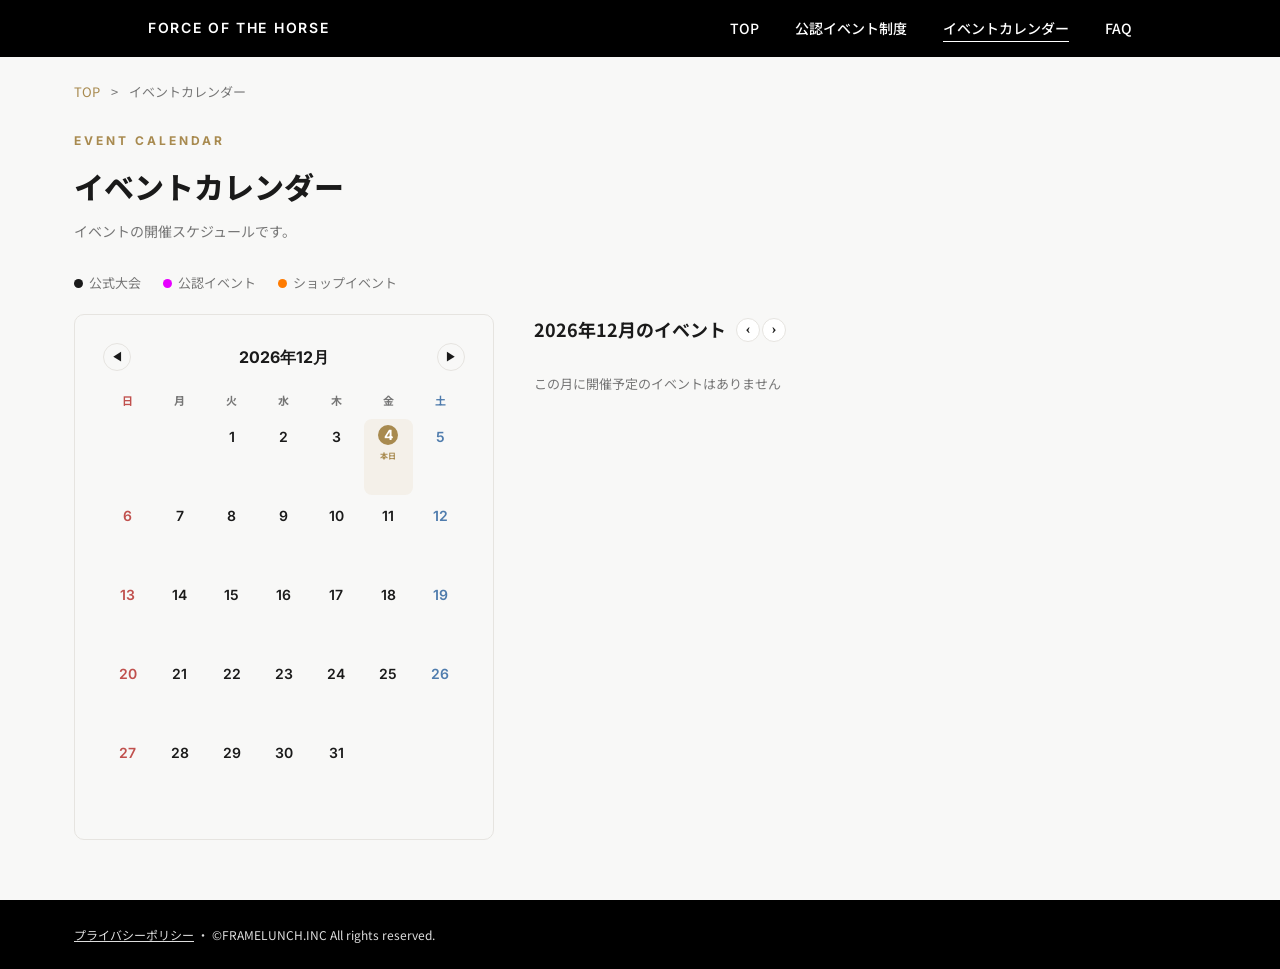
<file: event-calendar-page.html>
<!DOCTYPE html>
<html lang="ja">
<head>
    <!-- Google tag (gtag.js) -->
    <script async src="https://www.googletagmanager.com/gtag/js?id=G-JZ09660SEQ"></script>
    <script>
      window.dataLayer = window.dataLayer || [];
      function gtag(){dataLayer.push(arguments);}
      gtag('js', new Date());

      gtag('config', 'G-JZ09660SEQ');
    </script>

    <meta charset="UTF-8">
    <meta name="viewport" content="width=device-width, initial-scale=1.0">
    <title>イベントカレンダー - Force of the Horse</title>
    <meta name="description" content="Force of the Horseの公認大会・交流会などイベントの開催スケジュールを確認できます。">
    
    <!-- OGPタグ -->
    <meta property="og:title" content="イベントカレンダー - Force of the Horse" />
    <meta property="og:description" content="Force of the Horseの公認大会・交流会などイベントの開催スケジュールを確認できます。" />
    <meta property="og:type" content="website" />
    <meta property="og:url" content="https://force-of-the-horse.com/community/event-calendar-page" />
    <meta property="og:image" content="https://force-of-the-horse.com/wp-content/themes/foth/ogp.jpg" />
    <meta property="og:site_name" content="Force of the Horse" />
    <meta property="og:locale" content="ja_JP" />
    
    <meta name="twitter:card" content="summary_large_image" />
    <meta name="twitter:title" content="イベントカレンダー - Force of the Horse" />
    <meta name="twitter:description" content="Force of the Horseの公認大会・交流会などイベントの開催スケジュールを確認できます。" />
    <meta name="twitter:image" content="https://force-of-the-horse.com/wp-content/themes/foth/ogp.jpg" />
    
    <!-- Favicon -->
    <link rel="icon" href="favicon.ico" />
    <link rel="shortcut icon" href="favicon.ico" type="image/x-icon" />
    
    <link rel="stylesheet" href="styles.css">
</head>
<body>
    <header class="site-header">
        <div class="header-inner">
            <a href="/community/" class="logo">FORCE OF THE HORSE</a>
            <nav class="main-nav">
                <ul>
                    <li><a href="/community/" class="nav-link">TOP</a></li>
                    <li><a href="certified-event-system" class="nav-link">公認イベント制度</a></li>
                    <li><a href="event-calendar-page" class="nav-link active">イベントカレンダー</a></li>
                    <li><a href="faq" class="nav-link">FAQ</a></li>
                </ul>
            </nav>
            <button class="nav-toggle" aria-label="メニュー">☰</button>
        </div>
    </header>

    <div class="max-w-5xl mx-auto px-5 py-12">
        <div class="breadcrumb">
            <a href="/community/">TOP</a>
            <span class="breadcrumb-sep">&gt;</span>
            <span>イベントカレンダー</span>
        </div>

        <div class="page-head">
            <p class="page-eyebrow">EVENT CALENDAR</p>
            <h1 class="page-title">イベントカレンダー</h1>
            <p class="page-desc">イベントの開催スケジュールです。</p>
            <div class="legend">
                <span class="legend-item"><span class="legend-dot final"></span>公式大会</span>
                <span class="legend-item"><span class="legend-dot area"></span>公認イベント</span>
                <span class="legend-item"><span class="legend-dot meetup"></span>ショップイベント</span>
            </div>
        </div>
    </div>

    <main class="calendar-page-grid">
        <section class="panel">
            <div class="calendar-header">
                <button class="calendar-nav" id="page-cal-prev" aria-label="前の月">◀</button>
                <span class="calendar-month" id="page-calendar-month"></span>
                <button class="calendar-nav" id="page-cal-next" aria-label="次の月">▶</button>
            </div>
            <div class="calendar-grid" id="page-calendar-grid"></div>
        </section>

        <section class="side-events">
            <div class="month-col">
                <div class="month-col-head">
                    <h2 id="month-event-heading"></h2>
                    <div class="month-nav-group">
                        <button class="calendar-nav month-prev-btn" id="month-list-prev" aria-label="先月のイベントを見る">‹</button>
                        <button class="calendar-nav month-next-btn" id="month-list-next" aria-label="来月のイベントを見る">›</button>
                    </div>
                </div>
                <div id="month-event-list" class="event-accordion"></div>
            </div>
        </section>
    </main>

    <!-- 日付クリックで開くその日のイベント一覧ポップアップ -->
    <div id="day-popup-overlay" class="day-popup-overlay">
        <div class="day-popup-box">
            <div class="day-popup-head">
                <span id="day-popup-date"></span>
                <button type="button" id="day-popup-close" class="day-popup-close" aria-label="閉じる">×</button>
            </div>
            <div id="day-popup-list" class="day-popup-list"></div>
        </div>
    </div>

    <footer>
        <div class="footer-inner">
            <p><a href="privacy">プライバシーポリシー</a> ・ ©FRAMELUNCH.INC All rights reserved.</p>
        </div>
    </footer>

    <script src="script.js"></script>
</body>
</html>
</file>
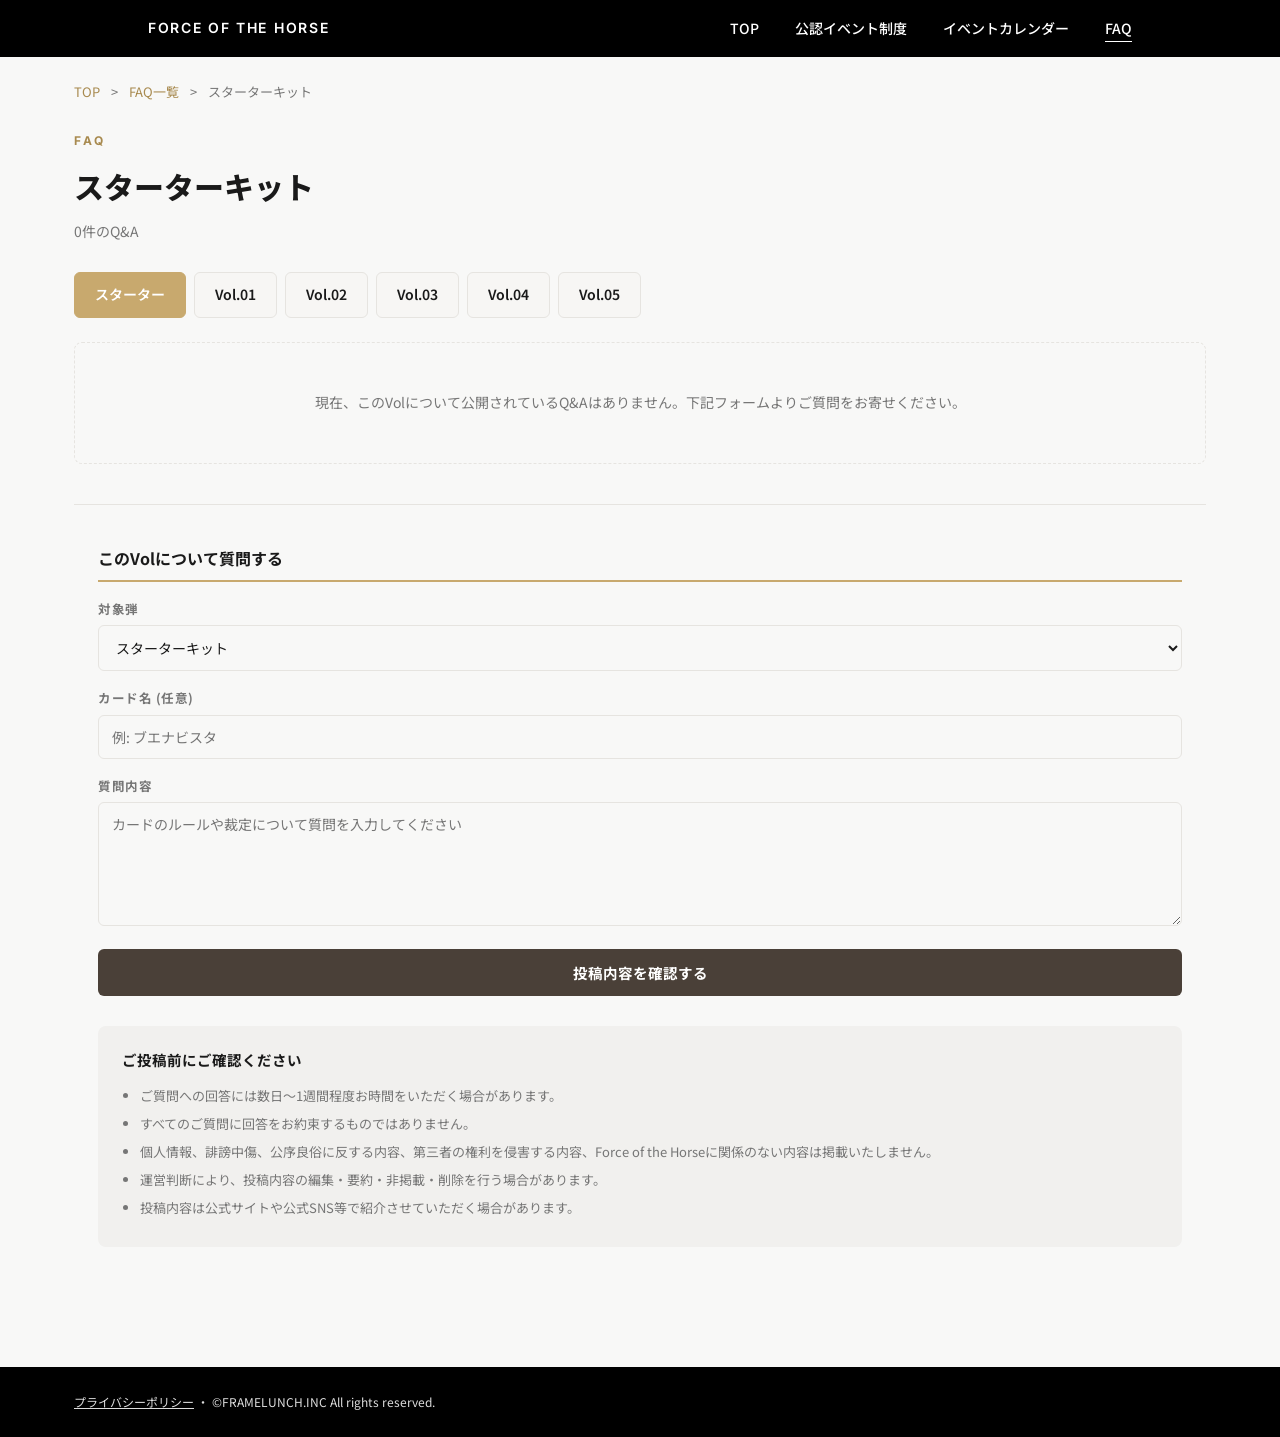
<file: faq-starter.html>
<!DOCTYPE html>
<html lang="ja">
<head>
    <!-- Google tag (gtag.js) -->
    <script async src="https://www.googletagmanager.com/gtag/js?id=G-JZ09660SEQ"></script>
    <script>
      window.dataLayer = window.dataLayer || [];
      function gtag(){dataLayer.push(arguments);}
      gtag('js', new Date());

      gtag('config', 'G-JZ09660SEQ');
    </script>

    <meta charset="UTF-8">
    <meta name="viewport" content="width=device-width, initial-scale=1.0">
    <title>FAQ スターターキット - Force of the Horse</title>
    <meta name="description" content="Force of the Horseスターターキット収録カードに関するルールQ&Aをまとめています。">
    
    <!-- OGPタグ -->
    <meta property="og:title" content="FAQ スターターキット - Force of the Horse" />
    <meta property="og:description" content="Force of the Horseスターターキット収録カードに関するルールQ&Aをまとめています。" />
    <meta property="og:type" content="website" />
    <meta property="og:url" content="https://force-of-the-horse.com/community/faq-starter" />
    <meta property="og:image" content="https://force-of-the-horse.com/wp-content/themes/foth/ogp.jpg" />
    <meta property="og:site_name" content="Force of the Horse" />
    <meta property="og:locale" content="ja_JP" />
    
    <meta name="twitter:card" content="summary_large_image" />
    <meta name="twitter:title" content="FAQ スターターキット - Force of the Horse" />
    <meta name="twitter:description" content="Force of the Horseスターターキット収録カードに関するルールQ&Aをまとめています。" />
    <meta name="twitter:image" content="https://force-of-the-horse.com/wp-content/themes/foth/ogp.jpg" />
    
    <!-- Favicon -->
    <link rel="icon" href="favicon.ico" />
    <link rel="shortcut icon" href="favicon.ico" type="image/x-icon" />
    
    <link rel="stylesheet" href="styles.css">
</head>
<body>
    <header class="site-header">
        <div class="header-inner">
            <a href="/community/" class="logo">FORCE OF THE HORSE</a>
            <nav class="main-nav">
                <ul>
                    <li><a href="/community/" class="nav-link">TOP</a></li>
                    <li><a href="certified-event-system" class="nav-link">公認イベント制度</a></li>
                    <li><a href="event-calendar-page" class="nav-link">イベントカレンダー</a></li>
                    <li><a href="faq" class="nav-link active">FAQ</a></li>
                </ul>
            </nav>
            <button class="nav-toggle" aria-label="メニュー">☰</button>
        </div>
    </header>

    <div class="max-w-5xl mx-auto px-5 py-12">
        <div class="breadcrumb">
            <a href="/community/">TOP</a>
            <span class="breadcrumb-sep">&gt;</span>
            <a href="faq">FAQ一覧</a>
            <span class="breadcrumb-sep">&gt;</span>
            <span class="breadcrumb-current">スターターキット</span>
        </div>

        <div class="page-head">
            <p class="page-eyebrow">FAQ</p>
            <h1 class="page-title">スターターキット</h1>
            <p class="page-desc">読み込み中...</p>
        </div>
    </div>

    <main class="faq-detail">
        <div class="vol-tabs">
            <a href="faq-starter" class="vol-tab active">スターター</a>
            <a href="faq-vol1" class="vol-tab">Vol.01</a>
            <a href="faq-vol2" class="vol-tab">Vol.02</a>
            <a href="faq-vol3" class="vol-tab">Vol.03</a>
            <a href="faq-vol4" class="vol-tab">Vol.04</a>
            <a href="faq-vol5" class="vol-tab">Vol.05</a>
        </div>

        <div class="faq-section" id="faq-list" data-vol="starter">
            <p class="faq-empty">読み込み中...</p>
        </div>

        <hr class="divider">

        <div class="form-card">
            <div class="form-section">
                <h2>このVolについて質問する</h2>
                <form class="vol-question-form">
                    <div style="position:absolute;left:-9999px;top:-9999px;" aria-hidden="true">
                        <label for="hp_verify">このフィールドは空欄のままにしてください</label>
                        <input type="text" id="hp_verify" name="hp_verify" tabindex="-1" autocomplete="off">
                    </div>
                    <div class="form-field">
                        <label>対象弾</label>
                        <select name="vol">
                            <option value="starter" selected>スターターキット</option>
                            <option value="vol1">ブースターパックVol.01 『競馬、新章』</option>
                            <option value="vol2">ブースターパックVol.02 『英雄VS豪傑』</option>
                            <option value="vol3">ブースターパックVol.03 『砂の王 降臨』</option>
                            <option value="vol4">ブースターパックVol.04 『GO FASTER』</option>
                            <option value="vol5">ブースターパックVol.05 『伝説への刻印』</option>
                        </select>
                    </div>
                    <div class="form-field">
                        <label>カード名 (任意)</label>
                        <input type="text" name="card" placeholder="例: ブエナビスタ">
                    </div>
                    <div class="form-field">
                        <label>質問内容</label>
                        <textarea rows="5" name="content" placeholder="カードのルールや裁定について質問を入力してください"></textarea>
                    </div>
                    <button type="submit" class="btn btn-primary btn-block">投稿内容を確認する</button>
                </form>
            </div>

            <div class="notice-box">
                <h3>ご投稿前にご確認ください</h3>
                <ul>
                    <li>ご質問への回答には数日〜1週間程度お時間をいただく場合があります。</li>
                    <li>すべてのご質問に回答をお約束するものではありません。</li>
                    <li>個人情報、誹謗中傷、公序良俗に反する内容、第三者の権利を侵害する内容、Force of the Horseに関係のない内容は掲載いたしません。</li>
                    <li>運営判断により、投稿内容の編集・要約・非掲載・削除を行う場合があります。</li>
                    <li>投稿内容は公式サイトや公式SNS等で紹介させていただく場合があります。</li>
                </ul>
            </div>
        </div>
    </main>

    <!-- 投稿確認モーダル -->
    <div id="post-modal" class="modal-overlay">
        <div class="modal-box">
            <div id="post-modal-body"></div>
        </div>
    </div>

    <footer>
        <div class="footer-inner">
            <p><a href="privacy">プライバシーポリシー</a> ・ ©FRAMELUNCH.INC All rights reserved.</p>
        </div>
    </footer>

    <script src="script.js"></script>
</body>
</html>
</file>
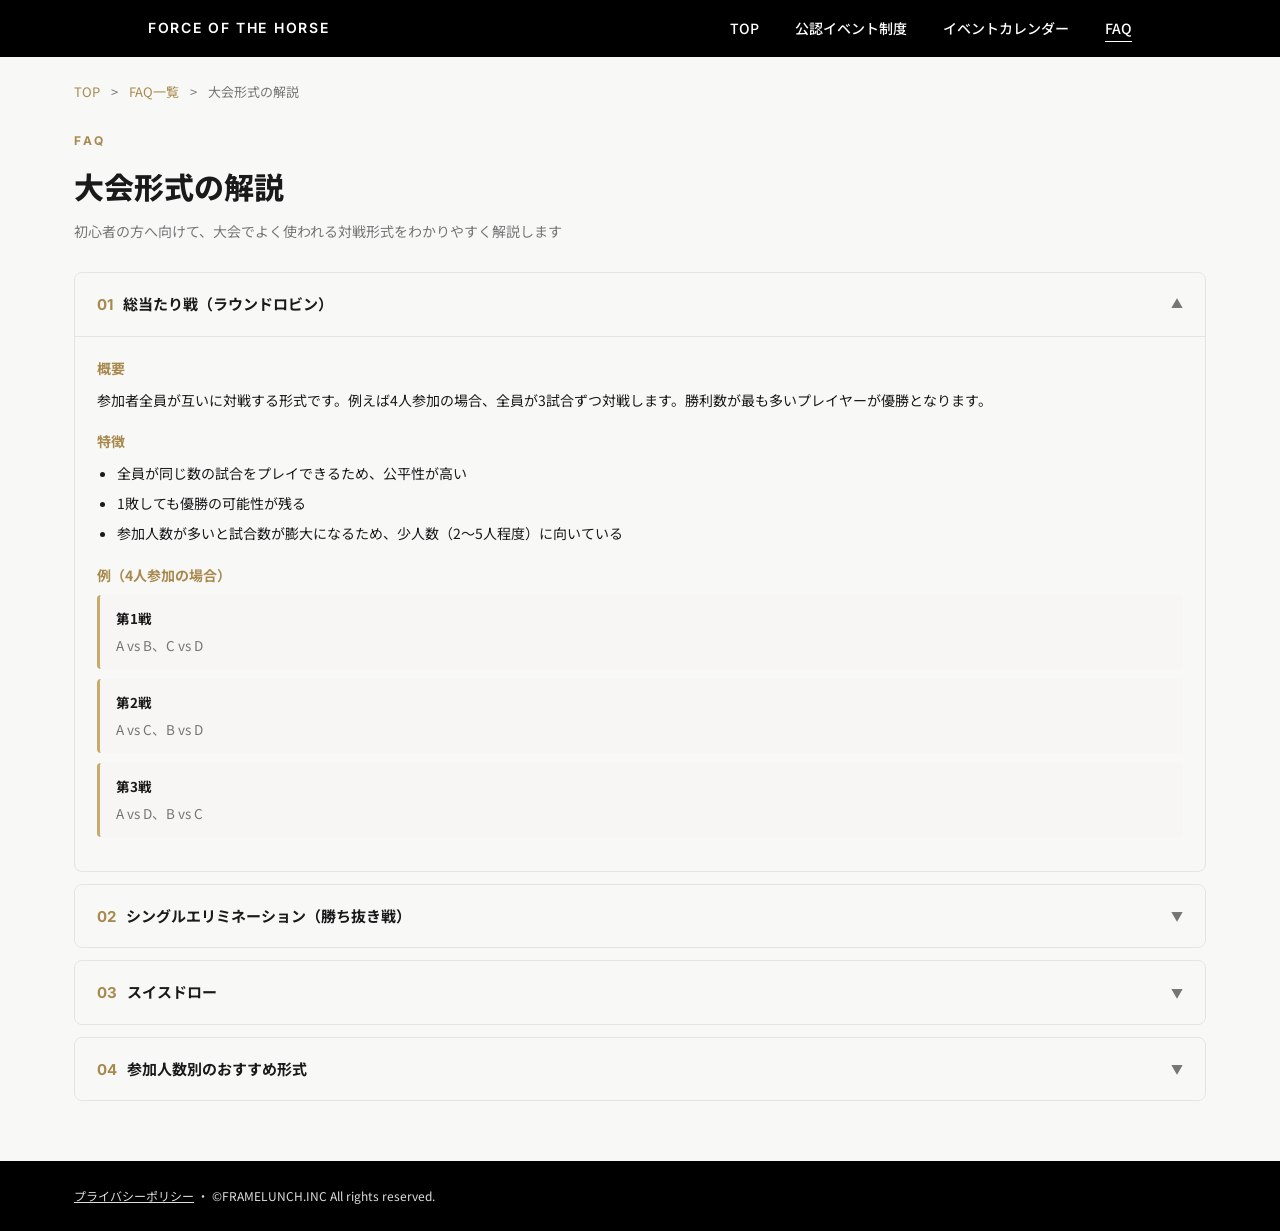
<file: faq-tournament.html>
<!DOCTYPE html>
<html lang="ja">
<head>
    <!-- Google tag (gtag.js) -->
    <script async src="https://www.googletagmanager.com/gtag/js?id=G-JZ09660SEQ"></script>
    <script>
      window.dataLayer = window.dataLayer || [];
      function gtag(){dataLayer.push(arguments);}
      gtag('js', new Date());

      gtag('config', 'G-JZ09660SEQ');
    </script>

    <meta charset="UTF-8">
    <meta name="viewport" content="width=device-width, initial-scale=1.0">
    <title>大会形式の解説 - Force of the Horse</title>
    <meta name="description" content="Force of the Horseの大会でよく使われる対戦形式（総当たり戦・シングルエリミネーション・スイスドロー）を初心者向けに解説します。">
    
    <!-- OGPタグ -->
    <meta property="og:title" content="大会形式の解説 - Force of the Horse" />
    <meta property="og:description" content="Force of the Horseの大会でよく使われる対戦形式（総当たり戦・シングルエリミネーション・スイスドロー）を初心者向けに解説します。" />
    <meta property="og:type" content="website" />
    <meta property="og:url" content="https://force-of-the-horse.com/community/faq-tournament" />
    <meta property="og:image" content="https://force-of-the-horse.com/wp-content/themes/foth/ogp.jpg" />
    <meta property="og:site_name" content="Force of the Horse" />
    <meta property="og:locale" content="ja_JP" />
    
    <meta name="twitter:card" content="summary_large_image" />
    <meta name="twitter:title" content="大会形式の解説 - Force of the Horse" />
    <meta name="twitter:description" content="Force of the Horseの大会でよく使われる対戦形式（総当たり戦・シングルエリミネーション・スイスドロー）を初心者向けに解説します。" />
    <meta name="twitter:image" content="https://force-of-the-horse.com/wp-content/themes/foth/ogp.jpg" />
    
    <!-- Favicon -->
    <link rel="icon" href="favicon.ico" />
    <link rel="shortcut icon" href="favicon.ico" type="image/x-icon" />
    
    <link rel="stylesheet" href="styles.css">
</head>
<body>
    <header class="site-header">
        <div class="header-inner">
            <a href="/community/" class="logo">FORCE OF THE HORSE</a>
            <nav class="main-nav">
                <ul>
                    <li><a href="/community/" class="nav-link">TOP</a></li>
                    <li><a href="certified-event-system" class="nav-link">公認イベント制度</a></li>
                    <li><a href="event-calendar-page" class="nav-link">イベントカレンダー</a></li>
                    <li><a href="faq" class="nav-link active">FAQ</a></li>
                </ul>
            </nav>
            <button class="nav-toggle" aria-label="メニュー">☰</button>
        </div>
    </header>

    <div class="max-w-5xl mx-auto px-5 py-12">
        <div class="breadcrumb">
            <a href="/community/">TOP</a>
            <span class="breadcrumb-sep">&gt;</span>
            <a href="faq">FAQ一覧</a>
            <span class="breadcrumb-sep">&gt;</span>
            <span class="breadcrumb-current">大会形式の解説</span>
        </div>

        <div class="page-head">
            <p class="page-eyebrow">FAQ</p>
            <h1 class="page-title">大会形式の解説</h1>
            <p class="page-desc">初心者の方へ向けて、大会でよく使われる対戦形式をわかりやすく解説します</p>
        </div>
    </div>

    <main class="accordion">
        <div class="acc-item open">
            <div class="acc-head"><span><span class="acc-num">01</span>総当たり戦（ラウンドロビン）</span><span class="acc-toggle">▼</span></div>
            <div class="acc-body">
                <h4>概要</h4>
                <p>参加者全員が互いに対戦する形式です。例えば4人参加の場合、全員が3試合ずつ対戦します。勝利数が最も多いプレイヤーが優勝となります。</p>
                <h4>特徴</h4>
                <ul>
                    <li>全員が同じ数の試合をプレイできるため、公平性が高い</li>
                    <li>1敗しても優勝の可能性が残る</li>
                    <li>参加人数が多いと試合数が膨大になるため、少人数（2〜5人程度）に向いている</li>
                </ul>
                <h4>例（4人参加の場合）</h4>
                <div class="sub-card"><b style="color:var(--text);">第1戦</b>A vs B、C vs D</div>
                <div class="sub-card"><b style="color:var(--text);">第2戦</b>A vs C、B vs D</div>
                <div class="sub-card"><b style="color:var(--text);">第3戦</b>A vs D、B vs C</div>
            </div>
        </div>

        <div class="acc-item">
            <div class="acc-head"><span><span class="acc-num">02</span>シングルエリミネーション（勝ち抜き戦）</span><span class="acc-toggle">▼</span></div>
            <div class="acc-body">
                <h4>概要</h4>
                <p>負けた瞬間に敗退する形式です。トーナメント形式とも呼ばれます。最後まで負けなかったプレイヤーが優勝となります。</p>
                <h4>特徴</h4>
                <ul>
                    <li>1敗で即敗退のため、緊張感が高い</li>
                    <li>試合数が比較的少なくて済むため、短時間で決着がつく</li>
                    <li>運の要素が大きくなる（1回の不調で終わる可能性がある）</li>
                    <li>参加人数が多い場合に適している</li>
                </ul>
                <h4>例（8人参加の場合）</h4>
                <div class="sub-card"><b style="color:var(--text);">1回戦</b>8人が4試合を行い、4人が勝ち残る</div>
                <div class="sub-card"><b style="color:var(--text);">準決勝</b>勝ち残った4人が2試合を行い、2人が勝ち残る</div>
                <div class="sub-card"><b style="color:var(--text);">決勝</b>勝ち残った2人が1試合を行い、優勝を決める</div>
            </div>
        </div>

        <div class="acc-item">
            <div class="acc-head"><span><span class="acc-num">03</span>スイスドロー</span><span class="acc-toggle">▼</span></div>
            <div class="acc-body">
                <h4>概要</h4>
                <p>勝利数が同じプレイヤー同士を対戦させる形式です。全員が複数試合をプレイし、最終的な勝利数で順位を決めます。</p>
                <h4>特徴</h4>
                <ul>
                    <li>全員が同じ数の試合をプレイできるため、公平性が高い</li>
                    <li>1敗しても優勝の可能性が残る</li>
                    <li>実力が近いプレイヤー同士が対戦するため、バランスの良い試合が期待できる</li>
                    <li>参加人数が多い場合（6人以上）に適している</li>
                </ul>
                <h4>進行例（8人参加・3ラウンドの場合）</h4>
                <div class="sub-card"><b style="color:var(--text);">第1ラウンド</b>ランダムまたは抽選で対戦相手を決める</div>
                <div class="sub-card"><b style="color:var(--text);">第2ラウンド</b>勝利数が同じプレイヤー同士を対戦させる（例：2勝同士、1勝同士、0勝同士）</div>
                <div class="sub-card"><b style="color:var(--text);">第3ラウンド</b>同様に勝利数が同じプレイヤー同士を対戦させる</div>
                <div class="sub-card"><b style="color:var(--text);">最終結果</b>全ラウンド終了後、勝利数が最も多いプレイヤーが優勝</div>
                <h4>スイスドロー＋決勝トーナメント</h4>
                <p>スイスドローで上位数名を絞り込み、その後シングルエリミネーションで決勝戦を行う形式もよく使われます。これにより、予選では多くの試合を楽しめ、決勝は勝ち抜き戦の緊張感を味わえます。</p>
            </div>
        </div>

        <div class="acc-item">
            <div class="acc-head"><span><span class="acc-num">04</span>参加人数別のおすすめ形式</span><span class="acc-toggle">▼</span></div>
            <div class="acc-body">
                <h4>2〜5人</h4>
                <p>総当たり戦、またはシングルエリミネーションがおすすめです。少人数なので総当たりでも試合数が多くならず、全員が公平に対戦できます。</p>
                <h4>6人以上</h4>
                <p>スイスドロー、またはシングルエリミネーションがおすすめです。スイスドローなら全員が複数試合を楽しめ、シングルエリミネーションなら短時間で決着がつきます。</p>
                <h4>16人以上</h4>
                <p>スイスドロー＋決勝トーナメントがおすすめです。予選で実力を測り、決勝トーナメントで盛り上がりを演出できます。</p>
            </div>
        </div>
    </main>

    <footer>
        <div class="footer-inner">
            <p><a href="privacy">プライバシーポリシー</a> ・ ©FRAMELUNCH.INC All rights reserved.</p>
        </div>
    </footer>

    <script src="script.js"></script>
</body>
</html>
</file>
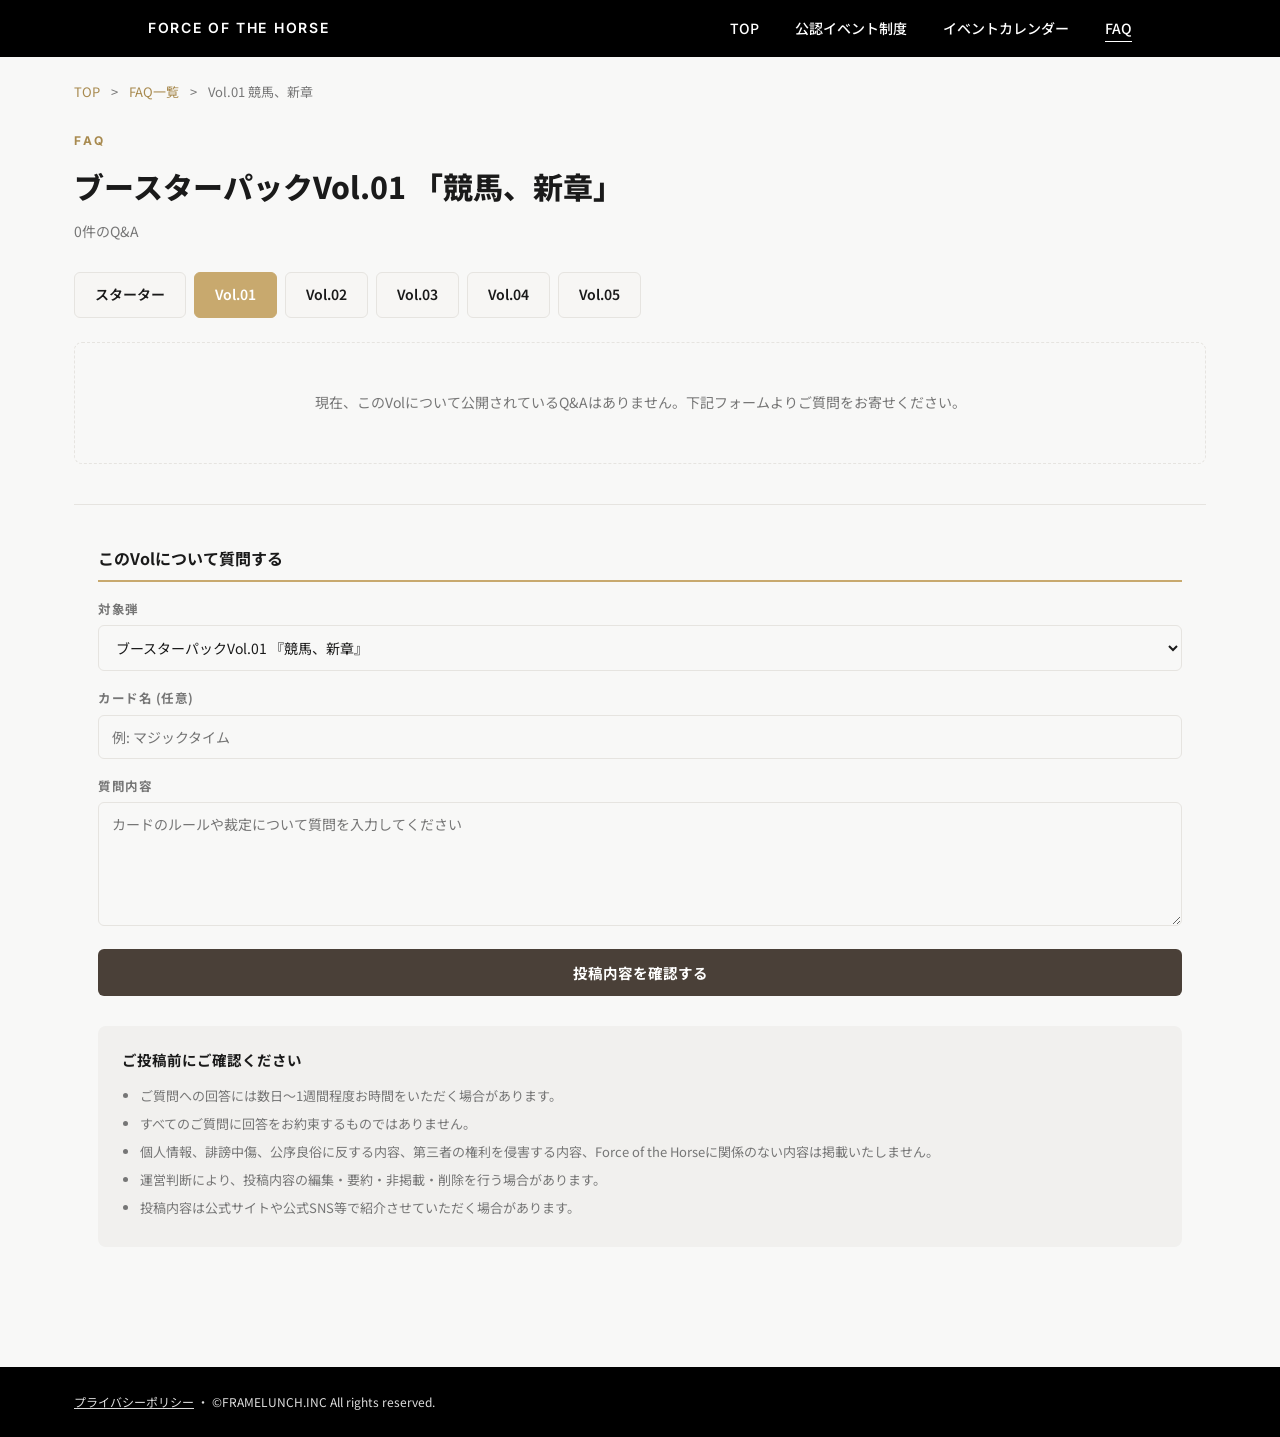
<file: faq-vol1.html>
<!DOCTYPE html>
<html lang="ja">
<head>
    <!-- Google tag (gtag.js) -->
    <script async src="https://www.googletagmanager.com/gtag/js?id=G-JZ09660SEQ"></script>
    <script>
      window.dataLayer = window.dataLayer || [];
      function gtag(){dataLayer.push(arguments);}
      gtag('js', new Date());

      gtag('config', 'G-JZ09660SEQ');
    </script>

    <meta charset="UTF-8">
    <meta name="viewport" content="width=device-width, initial-scale=1.0">
    <title>FAQ Vol.01『競馬、新章』 - Force of the Horse</title>
    <meta name="description" content="Force of the HorseブースターパックVol.01『競馬、新章』収録カードに関するルールQ&Aをまとめています。">
    
    <!-- OGPタグ -->
    <meta property="og:title" content="FAQ Vol.01『競馬、新章』 - Force of the Horse" />
    <meta property="og:description" content="Force of the HorseブースターパックVol.01『競馬、新章』収録カードに関するルールQ&Aをまとめています。" />
    <meta property="og:type" content="website" />
    <meta property="og:url" content="https://force-of-the-horse.com/community/faq-vol1" />
    <meta property="og:image" content="https://force-of-the-horse.com/wp-content/themes/foth/ogp.jpg" />
    <meta property="og:site_name" content="Force of the Horse" />
    <meta property="og:locale" content="ja_JP" />
    
    <meta name="twitter:card" content="summary_large_image" />
    <meta name="twitter:title" content="FAQ Vol.01『競馬、新章』 - Force of the Horse" />
    <meta name="twitter:description" content="Force of the HorseブースターパックVol.01『競馬、新章』収録カードに関するルールQ&Aをまとめています。" />
    <meta name="twitter:image" content="https://force-of-the-horse.com/wp-content/themes/foth/ogp.jpg" />
    
    <!-- Favicon -->
    <link rel="icon" href="favicon.ico" />
    <link rel="shortcut icon" href="favicon.ico" type="image/x-icon" />
    
    <link rel="stylesheet" href="styles.css">
</head>
<body>
    <header class="site-header">
        <div class="header-inner">
            <a href="/community/" class="logo">FORCE OF THE HORSE</a>
            <nav class="main-nav">
                <ul>
                    <li><a href="/community/" class="nav-link">TOP</a></li>
                    <li><a href="certified-event-system" class="nav-link">公認イベント制度</a></li>
                    <li><a href="event-calendar-page" class="nav-link">イベントカレンダー</a></li>
                    <li><a href="faq" class="nav-link active">FAQ</a></li>
                </ul>
            </nav>
            <button class="nav-toggle" aria-label="メニュー">☰</button>
        </div>
    </header>

    <div class="max-w-5xl mx-auto px-5 py-12">
        <div class="breadcrumb">
            <a href="/community/">TOP</a>
            <span class="breadcrumb-sep">&gt;</span>
            <a href="faq">FAQ一覧</a>
            <span class="breadcrumb-sep">&gt;</span>
            <span class="breadcrumb-current">Vol.01 競馬、新章</span>
        </div>

        <div class="page-head">
            <p class="page-eyebrow">FAQ</p>
            <h1 class="page-title">ブースターパックVol.01 「競馬、新章」</h1>
            <p class="page-desc">1件のQ&A</p>
        </div>
    </div>

    <main class="faq-detail">
        <div class="vol-tabs">
            <a href="faq-starter" class="vol-tab">スターター</a>
            <a href="faq-vol1" class="vol-tab active">Vol.01</a>
            <a href="faq-vol2" class="vol-tab">Vol.02</a>
            <a href="faq-vol3" class="vol-tab">Vol.03</a>
            <a href="faq-vol4" class="vol-tab">Vol.04</a>
            <a href="faq-vol5" class="vol-tab">Vol.05</a>
        </div>

        <div class="faq-section" id="faq-list" data-vol="vol1">
            <p class="faq-empty">読み込み中...</p>
        </div>

        <hr class="divider">

        <div class="form-card">
            <div class="form-section">
                <h2>このVolについて質問する</h2>
                <form class="vol-question-form">
                    <div style="position:absolute;left:-9999px;top:-9999px;" aria-hidden="true">
                        <label for="hp_verify">このフィールドは空欄のままにしてください</label>
                        <input type="text" id="hp_verify" name="hp_verify" tabindex="-1" autocomplete="off">
                    </div>
                    <div class="form-field">
                        <label>対象弾</label>
                        <select name="vol">
                            <option value="starter">スターターキット</option>
                            <option value="vol1" selected>ブースターパックVol.01 『競馬、新章』</option>
                            <option value="vol2">ブースターパックVol.02 『英雄VS豪傑』</option>
                            <option value="vol3">ブースターパックVol.03 『砂の王 降臨』</option>
                            <option value="vol4">ブースターパックVol.04 『GO FASTER』</option>
                            <option value="vol5">ブースターパックVol.05 『伝説への刻印』</option>
                        </select>
                    </div>
                    <div class="form-field">
                        <label>カード名 (任意)</label>
                        <input type="text" name="card" placeholder="例: マジックタイム">
                    </div>
                    <div class="form-field">
                        <label>質問内容</label>
                        <textarea rows="5" name="content" placeholder="カードのルールや裁定について質問を入力してください"></textarea>
                    </div>
                    <button type="submit" class="btn btn-primary btn-block">投稿内容を確認する</button>
                </form>
            </div>

            <div class="notice-box">
                <h3>ご投稿前にご確認ください</h3>
                <ul>
                    <li>ご質問への回答には数日〜1週間程度お時間をいただく場合があります。</li>
                    <li>すべてのご質問に回答をお約束するものではありません。</li>
                    <li>個人情報、誹謗中傷、公序良俗に反する内容、第三者の権利を侵害する内容、Force of the Horseに関係のない内容は掲載いたしません。</li>
                    <li>運営判断により、投稿内容の編集・要約・非掲載・削除を行う場合があります。</li>
                    <li>投稿内容は公式サイトや公式SNS等で紹介させていただく場合があります。</li>
                </ul>
            </div>
        </div>
    </main>

    <!-- 投稿確認モーダル -->
    <div id="post-modal" class="modal-overlay">
        <div class="modal-box">
            <div id="post-modal-body"></div>
        </div>
    </div>

    <footer>
        <div class="footer-inner">
            <p><a href="privacy">プライバシーポリシー</a> ・ ©FRAMELUNCH.INC All rights reserved.</p>
        </div>
    </footer>

    <script src="script.js"></script>
</body>
</html>
</file>
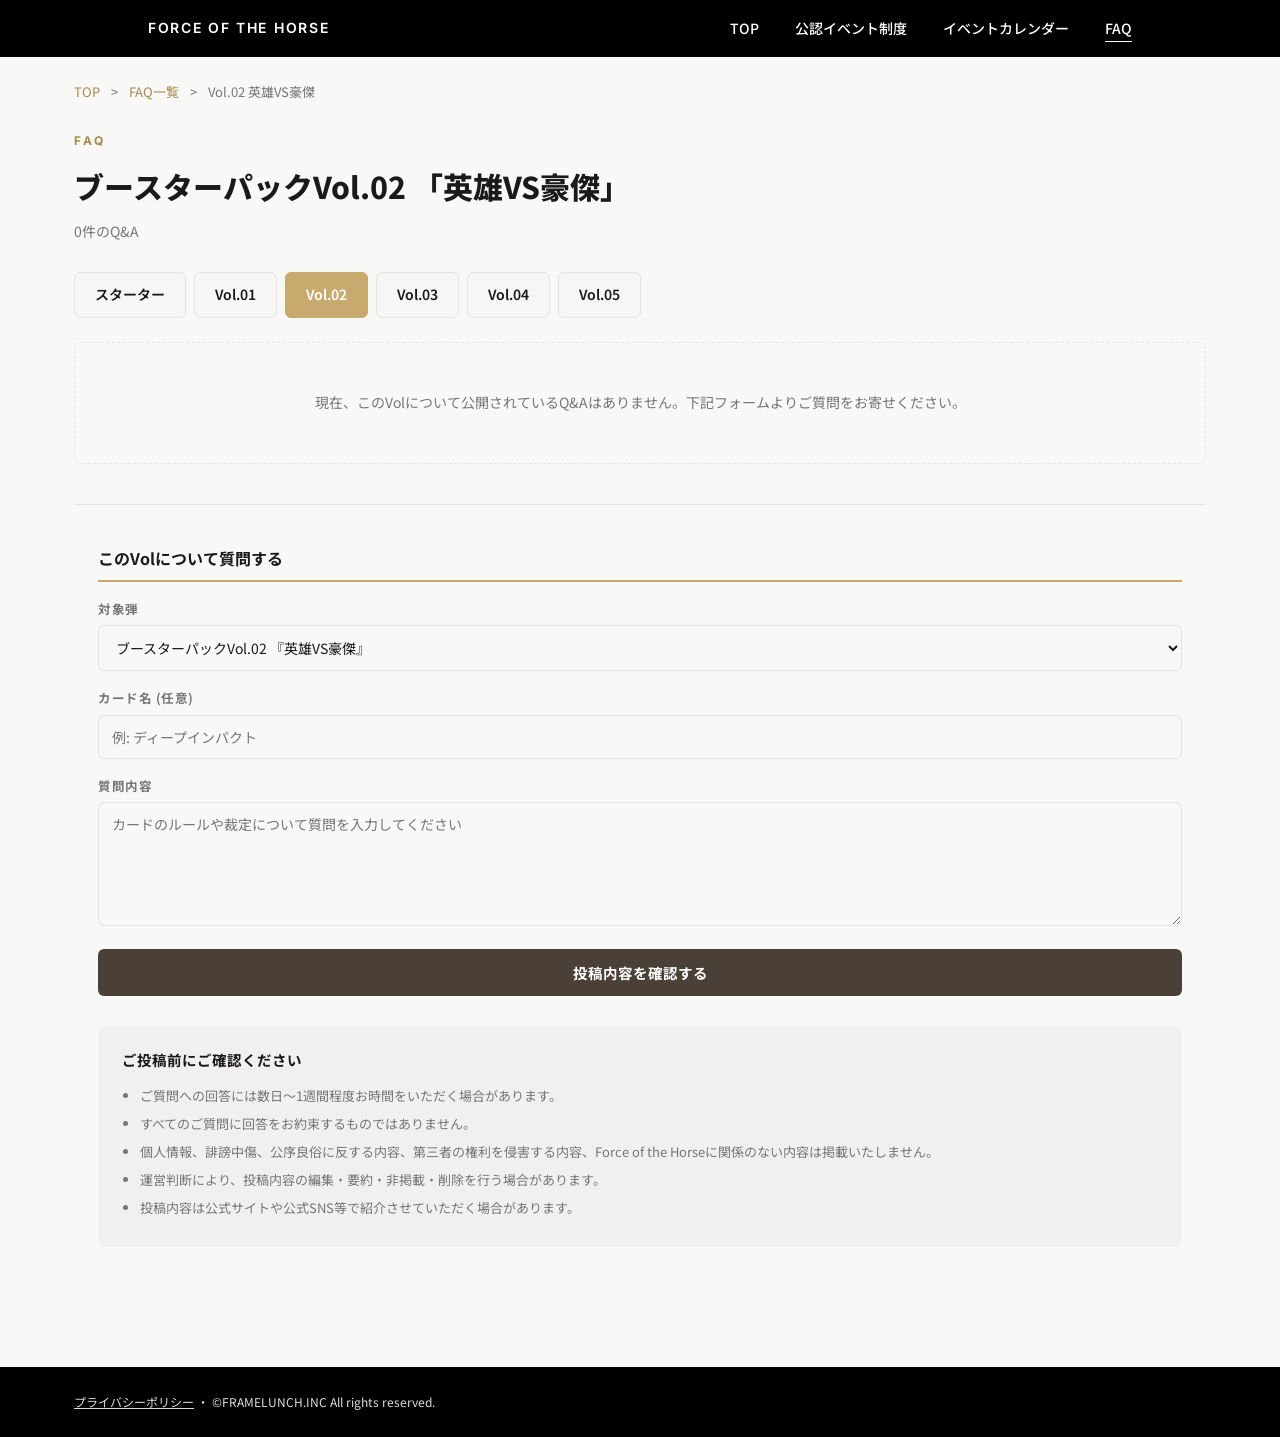
<file: faq-vol2.html>
<!DOCTYPE html>
<html lang="ja">
<head>
    <!-- Google tag (gtag.js) -->
    <script async src="https://www.googletagmanager.com/gtag/js?id=G-JZ09660SEQ"></script>
    <script>
      window.dataLayer = window.dataLayer || [];
      function gtag(){dataLayer.push(arguments);}
      gtag('js', new Date());

      gtag('config', 'G-JZ09660SEQ');
    </script>

    <meta charset="UTF-8">
    <meta name="viewport" content="width=device-width, initial-scale=1.0">
    <title>FAQ Vol.02『英雄VS豪傑』 - Force of the Horse</title>
    <meta name="description" content="Force of the HorseブースターパックVol.02『英雄VS豪傑』収録カードに関するルールQ&Aをまとめています。">
    
    <!-- OGPタグ -->
    <meta property="og:title" content="FAQ Vol.02『英雄VS豪傑』 - Force of the Horse" />
    <meta property="og:description" content="Force of the HorseブースターパックVol.02『英雄VS豪傑』収録カードに関するルールQ&Aをまとめています。" />
    <meta property="og:type" content="website" />
    <meta property="og:url" content="https://force-of-the-horse.com/community/faq-vol2" />
    <meta property="og:image" content="https://force-of-the-horse.com/wp-content/themes/foth/ogp.jpg" />
    <meta property="og:site_name" content="Force of the Horse" />
    <meta property="og:locale" content="ja_JP" />
    
    <meta name="twitter:card" content="summary_large_image" />
    <meta name="twitter:title" content="FAQ Vol.02『英雄VS豪傑』 - Force of the Horse" />
    <meta name="twitter:description" content="Force of the HorseブースターパックVol.02『英雄VS豪傑』収録カードに関するルールQ&Aをまとめています。" />
    <meta name="twitter:image" content="https://force-of-the-horse.com/wp-content/themes/foth/ogp.jpg" />
    
    <!-- Favicon -->
    <link rel="icon" href="favicon.ico" />
    <link rel="shortcut icon" href="favicon.ico" type="image/x-icon" />
    
    <link rel="stylesheet" href="styles.css">
</head>
<body>
    <header class="site-header">
        <div class="header-inner">
            <a href="/community/" class="logo">FORCE OF THE HORSE</a>
            <nav class="main-nav">
                <ul>
                    <li><a href="/community/" class="nav-link">TOP</a></li>
                    <li><a href="certified-event-system" class="nav-link">公認イベント制度</a></li>
                    <li><a href="event-calendar-page" class="nav-link">イベントカレンダー</a></li>
                    <li><a href="faq" class="nav-link active">FAQ</a></li>
                </ul>
            </nav>
            <button class="nav-toggle" aria-label="メニュー">☰</button>
        </div>
    </header>

    <div class="max-w-5xl mx-auto px-5 py-12">
        <div class="breadcrumb">
            <a href="/community/">TOP</a>
            <span class="breadcrumb-sep">&gt;</span>
            <a href="faq">FAQ一覧</a>
            <span class="breadcrumb-sep">&gt;</span>
            <span class="breadcrumb-current">Vol.02 英雄VS豪傑</span>
        </div>

        <div class="page-head">
            <p class="page-eyebrow">FAQ</p>
            <h1 class="page-title">ブースターパックVol.02 「英雄VS豪傑」</h1>
            <p class="page-desc">0件のQ&A</p>
        </div>
    </div>

    <main class="faq-detail">
        <div class="vol-tabs">
            <a href="faq-starter" class="vol-tab">スターター</a>
            <a href="faq-vol1" class="vol-tab">Vol.01</a>
            <a href="faq-vol2" class="vol-tab active">Vol.02</a>
            <a href="faq-vol3" class="vol-tab">Vol.03</a>
            <a href="faq-vol4" class="vol-tab">Vol.04</a>
            <a href="faq-vol5" class="vol-tab">Vol.05</a>
        </div>

        <div class="faq-section" id="faq-list" data-vol="vol2">
            <p class="faq-empty">読み込み中...</p>
        </div>

        <hr class="divider">

        <div class="form-card">
            <div class="form-section">
                <h2>このVolについて質問する</h2>
                <form class="vol-question-form">
                    <div style="position:absolute;left:-9999px;top:-9999px;" aria-hidden="true">
                        <label for="hp_verify">このフィールドは空欄のままにしてください</label>
                        <input type="text" id="hp_verify" name="hp_verify" tabindex="-1" autocomplete="off">
                    </div>
                    <div class="form-field">
                        <label>対象弾</label>
                        <select name="vol">
                            <option value="starter">スターターキット</option>
                            <option value="vol1">ブースターパックVol.01 『競馬、新章』</option>
                            <option value="vol2" selected>ブースターパックVol.02 『英雄VS豪傑』</option>
                            <option value="vol3">ブースターパックVol.03 『砂の王 降臨』</option>
                            <option value="vol4">ブースターパックVol.04 『GO FASTER』</option>
                            <option value="vol5">ブースターパックVol.05 『伝説への刻印』</option>
                        </select>
                    </div>
                    <div class="form-field">
                        <label>カード名 (任意)</label>
                        <input type="text" name="card" placeholder="例: ディープインパクト">
                    </div>
                    <div class="form-field">
                        <label>質問内容</label>
                        <textarea rows="5" name="content" placeholder="カードのルールや裁定について質問を入力してください"></textarea>
                    </div>
                    <button type="submit" class="btn btn-primary btn-block">投稿内容を確認する</button>
                </form>
            </div>

            <div class="notice-box">
                <h3>ご投稿前にご確認ください</h3>
                <ul>
                    <li>ご質問への回答には数日〜1週間程度お時間をいただく場合があります。</li>
                    <li>すべてのご質問に回答をお約束するものではありません。</li>
                    <li>個人情報、誹謗中傷、公序良俗に反する内容、第三者の権利を侵害する内容、Force of the Horseに関係のない内容は掲載いたしません。</li>
                    <li>運営判断により、投稿内容の編集・要約・非掲載・削除を行う場合があります。</li>
                    <li>投稿内容は公式サイトや公式SNS等で紹介させていただく場合があります。</li>
                </ul>
            </div>
        </div>
    </main>

    <!-- 投稿確認モーダル -->
    <div id="post-modal" class="modal-overlay">
        <div class="modal-box">
            <div id="post-modal-body"></div>
        </div>
    </div>

    <footer>
        <div class="footer-inner">
            <p><a href="privacy">プライバシーポリシー</a> ・ ©FRAMELUNCH.INC All rights reserved.</p>
        </div>
    </footer>

    <script src="script.js"></script>
</body>
</html>
</file>
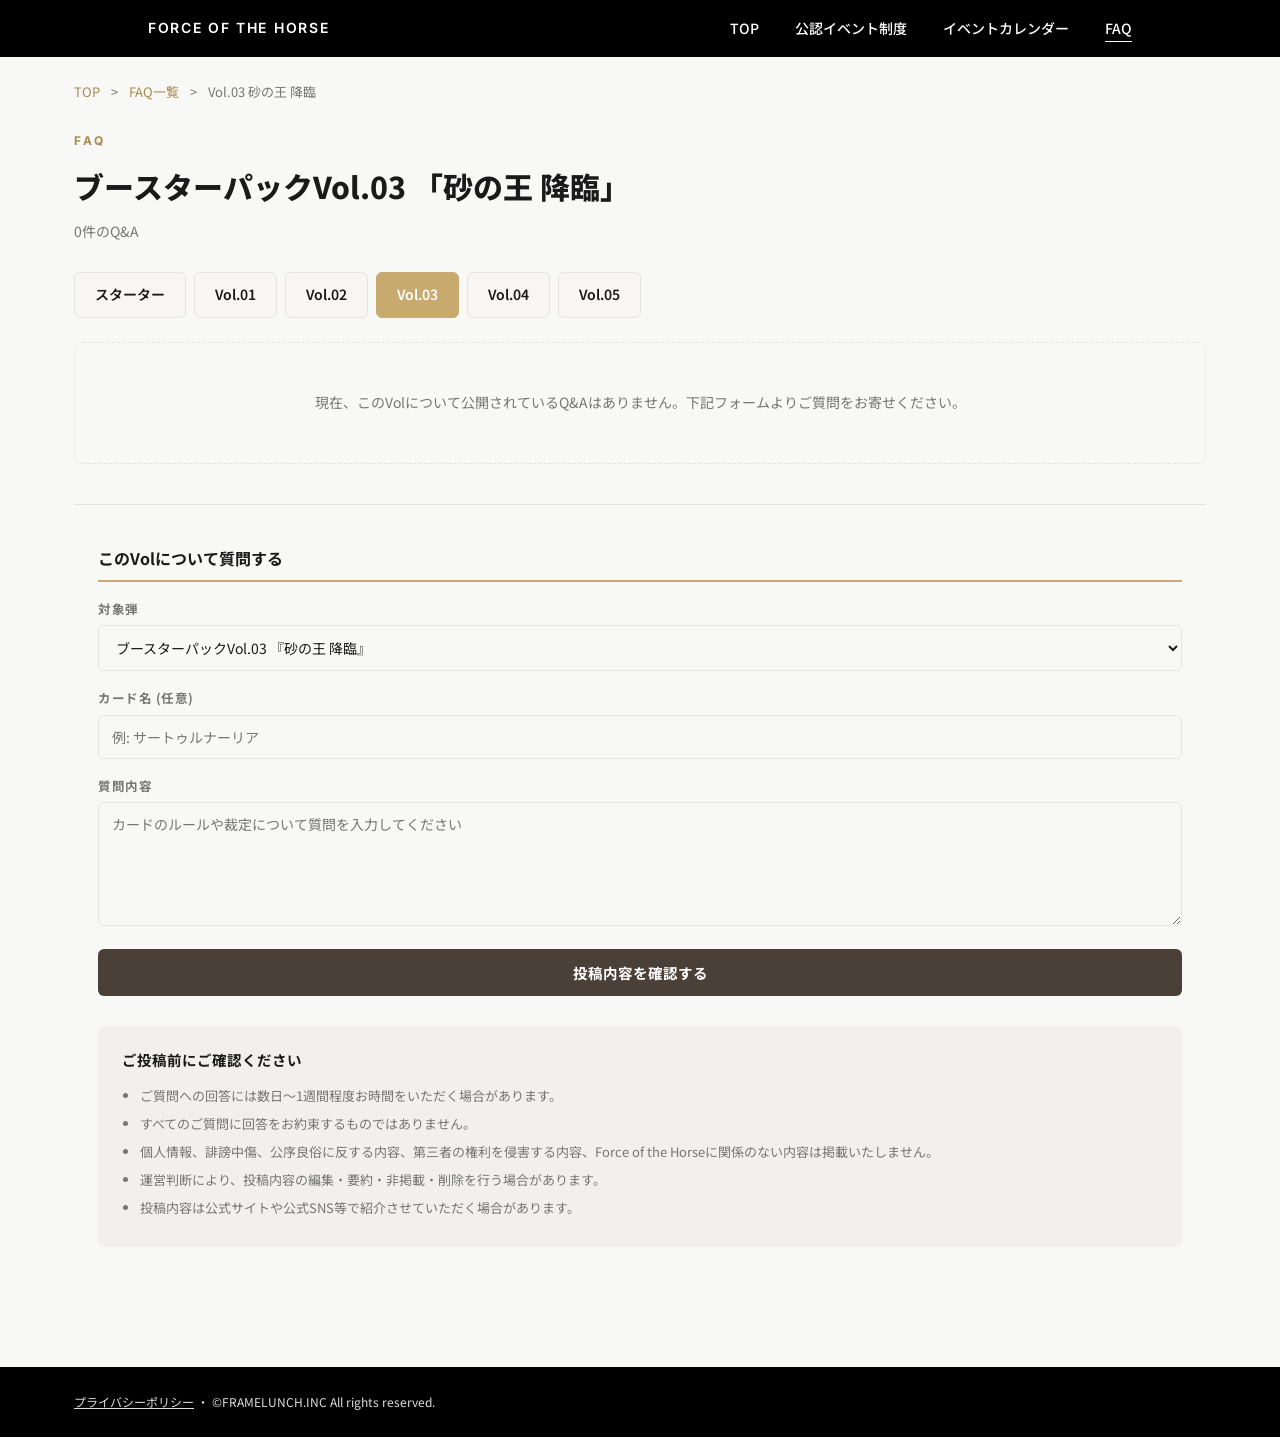
<file: faq-vol3.html>
<!DOCTYPE html>
<html lang="ja">
<head>
    <!-- Google tag (gtag.js) -->
    <script async src="https://www.googletagmanager.com/gtag/js?id=G-JZ09660SEQ"></script>
    <script>
      window.dataLayer = window.dataLayer || [];
      function gtag(){dataLayer.push(arguments);}
      gtag('js', new Date());

      gtag('config', 'G-JZ09660SEQ');
    </script>

    <meta charset="UTF-8">
    <meta name="viewport" content="width=device-width, initial-scale=1.0">
    <title>FAQ Vol.03『砂の王 降臨』 - Force of the Horse</title>
    <meta name="description" content="Force of the HorseブースターパックVol.03『砂の王 降臨』収録カードに関するルールQ&Aをまとめています。">
    
    <!-- OGPタグ -->
    <meta property="og:title" content="FAQ Vol.03『砂の王 降臨』 - Force of the Horse" />
    <meta property="og:description" content="Force of the HorseブースターパックVol.03『砂の王 降臨』収録カードに関するルールQ&Aをまとめています。" />
    <meta property="og:type" content="website" />
    <meta property="og:url" content="https://force-of-the-horse.com/community/faq-vol3" />
    <meta property="og:image" content="https://force-of-the-horse.com/wp-content/themes/foth/ogp.jpg" />
    <meta property="og:site_name" content="Force of the Horse" />
    <meta property="og:locale" content="ja_JP" />
    
    <meta name="twitter:card" content="summary_large_image" />
    <meta name="twitter:title" content="FAQ Vol.03『砂の王 降臨』 - Force of the Horse" />
    <meta name="twitter:description" content="Force of the HorseブースターパックVol.03『砂の王 降臨』収録カードに関するルールQ&Aをまとめています。" />
    <meta name="twitter:image" content="https://force-of-the-horse.com/wp-content/themes/foth/ogp.jpg" />
    
    <!-- Favicon -->
    <link rel="icon" href="favicon.ico" />
    <link rel="shortcut icon" href="favicon.ico" type="image/x-icon" />
    
    <link rel="stylesheet" href="styles.css">
</head>
<body>
    <header class="site-header">
        <div class="header-inner">
            <a href="/community/" class="logo">FORCE OF THE HORSE</a>
            <nav class="main-nav">
                <ul>
                    <li><a href="/community/" class="nav-link">TOP</a></li>
                    <li><a href="certified-event-system" class="nav-link">公認イベント制度</a></li>
                    <li><a href="event-calendar-page" class="nav-link">イベントカレンダー</a></li>
                    <li><a href="faq" class="nav-link active">FAQ</a></li>
                </ul>
            </nav>
            <button class="nav-toggle" aria-label="メニュー">☰</button>
        </div>
    </header>

    <div class="max-w-5xl mx-auto px-5 py-12">
        <div class="breadcrumb">
            <a href="/community/">TOP</a>
            <span class="breadcrumb-sep">&gt;</span>
            <a href="faq">FAQ一覧</a>
            <span class="breadcrumb-sep">&gt;</span>
            <span class="breadcrumb-current">Vol.03 砂の王 降臨</span>
        </div>

        <div class="page-head">
            <p class="page-eyebrow">FAQ</p>
            <h1 class="page-title">ブースターパックVol.03 「砂の王 降臨」</h1>
            <p class="page-desc">0件のQ&A</p>
        </div>
    </div>

    <main class="faq-detail">
        <div class="vol-tabs">
            <a href="faq-starter" class="vol-tab">スターター</a>
            <a href="faq-vol1" class="vol-tab">Vol.01</a>
            <a href="faq-vol2" class="vol-tab">Vol.02</a>
            <a href="faq-vol3" class="vol-tab active">Vol.03</a>
            <a href="faq-vol4" class="vol-tab">Vol.04</a>
            <a href="faq-vol5" class="vol-tab">Vol.05</a>
        </div>

        <div class="faq-section" id="faq-list" data-vol="vol3">
            <p class="faq-empty">読み込み中...</p>
        </div>

        <hr class="divider">

        <div class="form-card">
            <div class="form-section">
                <h2>このVolについて質問する</h2>
                <form class="vol-question-form">
                    <div style="position:absolute;left:-9999px;top:-9999px;" aria-hidden="true">
                        <label for="hp_verify">このフィールドは空欄のままにしてください</label>
                        <input type="text" id="hp_verify" name="hp_verify" tabindex="-1" autocomplete="off">
                    </div>
                    <div class="form-field">
                        <label>対象弾</label>
                        <select name="vol">
                            <option value="starter">スターターキット</option>
                            <option value="vol1">ブースターパックVol.01 『競馬、新章』</option>
                            <option value="vol2">ブースターパックVol.02 『英雄VS豪傑』</option>
                            <option value="vol3" selected>ブースターパックVol.03 『砂の王 降臨』</option>
                            <option value="vol4">ブースターパックVol.04 『GO FASTER』</option>
                            <option value="vol5">ブースターパックVol.05 『伝説への刻印』</option>
                        </select>
                    </div>
                    <div class="form-field">
                        <label>カード名 (任意)</label>
                        <input type="text" name="card" placeholder="例: サートゥルナーリア">
                    </div>
                    <div class="form-field">
                        <label>質問内容</label>
                        <textarea rows="5" name="content" placeholder="カードのルールや裁定について質問を入力してください"></textarea>
                    </div>
                    <button type="submit" class="btn btn-primary btn-block">投稿内容を確認する</button>
                </form>
            </div>

            <div class="notice-box">
                <h3>ご投稿前にご確認ください</h3>
                <ul>
                    <li>ご質問への回答には数日〜1週間程度お時間をいただく場合があります。</li>
                    <li>すべてのご質問に回答をお約束するものではありません。</li>
                    <li>個人情報、誹謗中傷、公序良俗に反する内容、第三者の権利を侵害する内容、Force of the Horseに関係のない内容は掲載いたしません。</li>
                    <li>運営判断により、投稿内容の編集・要約・非掲載・削除を行う場合があります。</li>
                    <li>投稿内容は公式サイトや公式SNS等で紹介させていただく場合があります。</li>
                </ul>
            </div>
        </div>
    </main>

    <!-- 投稿確認モーダル -->
    <div id="post-modal" class="modal-overlay">
        <div class="modal-box">
            <div id="post-modal-body"></div>
        </div>
    </div>

    <footer>
        <div class="footer-inner">
            <p><a href="privacy">プライバシーポリシー</a> ・ ©FRAMELUNCH.INC All rights reserved.</p>
        </div>
    </footer>

    <script src="script.js"></script>
</body>
</html>
</file>
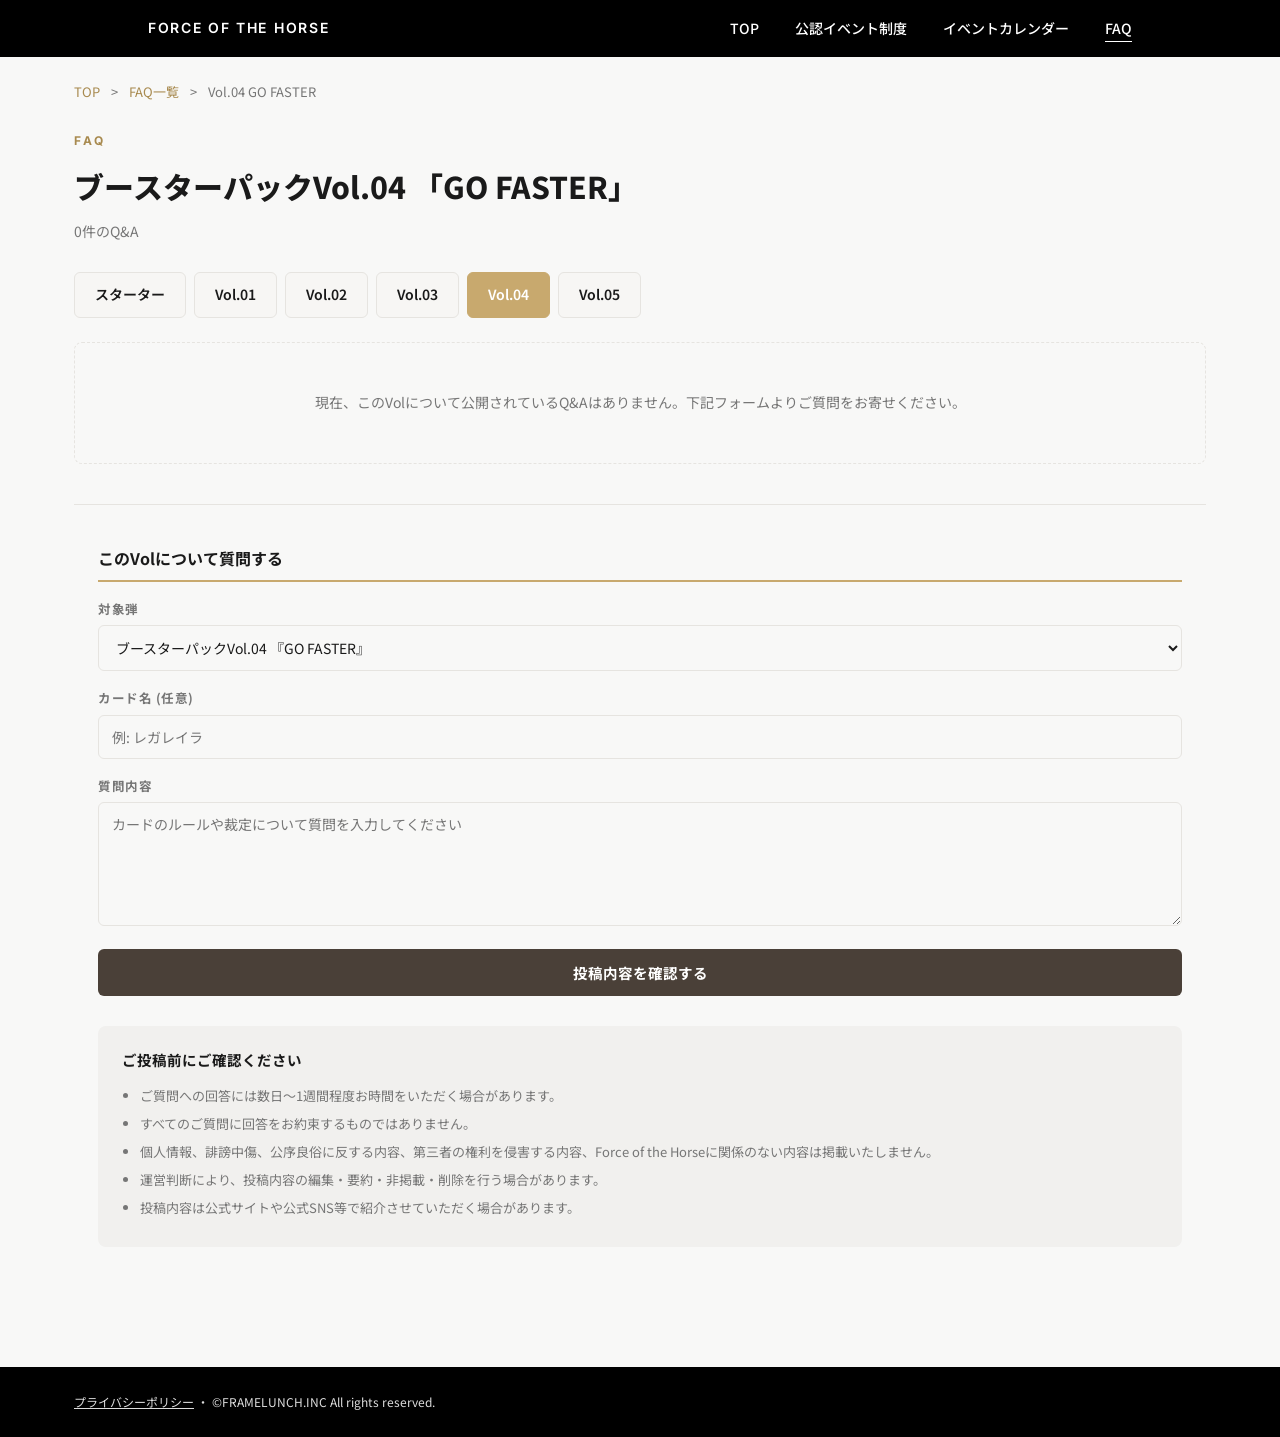
<file: faq-vol4.html>
<!DOCTYPE html>
<html lang="ja">
<head>
    <!-- Google tag (gtag.js) -->
    <script async src="https://www.googletagmanager.com/gtag/js?id=G-JZ09660SEQ"></script>
    <script>
      window.dataLayer = window.dataLayer || [];
      function gtag(){dataLayer.push(arguments);}
      gtag('js', new Date());

      gtag('config', 'G-JZ09660SEQ');
    </script>

    <meta charset="UTF-8">
    <meta name="viewport" content="width=device-width, initial-scale=1.0">
    <title>FAQ Vol.04『GO FASTER』 - Force of the Horse</title>
    <meta name="description" content="Force of the HorseブースターパックVol.04『GO FASTER』収録カードに関するルールQ&Aをまとめています。">
    
    <!-- OGPタグ -->
    <meta property="og:title" content="FAQ Vol.04『GO FASTER』 - Force of the Horse" />
    <meta property="og:description" content="Force of the HorseブースターパックVol.04『GO FASTER』収録カードに関するルールQ&Aをまとめています。" />
    <meta property="og:type" content="website" />
    <meta property="og:url" content="https://force-of-the-horse.com/community/faq-vol4" />
    <meta property="og:image" content="https://force-of-the-horse.com/wp-content/themes/foth/ogp.jpg" />
    <meta property="og:site_name" content="Force of the Horse" />
    <meta property="og:locale" content="ja_JP" />
    
    <meta name="twitter:card" content="summary_large_image" />
    <meta name="twitter:title" content="FAQ Vol.04『GO FASTER』 - Force of the Horse" />
    <meta name="twitter:description" content="Force of the HorseブースターパックVol.04『GO FASTER』収録カードに関するルールQ&Aをまとめています。" />
    <meta name="twitter:image" content="https://force-of-the-horse.com/wp-content/themes/foth/ogp.jpg" />
    
    <!-- Favicon -->
    <link rel="icon" href="favicon.ico" />
    <link rel="shortcut icon" href="favicon.ico" type="image/x-icon" />
    
    <link rel="stylesheet" href="styles.css">
</head>
<body>
    <header class="site-header">
        <div class="header-inner">
            <a href="/community/" class="logo">FORCE OF THE HORSE</a>
            <nav class="main-nav">
                <ul>
                    <li><a href="/community/" class="nav-link">TOP</a></li>
                    <li><a href="certified-event-system" class="nav-link">公認イベント制度</a></li>
                    <li><a href="event-calendar-page" class="nav-link">イベントカレンダー</a></li>
                    <li><a href="faq" class="nav-link active">FAQ</a></li>
                </ul>
            </nav>
            <button class="nav-toggle" aria-label="メニュー">☰</button>
        </div>
    </header>

    <div class="max-w-5xl mx-auto px-5 py-12">
        <div class="breadcrumb">
            <a href="/community/">TOP</a>
            <span class="breadcrumb-sep">&gt;</span>
            <a href="faq">FAQ一覧</a>
            <span class="breadcrumb-sep">&gt;</span>
            <span class="breadcrumb-current">Vol.04 GO FASTER</span>
        </div>

        <div class="page-head">
            <p class="page-eyebrow">FAQ</p>
            <h1 class="page-title">ブースターパックVol.04 「GO FASTER」</h1>
            <p class="page-desc">0件のQ&A</p>
        </div>
    </div>

    <main class="faq-detail">
        <div class="vol-tabs">
            <a href="faq-starter" class="vol-tab">スターター</a>
            <a href="faq-vol1" class="vol-tab">Vol.01</a>
            <a href="faq-vol2" class="vol-tab">Vol.02</a>
            <a href="faq-vol3" class="vol-tab">Vol.03</a>
            <a href="faq-vol4" class="vol-tab active">Vol.04</a>
            <a href="faq-vol5" class="vol-tab">Vol.05</a>
        </div>

        <div class="faq-section" id="faq-list" data-vol="vol4">
            <p class="faq-empty">読み込み中...</p>
        </div>

        <hr class="divider">

        <div class="form-card">
            <div class="form-section">
                <h2>このVolについて質問する</h2>
                <form class="vol-question-form">
                    <div style="position:absolute;left:-9999px;top:-9999px;" aria-hidden="true">
                        <label for="hp_verify">このフィールドは空欄のままにしてください</label>
                        <input type="text" id="hp_verify" name="hp_verify" tabindex="-1" autocomplete="off">
                    </div>
                    <div class="form-field">
                        <label>対象弾</label>
                        <select name="vol">
                            <option value="starter">スターターキット</option>
                            <option value="vol1">ブースターパックVol.01 『競馬、新章』</option>
                            <option value="vol2">ブースターパックVol.02 『英雄VS豪傑』</option>
                            <option value="vol3">ブースターパックVol.03 『砂の王 降臨』</option>
                            <option value="vol4" selected>ブースターパックVol.04 『GO FASTER』</option>
                            <option value="vol5">ブースターパックVol.05 『伝説への刻印』</option>
                        </select>
                    </div>
                    <div class="form-field">
                        <label>カード名 (任意)</label>
                        <input type="text" name="card" placeholder="例: レガレイラ">
                    </div>
                    <div class="form-field">
                        <label>質問内容</label>
                        <textarea rows="5" name="content" placeholder="カードのルールや裁定について質問を入力してください"></textarea>
                    </div>
                    <button type="submit" class="btn btn-primary btn-block">投稿内容を確認する</button>
                </form>
            </div>

            <div class="notice-box">
                <h3>ご投稿前にご確認ください</h3>
                <ul>
                    <li>ご質問への回答には数日〜1週間程度お時間をいただく場合があります。</li>
                    <li>すべてのご質問に回答をお約束するものではありません。</li>
                    <li>個人情報、誹謗中傷、公序良俗に反する内容、第三者の権利を侵害する内容、Force of the Horseに関係のない内容は掲載いたしません。</li>
                    <li>運営判断により、投稿内容の編集・要約・非掲載・削除を行う場合があります。</li>
                    <li>投稿内容は公式サイトや公式SNS等で紹介させていただく場合があります。</li>
                </ul>
            </div>
        </div>
    </main>

    <!-- 投稿確認モーダル -->
    <div id="post-modal" class="modal-overlay">
        <div class="modal-box">
            <div id="post-modal-body"></div>
        </div>
    </div>

    <footer>
        <div class="footer-inner">
            <p><a href="privacy">プライバシーポリシー</a> ・ ©FRAMELUNCH.INC All rights reserved.</p>
        </div>
    </footer>

    <script src="script.js"></script>
</body>
</html>
</file>
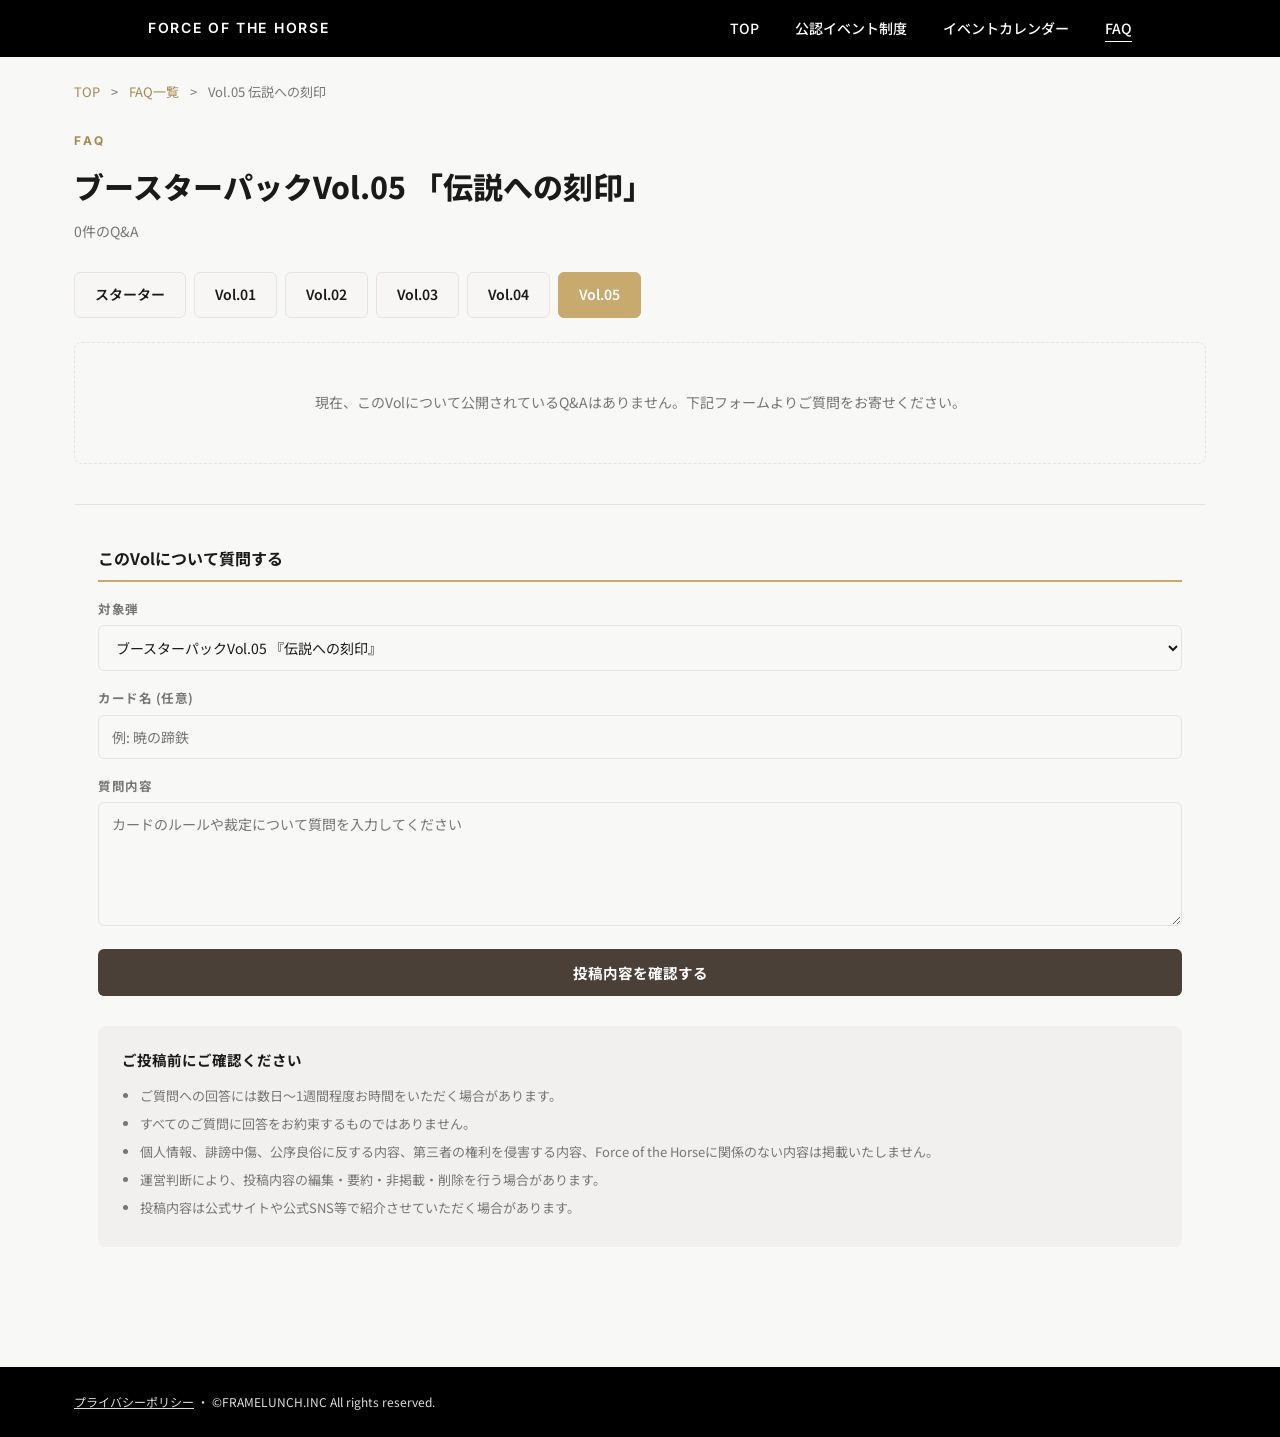
<file: faq-vol5.html>
<!DOCTYPE html>
<html lang="ja">
<head>
    <!-- Google tag (gtag.js) -->
    <script async src="https://www.googletagmanager.com/gtag/js?id=G-JZ09660SEQ"></script>
    <script>
      window.dataLayer = window.dataLayer || [];
      function gtag(){dataLayer.push(arguments);}
      gtag('js', new Date());

      gtag('config', 'G-JZ09660SEQ');
    </script>

    <meta charset="UTF-8">
    <meta name="viewport" content="width=device-width, initial-scale=1.0">
    <title>FAQ Vol.05『伝説への刻印』 - Force of the Horse</title>
    <meta name="description" content="Force of the HorseブースターパックVol.05『伝説への刻印』収録カードに関するルールQ&Aをまとめています。">
    
    <!-- OGPタグ -->
    <meta property="og:title" content="FAQ Vol.05『伝説への刻印』 - Force of the Horse" />
    <meta property="og:description" content="Force of the HorseブースターパックVol.05『伝説への刻印』収録カードに関するルールQ&Aをまとめています。" />
    <meta property="og:type" content="website" />
    <meta property="og:url" content="https://force-of-the-horse.com/community/faq-vol5" />
    <meta property="og:image" content="https://force-of-the-horse.com/wp-content/themes/foth/ogp.jpg" />
    <meta property="og:site_name" content="Force of the Horse" />
    <meta property="og:locale" content="ja_JP" />
    
    <meta name="twitter:card" content="summary_large_image" />
    <meta name="twitter:title" content="FAQ Vol.05『伝説への刻印』 - Force of the Horse" />
    <meta name="twitter:description" content="Force of the HorseブースターパックVol.05『伝説への刻印』収録カードに関するルールQ&Aをまとめています。" />
    <meta name="twitter:image" content="https://force-of-the-horse.com/wp-content/themes/foth/ogp.jpg" />
    
    <!-- Favicon -->
    <link rel="icon" href="favicon.ico" />
    <link rel="shortcut icon" href="favicon.ico" type="image/x-icon" />
    
    <link rel="stylesheet" href="styles.css">
</head>
<body>
    <header class="site-header">
        <div class="header-inner">
            <a href="/community/" class="logo">FORCE OF THE HORSE</a>
            <nav class="main-nav">
                <ul>
                    <li><a href="/community/" class="nav-link">TOP</a></li>
                    <li><a href="certified-event-system" class="nav-link">公認イベント制度</a></li>
                    <li><a href="event-calendar-page" class="nav-link">イベントカレンダー</a></li>
                    <li><a href="faq" class="nav-link active">FAQ</a></li>
                </ul>
            </nav>
            <button class="nav-toggle" aria-label="メニュー">☰</button>
        </div>
    </header>

    <div class="max-w-5xl mx-auto px-5 py-12">
        <div class="breadcrumb">
            <a href="/community/">TOP</a>
            <span class="breadcrumb-sep">&gt;</span>
            <a href="faq">FAQ一覧</a>
            <span class="breadcrumb-sep">&gt;</span>
            <span class="breadcrumb-current">Vol.05 伝説への刻印</span>
        </div>

        <div class="page-head">
            <p class="page-eyebrow">FAQ</p>
            <h1 class="page-title">ブースターパックVol.05 「伝説への刻印」</h1>
            <p class="page-desc">0件のQ&A</p>
        </div>
    </div>

    <main class="faq-detail">
        <div class="vol-tabs">
            <a href="faq-starter" class="vol-tab">スターター</a>
            <a href="faq-vol1" class="vol-tab">Vol.01</a>
            <a href="faq-vol2" class="vol-tab">Vol.02</a>
            <a href="faq-vol3" class="vol-tab">Vol.03</a>
            <a href="faq-vol4" class="vol-tab">Vol.04</a>
            <a href="faq-vol5" class="vol-tab active">Vol.05</a>
        </div>

        <div class="faq-section" id="faq-list" data-vol="vol5">
            <p class="faq-empty">読み込み中...</p>
        </div>

        <hr class="divider">

        <div class="form-card">
            <div class="form-section">
                <h2>このVolについて質問する</h2>
                <form class="vol-question-form">
                    <div style="position:absolute;left:-9999px;top:-9999px;" aria-hidden="true">
                        <label for="hp_verify">このフィールドは空欄のままにしてください</label>
                        <input type="text" id="hp_verify" name="hp_verify" tabindex="-1" autocomplete="off">
                    </div>
                    <div class="form-field">
                        <label>対象弾</label>
                        <select name="vol">
                            <option value="starter">スターターキット</option>
                            <option value="vol1">ブースターパックVol.01 『競馬、新章』</option>
                            <option value="vol2">ブースターパックVol.02 『英雄VS豪傑』</option>
                            <option value="vol3">ブースターパックVol.03 『砂の王 降臨』</option>
                            <option value="vol4">ブースターパックVol.04 『GO FASTER』</option>
                            <option value="vol5" selected>ブースターパックVol.05 『伝説への刻印』</option>
                        </select>
                    </div>
                    <div class="form-field">
                        <label>カード名 (任意)</label>
                        <input type="text" name="card" placeholder="例: 暁の蹄鉄">
                    </div>
                    <div class="form-field">
                        <label>質問内容</label>
                        <textarea rows="5" name="content" placeholder="カードのルールや裁定について質問を入力してください"></textarea>
                    </div>
                    <button type="submit" class="btn btn-primary btn-block">投稿内容を確認する</button>
                </form>
            </div>

            <div class="notice-box">
                <h3>ご投稿前にご確認ください</h3>
                <ul>
                    <li>ご質問への回答には数日〜1週間程度お時間をいただく場合があります。</li>
                    <li>すべてのご質問に回答をお約束するものではありません。</li>
                    <li>個人情報、誹謗中傷、公序良俗に反する内容、第三者の権利を侵害する内容、Force of the Horseに関係のない内容は掲載いたしません。</li>
                    <li>運営判断により、投稿内容の編集・要約・非掲載・削除を行う場合があります。</li>
                    <li>投稿内容は公式サイトや公式SNS等で紹介させていただく場合があります。</li>
                </ul>
            </div>
        </div>
    </main>

    <!-- 投稿確認モーダル -->
    <div id="post-modal" class="modal-overlay">
        <div class="modal-box">
            <div id="post-modal-body"></div>
        </div>
    </div>

    <footer>
        <div class="footer-inner">
            <p><a href="privacy">プライバシーポリシー</a> ・ ©FRAMELUNCH.INC All rights reserved.</p>
        </div>
    </footer>

    <script src="script.js"></script>
</body>
</html>
</file>
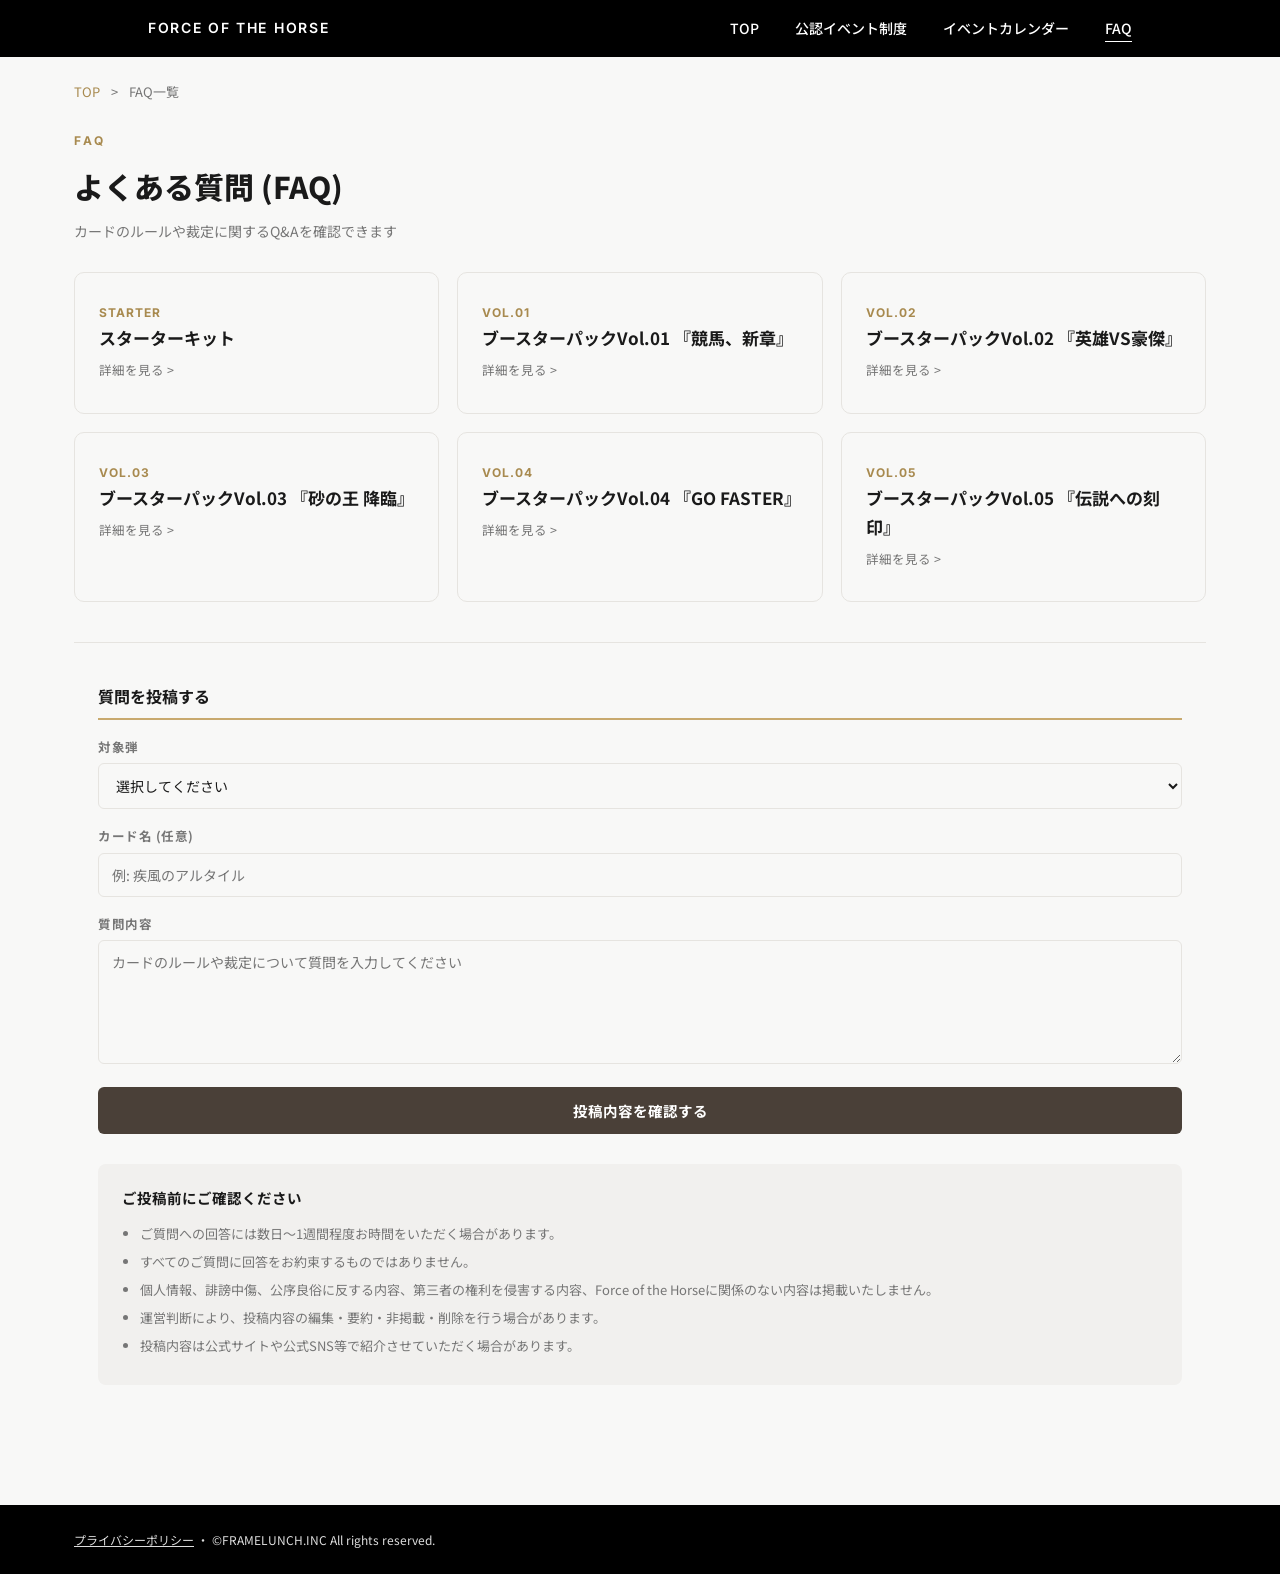
<file: faq.html>
<!DOCTYPE html>
<html lang="ja">
<head>
    <!-- Google tag (gtag.js) -->
    <script async src="https://www.googletagmanager.com/gtag/js?id=G-JZ09660SEQ"></script>
    <script>
      window.dataLayer = window.dataLayer || [];
      function gtag(){dataLayer.push(arguments);}
      gtag('js', new Date());

      gtag('config', 'G-JZ09660SEQ');
    </script>

    <meta charset="UTF-8">
    <meta name="viewport" content="width=device-width, initial-scale=1.0">
    <title>FAQ - Force of the Horse | カードルールQ&A</title>
    <meta name="description" content="Force of the Horseのカードルールに関するよくある質問（FAQ）一覧。スターターキット・各ブースターパックのQ&Aを弾ごとに確認できます。">
    <meta name="keywords" content="Force of the Horse,FAQ,ルール,裁定,カード,TCG,スターターキット,ブースターパック" />
    <meta name="author" content="FRAMELUNCH.INC" />
    <link rel="canonical" href="https://force-of-the-horse.com/community/faq" />
    
    <!-- OGPタグ -->
    <meta property="og:title" content="FAQ - Force of the Horse | カードルールQ&A" />
    <meta property="og:description" content="Force of the Horseのカードルールに関するよくある質問（FAQ）一覧。スターターキット・各ブースターパックのQ&Aを弾ごとに確認できます。" />
    <meta property="og:type" content="website" />
    <meta property="og:url" content="https://force-of-the-horse.com/community/faq" />
    <meta property="og:image" content="https://force-of-the-horse.com/wp-content/themes/foth/ogp.jpg" />
    <meta property="og:site_name" content="Force of the Horse" />
    <meta property="og:locale" content="ja_JP" />
    
    <meta name="twitter:card" content="summary_large_image" />
    <meta name="twitter:title" content="FAQ - Force of the Horse | カードルールQ&A" />
    <meta name="twitter:description" content="Force of the Horseのカードルールに関するよくある質問（FAQ）一覧。スターターキット・各ブースターパックのQ&Aを弾ごとに確認できます。" />
    <meta name="twitter:image" content="https://force-of-the-horse.com/wp-content/themes/foth/ogp.jpg" />
    
    <!-- Favicon -->
    <link rel="icon" href="favicon.ico" />
    <link rel="shortcut icon" href="favicon.ico" type="image/x-icon" />
    
    <link rel="stylesheet" href="styles.css">
</head>
<body>
    <header class="site-header">
        <div class="header-inner">
            <a href="/community/" class="logo">FORCE OF THE HORSE</a>
            <nav class="main-nav">
                <ul>
                    <li><a href="/community/" class="nav-link">TOP</a></li>
                    <li><a href="certified-event-system" class="nav-link">公認イベント制度</a></li>
                    <li><a href="event-calendar-page" class="nav-link">イベントカレンダー</a></li>
                    <li><a href="faq" class="nav-link active">FAQ</a></li>
                </ul>
            </nav>
            <button class="nav-toggle" aria-label="メニュー">☰</button>
        </div>
    </header>

    <div class="max-w-5xl mx-auto px-5 py-12">
        <div class="breadcrumb">
            <a href="/community/">TOP</a>
            <span class="breadcrumb-sep">&gt;</span>
            <span>FAQ一覧</span>
        </div>

        <div class="page-head">
            <p class="page-eyebrow">FAQ</p>
            <h1 class="page-title">よくある質問 (FAQ)</h1>
            <p class="page-desc">カードのルールや裁定に関するQ&Aを確認できます</p>
        </div>
    </div>

    <main class="faq-overview">
        <div class="vol-grid">
            <a href="faq-starter" class="vol-card">
                <span class="vol-label">STARTER</span>
                <h3>スターターキット</h3>
                <span class="vol-count">詳細を見る &gt;</span>
            </a>
            <a href="faq-vol1" class="vol-card">
                <span class="vol-label">VOL.01</span>
                <h3>ブースターパックVol.01 『競馬、新章』</h3>
                <span class="vol-count">詳細を見る &gt;</span>
            </a>
            <a href="faq-vol2" class="vol-card">
                <span class="vol-label">VOL.02</span>
                <h3>ブースターパックVol.02 『英雄VS豪傑』</h3>
                <span class="vol-count">詳細を見る &gt;</span>
            </a>
            <a href="faq-vol3" class="vol-card">
                <span class="vol-label">VOL.03</span>
                <h3>ブースターパックVol.03 『砂の王 降臨』</h3>
                <span class="vol-count">詳細を見る &gt;</span>
            </a>
            <a href="faq-vol4" class="vol-card">
                <span class="vol-label">VOL.04</span>
                <h3>ブースターパックVol.04 『GO FASTER』</h3>
                <span class="vol-count">詳細を見る &gt;</span>
            </a>
            <a href="faq-vol5" class="vol-card">
                <span class="vol-label">VOL.05</span>
                <h3>ブースターパックVol.05 『伝説への刻印』</h3>
                <span class="vol-count">詳細を見る &gt;</span>
            </a>
        </div>

        <hr class="divider">

        <div class="form-card">
            <div class="form-section">
                <h2>質問を投稿する</h2>
                <form id="question-form">
                    <div style="position:absolute;left:-9999px;top:-9999px;" aria-hidden="true">
                        <label for="hp_verify">このフィールドは空欄のままにしてください</label>
                        <input type="text" id="hp_verify" name="hp_verify" tabindex="-1" autocomplete="off">
                    </div>
                    <div class="form-field">
                        <label>対象弾</label>
                        <select id="q-vol">
                            <option value="">選択してください</option>
                            <option value="starter">スターターキット</option>
                            <option value="vol1">ブースターパックVol.01 『競馬、新章』</option>
                            <option value="vol2">ブースターパックVol.02 『英雄VS豪傑』</option>
                            <option value="vol3">ブースターパックVol.03 『砂の王 降臨』</option>
                            <option value="vol4">ブースターパックVol.04 『GO FASTER』</option>
                            <option value="vol5">ブースターパックVol.05 『伝説への刻印』</option>
                        </select>
                    </div>
                    <div class="form-field">
                        <label>カード名 (任意)</label>
                        <input type="text" id="q-card" placeholder="例: 疾風のアルタイル">
                    </div>
                    <div class="form-field">
                        <label>質問内容</label>
                        <textarea rows="5" id="q-content" placeholder="カードのルールや裁定について質問を入力してください"></textarea>
                    </div>
                    <button type="button" id="confirm-post-btn" class="btn btn-primary btn-block">投稿内容を確認する</button>
                </form>
            </div>

            <div class="notice-box">
                <h3>ご投稿前にご確認ください</h3>
                <ul>
                    <li>ご質問への回答には数日〜1週間程度お時間をいただく場合があります。</li>
                    <li>すべてのご質問に回答をお約束するものではありません。</li>
                    <li>個人情報、誹謗中傷、公序良俗に反する内容、第三者の権利を侵害する内容、Force of the Horseに関係のない内容は掲載いたしません。</li>
                    <li>運営判断により、投稿内容の編集・要約・非掲載・削除を行う場合があります。</li>
                    <li>投稿内容は公式サイトや公式SNS等で紹介させていただく場合があります。</li>
                </ul>
            </div>
        </div>
    </main>

    <!-- 投稿確認モーダル -->
    <div id="post-modal" class="modal-overlay">
        <div class="modal-box">
            <div id="post-modal-body"></div>
        </div>
    </div>

    <footer>
        <div class="footer-inner">
            <p><a href="privacy">プライバシーポリシー</a> ・ ©FRAMELUNCH.INC All rights reserved.</p>
        </div>
    </footer>

    <script src="script.js"></script>
</body>
</html>
</file>
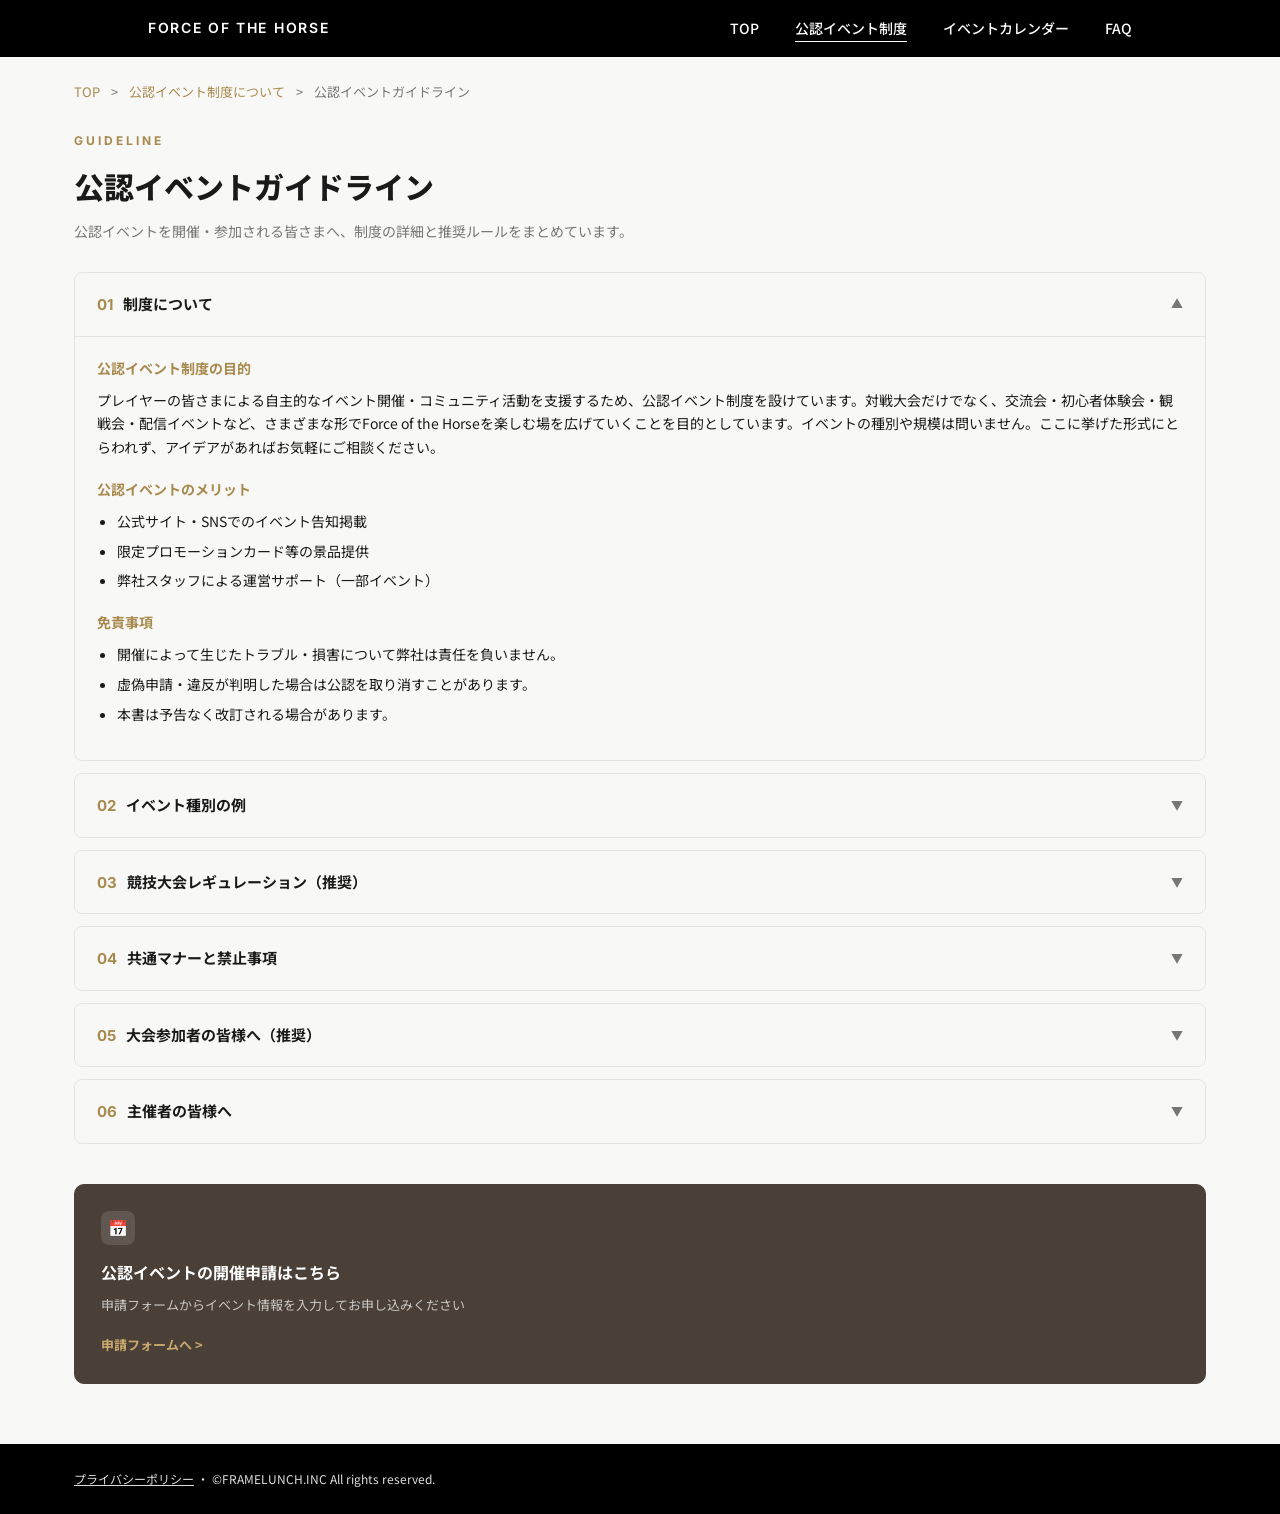
<file: guideline.html>
<!DOCTYPE html>
<html lang="ja">

<head>
    <!-- Google tag (gtag.js) -->
    <script async src="https://www.googletagmanager.com/gtag/js?id=G-JZ09660SEQ"></script>
    <script>
      window.dataLayer = window.dataLayer || [];
      function gtag(){dataLayer.push(arguments);}
      gtag('js', new Date());

      gtag('config', 'G-JZ09660SEQ');
    </script>

    <meta charset="UTF-8">
    <meta name="viewport" content="width=device-width, initial-scale=1.0">
    <title>公認イベントガイドライン - Force of the Horse</title>
    <meta name="description" content="Force of the Horse公認イベントの開催・参加にあたってのガイドライン。制度の概要、推奨レギュレーション、共通マナーなどをまとめています。">
    
    <!-- OGPタグ -->
    <meta property="og:title" content="公認イベントガイドライン - Force of the Horse" />
    <meta property="og:description" content="Force of the Horse公認イベントの開催・参加にあたってのガイドライン。制度の概要、推奨レギュレーション、共通マナーなどをまとめています。" />
    <meta property="og:type" content="website" />
    <meta property="og:url" content="https://force-of-the-horse.com/community/guideline" />
    <meta property="og:image" content="https://force-of-the-horse.com/wp-content/themes/foth/ogp.jpg" />
    <meta property="og:site_name" content="Force of the Horse" />
    <meta property="og:locale" content="ja_JP" />
    
    <meta name="twitter:card" content="summary_large_image" />
    <meta name="twitter:title" content="公認イベントガイドライン - Force of the Horse" />
    <meta name="twitter:description" content="Force of the Horse公認イベントの開催・参加にあたってのガイドライン。制度の概要、推奨レギュレーション、共通マナーなどをまとめています。" />
    <meta name="twitter:image" content="https://force-of-the-horse.com/wp-content/themes/foth/ogp.jpg" />
    
    <!-- Favicon -->
    <link rel="icon" href="favicon.ico" />
    <link rel="shortcut icon" href="favicon.ico" type="image/x-icon" />
    
    <link rel="stylesheet" href="styles.css">
</head>

<body>
    <header class="site-header">
        <div class="header-inner">
            <a href="/community/" class="logo">FORCE OF THE HORSE</a>
            <nav class="main-nav">
                <ul>
                    <li><a href="/community/" class="nav-link">TOP</a></li>
                    <li><a href="certified-event-system" class="nav-link active">公認イベント制度</a></li>
                    <li><a href="event-calendar-page" class="nav-link">イベントカレンダー</a></li>
                    <li><a href="faq" class="nav-link">FAQ</a></li>
                </ul>
            </nav>
            <button class="nav-toggle" aria-label="メニュー">☰</button>
        </div>
    </header>

    <div class="max-w-5xl mx-auto px-5 py-12">
        <div class="breadcrumb">
            <a href="/community/">TOP</a>
            <span class="breadcrumb-sep">&gt;</span>
            <a href="certified-event-system">公認イベント制度について</a>
            <span class="breadcrumb-sep">&gt;</span>
            <span>公認イベントガイドライン</span>
        </div>

        <div class="page-head">
            <p class="page-eyebrow">GUIDELINE</p>
            <h1 class="page-title">公認イベントガイドライン</h1>
            <p class="page-desc">公認イベントを開催・参加される皆さまへ、制度の詳細と推奨ルールをまとめています。</p>
        </div>
    </div>

    <main class="accordion">
        <div class="acc-item open">
            <div class="acc-head"><span><span class="acc-num">01</span>制度について</span><span class="acc-toggle">▼</span>
            </div>
            <div class="acc-body">
                <h4>公認イベント制度の目的</h4>
                <p>プレイヤーの皆さまによる自主的なイベント開催・コミュニティ活動を支援するため、公認イベント制度を設けています。対戦大会だけでなく、交流会・初心者体験会・観戦会・配信イベントなど、さまざまな形でForce
                    of the Horseを楽しむ場を広げていくことを目的としています。イベントの種別や規模は問いません。ここに挙げた形式にとらわれず、アイデアがあればお気軽にご相談ください。</p>
                <h4>公認イベントのメリット</h4>
                <ul>
                    <li>公式サイト・SNSでのイベント告知掲載</li>
                    <li>限定プロモーションカード等の景品提供</li>
                    <li>弊社スタッフによる運営サポート（一部イベント）</li>
                </ul>
                <h4>免責事項</h4>
                <ul>
                    <li>開催によって生じたトラブル・損害について弊社は責任を負いません。</li>
                    <li>虚偽申請・違反が判明した場合は公認を取り消すことがあります。</li>
                    <li>本書は予告なく改訂される場合があります。</li>
                </ul>
            </div>
        </div>

        <div class="acc-item">
            <div class="acc-head"><span><span class="acc-num">02</span>イベント種別の例</span><span class="acc-toggle">▼</span>
            </div>
            <div class="acc-body">
                <p style="margin-top: 1rem;">以下は代表的な例です。この枠に必ずしも当てはめる必要はありません。申請フォームの「イベント概要」欄に自由に記載してください。</p>
                <div class="sub-card"><b
                        style="color:var(--text);">公認大会</b>勝敗を競う対戦形式のイベント。スイスドロー・トーナメント等を使用。詳細なレギュレーションは03を参照。</div>
                <div class="sub-card"><b
                        style="color:var(--text);">交流会</b>勝敗よりも参加者同士のつながりや楽しさを重視するイベント。フリー対戦・デッキ品評会・テーマ縛り対戦・競馬トーク会など形式は自由。
                </div>
                <div class="sub-card"><b
                        style="color:var(--text);">初心者体験会</b>未経験・初心者を主な対象とした普及目的のイベント。ルール説明からのレクチャー形式・デッキ構築教室・競馬場やショップでの簡易体験など。スターターキットなどの貸し出しができます（要事前申請）。
                </div>
                <div class="sub-card"><b style="color:var(--text);">観戦会</b>上位プレイヤーの対戦を観戦・解説するイベント。会場観戦・オンライン配信視聴いずれも可。
                </div>
                <div class="sub-card"><b
                        style="color:var(--text);">配信イベント</b>YouTubeやTwitchなどのプラットフォームを使ったライブ配信形式のイベント。対戦配信・解説配信・交流配信など形式は問いません。申請時に配信URLまたはチャンネル情報を記載してください。
                </div>
            </div>
        </div>

        <div class="acc-item">
            <div class="acc-head"><span><span class="acc-num">03</span>競技大会レギュレーション（推奨）</span><span
                    class="acc-toggle">▼</span></div>
            <div class="acc-body">
                <p style="margin-top: 1rem;">本セクションは公認大会を開催する際の推奨ルールです。実際の運営は主催者の判断に委ねます。参加者は主催者が定めたルールに従ってください。</p>
                <h4>推奨大会形式</h4>
                <div class="sub-card"><b style="color:var(--text);">スイスドロー＋決勝トーナメント（8名以上推奨）</b>予選はスイスドローで全員が複数試合を消化し、上位数名（例：上位4〜8名）のみが決勝トーナメント（シングルエリミネーション）に進出。
                </div>
                <h4>オプショナルルール（任意選択) </h4>
                <p>下記の形式はあくまで一例です。以下を目安に、主催者の判断で選んでいただいて構いません。</p>
                <div class="sub-card"><b style="color:var(--text);">総当たり またはシングルエリミネーション</b>目安：2〜5人</div>
                <div class="sub-card"><b style="color:var(--text);">シングルエリミネーション またはシングルエリミネーション</b>目安：6人以上</div>
                
                <p style="margin-top: 0.5rem;"><a href="faq-tournament" style="color: #3b82f6; text-decoration: underline;">大会形式を詳しく見る &gt;</a></p>
                <h4>先攻・後攻の決定方法</h4>
                <p>じゃんけん・ダイス・コインなど、対戦者双方が合意した方法で決定してください。</p>
                <h4>1試合の制限時間</h4>
                <p>1試合最大40分＋延長3ターンを目安とします。延長ターン終了時点で決着がついていない場合の扱いは、主催者が事前に要項へ明記してください。</p>
                <h4>遅刻・不戦敗（バイ）の扱い</h4>
                <p>試合開始から10分以内に対戦卓に着かない場合は、不戦敗として扱います。</p>
                
                <h4>デッキ枚数規定</h4>
                <p>レース距離により、メインデッキの必要枚数が異なります。</p>
                <p><b>短距離・マイル・中距離（1200m〜2500m）</b><b>60枚</b></p>
                <p><b>長距離（2600m以上）</b><b>80枚</b></p>
                <h4>同一カード制限枚数</h4>
                <p>同名カードは1つのデッキにつき<b>3枚</b>まで採用できます。</p>
                <h4>禁止・制限カードについて</h4>
                <p>現時点では禁止・制限カードの指定はありません。今後、カードプールの拡大に伴い設定される場合があります。設定された場合は本ページで告知します。</p>
            </div>
        </div>

        <div class="acc-item">
            <div class="acc-head"><span><span class="acc-num">04</span>共通マナーと禁止事項</span><span
                    class="acc-toggle">▼</span></div>
            <div class="acc-body">
                <p style="margin-top: 1rem;">すべてのイベントに共通するルールです。種別・規模にかかわらず遵守してください。</p>
                <h4>禁止行為</h4>
                <ul>
                    <li>参加費以外を目的とした金銭授受・賭博類似行為</li>
                    <li>コピーカード・自作カードの使用</li>
                    <li>他の参加者への誹謗中傷・ハラスメント・脅迫</li>
                    <li>公序良俗に著しく反する言動</li>
                </ul>
                <h4>共通マナー</h4>
                <ul>
                    <li>初心者・ベテランを問わず互いに敬意を持って接する</li>
                    <li>注意を受けた場合はすぐにやめる</li>
                    <li>会場外の方々にも配慮する</li>
                    <li>主催者の指示に従う</li>
                </ul>
            </div>
        </div>

        <div class="acc-item">
            <div class="acc-head"><span><span class="acc-num">05</span>大会参加者の皆様へ（推奨）</span><span
                    class="acc-toggle">▼</span></div>
            <div class="acc-body">
                <p style="margin-top: 1rem;">以下は大会参加時の推奨事項です。実際のルールは各イベントの主催者案内を優先してください。</p>
                <h4>対戦台に置けるもの</h4>
                <ul>
                    <li>裏面統一のメインデッキ</li>
                    <li>筆記用具（2本以内）・フタ付き飲料容器</li>
                    <li>プレイマット・カウンター・ダイス等の補助小物</li>
                </ul>
                <h4>試合前の確認</h4>
                <ul>
                    <li>デッキ枚数・スリーブ状態を相互確認してから開始</li>
                    <li>問題がある場合は速やかにジャッジを呼ぶ</li>
                </ul>
                <h4>試合中の注意</h4>
                <ul>
                    <li>両手は常に対戦台の上に出す</li>
                    <li>カードプレイ・ターンエンドは口頭で宣言する</li>
                </ul>
            </div>
        </div>

        <div class="acc-item">
            <div class="acc-head"><span><span class="acc-num">06</span>主催者の皆様へ</span><span class="acc-toggle">▼</span>
            </div>
            <div class="acc-body">
                <h4>申請の流れ</h4>
                <div class="sub-card"><b style="color:var(--text);">STEP
                        1｜イベント申請</b>種別・日時・会場またはオンラインURL・連絡先・イベント概要を申請フォームより提出。種別はあくまで参考で、自由記述でも構いません。</div>
                <div class="sub-card"><b style="color:var(--text);">STEP 2｜掲載・景品発送</b>受理後、公式サイトに掲載。景品は開催5〜7日前に発送。</div>
                <div class="sub-card"><b style="color:var(--text);">STEP 3｜開催レポート提出</b>開催後1週間以内目安。</div>
                <h4>申請条件</h4>
                <ul>
                    <li>開催日時と場所（またはオンラインURL）が決まっていること</li>
                    <li>誰でも連絡できる主催者の連絡先を用意できること</li>
                    <li>開催10日以上前に申請すること</li>
                </ul>
                <p>この3点を満たせば申請できます。公認大会の場合は進行ルールを事前に参加者へ周知してください。</p>
                <h4>共通ルール</h4>
                <ul>
                    <li>未成年の単独主催不可（保護者または成年との共同開催は可）</li>
                    <li>中学生以下が参加する場合は保護者同伴を周知</li>
                    <li>1週間あたり申請3件以内</li>
                </ul>
            </div>
        </div>

        <div class="action-cards" style="grid-template-columns:1fr;max-width:100%;">
            <a href="apply" class="action-card dark">
                <div class="action-icon">📅</div>
                <h3>公認イベントの開催申請はこちら</h3>
                <p>申請フォームからイベント情報を入力してお申し込みください</p>
                <span class="action-link">申請フォームへ &gt;</span>
            </a>
        </div>
    </main>

    <footer>
        <div class="footer-inner">
            <p><a href="privacy">プライバシーポリシー</a> ・ ©FRAMELUNCH.INC All rights reserved.</p>
        </div>
    </footer>

    <script src="script.js"></script>
</body>

</html>
</file>
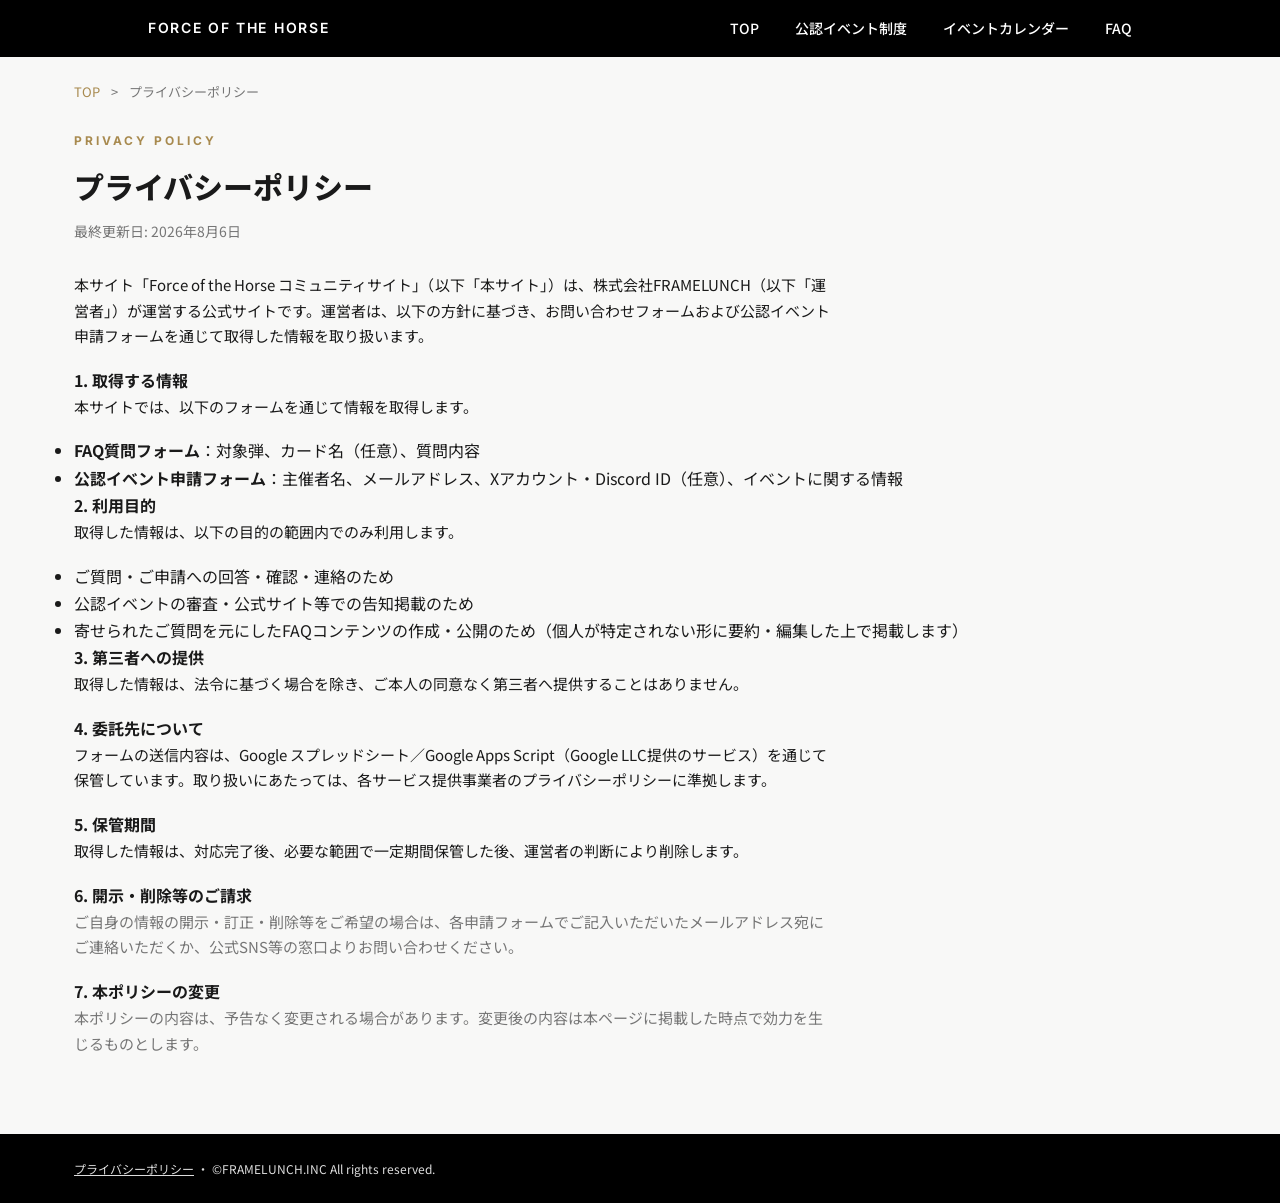
<file: privacy.html>
<!DOCTYPE html>
<html lang="ja">

<head>
    <!-- Google tag (gtag.js) -->
    <script async src="https://www.googletagmanager.com/gtag/js?id=G-JZ09660SEQ"></script>
    <script>
      window.dataLayer = window.dataLayer || [];
      function gtag(){dataLayer.push(arguments);}
      gtag('js', new Date());

      gtag('config', 'G-JZ09660SEQ');
    </script>

    <meta charset="UTF-8">
    <meta name="viewport" content="width=device-width, initial-scale=1.0">
    <title>プライバシーポリシー - Force of the Horse</title>
    <meta name="description" content="Force of the Horseコミュニティサイトのプライバシーポリシー。フォームで取得する情報とその利用目的について説明しています。">
    
    <!-- OGPタグ -->
    <meta property="og:title" content="プライバシーポリシー - Force of the Horse" />
    <meta property="og:description" content="Force of the Horseコミュニティサイトのプライバシーポリシー。フォームで取得する情報とその利用目的について説明しています。" />
    <meta property="og:type" content="website" />
    <meta property="og:url" content="https://force-of-the-horse.com/community/privacy" />
    <meta property="og:image" content="https://force-of-the-horse.com/wp-content/themes/foth/ogp.jpg" />
    <meta property="og:site_name" content="Force of the Horse" />
    <meta property="og:locale" content="ja_JP" />
    
    <meta name="twitter:card" content="summary_large_image" />
    <meta name="twitter:title" content="プライバシーポリシー - Force of the Horse" />
    <meta name="twitter:description" content="Force of the Horseコミュニティサイトのプライバシーポリシー。フォームで取得する情報とその利用目的について説明しています。" />
    <meta name="twitter:image" content="https://force-of-the-horse.com/wp-content/themes/foth/ogp.jpg" />
    
    <!-- Favicon -->
    <link rel="icon" href="favicon.ico" />
    <link rel="shortcut icon" href="favicon.ico" type="image/x-icon" />
    
    <link rel="stylesheet" href="styles.css">
</head>

<body>
    <header class="site-header">
        <div class="header-inner">
            <a href="/community/" class="logo">FORCE OF THE HORSE</a>
            <nav class="main-nav">
                <ul>
                    <li><a href="/community/" class="nav-link">TOP</a></li>
                    <li><a href="certified-event-system" class="nav-link">公認イベント制度</a></li>
                    <li><a href="event-calendar-page" class="nav-link">イベントカレンダー</a></li>
                    <li><a href="faq" class="nav-link">FAQ</a></li>
                </ul>
            </nav>
            <button class="nav-toggle" aria-label="メニュー">☰</button>
        </div>
    </header>

    <div class="max-w-5xl mx-auto px-5 py-12">
        <div class="breadcrumb">
            <a href="/community/">TOP</a>
            <span class="breadcrumb-sep">&gt;</span>
            <span class="breadcrumb-current">プライバシーポリシー</span>
        </div>

        <div class="page-head">
            <p class="page-eyebrow">PRIVACY POLICY</p>
            <h1 class="page-title">プライバシーポリシー</h1>
            <p class="page-desc">最終更新日: 2026年8月6日</p>
        </div>
    </div>

    <main class="about-content">
        <div class="about-text">
            <p>
                本サイト「Force of the Horse
                コミュニティサイト」（以下「本サイト」）は、株式会社FRAMELUNCH（以下「運営者」）が運営する公式サイトです。運営者は、以下の方針に基づき、お問い合わせフォームおよび公認イベント申請フォームを通じて取得した情報を取り扱います。
            </p>

            <h4>1. 取得する情報</h4>
            <p>
                本サイトでは、以下のフォームを通じて情報を取得します。
            </p>
            <ul>
                <li><b>FAQ質問フォーム</b>：対象弾、カード名（任意）、質問内容</li>
                <li><b>公認イベント申請フォーム</b>：主催者名、メールアドレス、Xアカウント・Discord ID（任意）、イベントに関する情報</li>
            </ul>

            <h4>2. 利用目的</h4>
            <p>
                取得した情報は、以下の目的の範囲内でのみ利用します。
            </p>
            <ul>
                <li>ご質問・ご申請への回答・確認・連絡のため</li>
                <li>公認イベントの審査・公式サイト等での告知掲載のため</li>
                <li>寄せられたご質問を元にしたFAQコンテンツの作成・公開のため（個人が特定されない形に要約・編集した上で掲載します）</li>
            </ul>

            <h4>3. 第三者への提供</h4>
            <p>
                取得した情報は、法令に基づく場合を除き、ご本人の同意なく第三者へ提供することはありません。
            </p>

            <h4>4. 委託先について</h4>
            <p>
                フォームの送信内容は、Google スプレッドシート／Google Apps Script（Google
                LLC提供のサービス）を通じて保管しています。取り扱いにあたっては、各サービス提供事業者のプライバシーポリシーに準拠します。
            </p>

            <h4>5. 保管期間</h4>
            <p>
                取得した情報は、対応完了後、必要な範囲で一定期間保管した後、運営者の判断により削除します。
            </p>

            <h4>6. 開示・削除等のご請求</h4>
            <p class="muted">
                ご自身の情報の開示・訂正・削除等をご希望の場合は、各申請フォームでご記入いただいたメールアドレス宛にご連絡いただくか、公式SNS等の窓口よりお問い合わせください。
            </p>

            <h4>7. 本ポリシーの変更</h4>
            <p class="muted">
                本ポリシーの内容は、予告なく変更される場合があります。変更後の内容は本ページに掲載した時点で効力を生じるものとします。
            </p>
        </div>
    </main>

    <footer>
        <div class="footer-inner">
            <p><a href="privacy">プライバシーポリシー</a> ・ ©FRAMELUNCH.INC All rights reserved.</p>
        </div>
    </footer>

    <script src="script.js"></script>
</body>

</html>
</file>
<file: styles.css>
@import url('https://fonts.googleapis.com/css2?family=Inter:wght@400;500;600;700;800&family=Noto+Sans+JP:wght@400;500;700;900&display=swap');

:root {
    --accent: #c8a96e;
    --accent-dark: #a88a4f;
    --bg: #f8f8f7;
    --bg-soft: #f7f6f4;
    --bg-muted: #f1f0ee;
    --text: #1a1a1a;
    --text-muted: #767676;
    --border: #e6e4e0;
    --red: #c0504d;
    --purple: #8a5fbf;
    --blue: #4f7cad;
    --radius: 10px;
}

* {
    margin: 0;
    padding: 0;
    box-sizing: border-box;
}

body {
    font-family: 'Noto Sans JP', 'Inter', -apple-system, sans-serif;
    background-color: var(--bg);
    color: var(--text);
    line-height: 1.7;
    -webkit-font-smoothing: antialiased;
}

a { color: inherit; }

img { max-width: 100%; display: block; }

.wrap {
    max-width: 1180px;
    margin: 0 auto;
    padding: 0 24px;
}

/* ===== Header ===== */
/* Aligned to index.html's black sticky header */
.site-header {
    background: #000000;
    border-bottom: 1px solid #000000;
    position: sticky;
    top: 0;
    z-index: 50;
}

.header-inner {
    max-width: 1024px;
    height: 56px;
    margin: 0 auto;
    padding: 0 20px;
    display: flex;
    align-items: center;
    justify-content: space-between;
}

.logo {
    font-family: 'Inter', 'Noto Sans JP', sans-serif;
    font-weight: 600;
    font-size: 14px;
    letter-spacing: 0.12em;
    text-transform: uppercase;
    color: #ffffff;
    text-decoration: none;
    transition: opacity .15s;
}

.logo:hover { opacity: .75; }

.main-nav ul {
    display: flex;
    list-style: none;
    gap: 36px;
}

.main-nav a {
    text-decoration: none;
    font-size: 14px;
    font-weight: 500;
    color: #ffffff;
    opacity: 1;
    padding-bottom: 3px;
    border-bottom: 1px solid transparent;
    transition: color .2s, opacity .2s, border-color .2s;
}

.main-nav a:hover { color: #ffffff; opacity: .75; }

.main-nav a.active {
    color: #ffffff;
    opacity: 1;
    font-weight: 500;
    border-bottom-color: #ffffff;
}

.nav-toggle {
    display: none;
    background: none;
    border: none;
    font-size: 22px;
    color: #ffffff;
    cursor: pointer;
}

/* ===== Hero ===== */
.hero {
    position: relative;
    height: 380px;
    overflow: hidden;
}

.hero-img {
    position: absolute;
    inset: 0;
    width: 100%;
    height: 100%;
    object-fit: cover;
}

.hero-overlay {
    position: absolute;
    inset: 0;
    background: linear-gradient(100deg, rgba(12,16,28,.88) 10%, rgba(12,16,28,.55) 60%, rgba(12,16,28,.35) 100%);
}

.hero-content {
    position: relative;
    z-index: 2;
    max-width: 1180px;
    margin: 0 auto;
    padding: 0 24px;
    height: 100%;
    display: flex;
    flex-direction: column;
    justify-content: center;
    color: #fff;
}

.hero-eyebrow {
    font-size: 13px;
    letter-spacing: 4px;
    opacity: .85;
    margin-bottom: 14px;
    font-family: 'Inter', sans-serif;
}

.hero-title {
    font-family: 'Inter', 'Noto Sans JP', sans-serif;
    font-size: 44px;
    font-weight: 800;
    letter-spacing: 1px;
    margin-bottom: 14px;
}

.hero-subtitle {
    font-size: 16px;
    opacity: .9;
}

/* ===== Quick link cards ===== */
.quick-links {
    max-width: 1180px;
    margin: 40px auto 60px;
    padding: 0 24px;
    position: relative;
    z-index: 3;
    display: grid;
    grid-template-columns: repeat(3, 1fr);
    gap: 20px;
}

.qcard {
    background: var(--bg);
    border-radius: var(--radius);
    padding: 28px;
    box-shadow: 0 10px 30px rgba(20, 20, 20, .08);
    text-decoration: none;
    color: var(--text);
    display: block;
    transition: transform .2s, box-shadow .2s;
    border: 1px solid var(--border);
}

.qcard:hover {
    transform: translateY(-4px);
    box-shadow: 0 14px 34px rgba(20, 20, 20, .12);
}

.qcard-icon {
    width: 40px;
    height: 40px;
    display: flex;
    align-items: center;
    justify-content: center;
    background: var(--bg-soft);
    border-radius: 8px;
    margin-bottom: 16px;
    font-size: 18px;
}

.qcard h3 {
    font-size: 16px;
    margin-bottom: 8px;
    font-weight: 700;
}

.qcard p {
    font-size: 13px;
    color: var(--text-muted);
}

/* ===== Content grid on TOP ===== */
main { padding-bottom: 60px; }

.content-grid {
    max-width: 1180px;
    margin: 0 auto;
    padding: 0 24px;
    display: grid;
    grid-template-columns: 1fr 1fr;
    gap: 28px;
}

.panel {
    background: var(--bg);
    border: 1px solid var(--border);
    border-radius: var(--radius);
    padding: 28px;
}

.panel-header {
    display: flex;
    align-items: baseline;
    justify-content: space-between;
    margin-bottom: 20px;
}

.panel-header h2 {
    font-size: 18px;
    font-weight: 700;
}

.panel-link {
    font-size: 13px;
    font-weight: 600;
    color: var(--accent-dark);
    text-decoration: none;
}

.panel-link:hover { text-decoration: underline; }

/* Announcements */
.announcement-list { list-style: none; }

.announcement-list li {
    padding: 16px 0;
    border-bottom: 1px solid var(--border);
}

.announcement-list li:last-child { border-bottom: none; padding-bottom: 0; }

.announcement-top {
    display: flex;
    align-items: center;
    gap: 10px;
    margin-bottom: 6px;
}

.announcement-list .date {
    font-size: 12px;
    color: var(--text-muted);
    font-family: 'Inter', sans-serif;
}

.tag {
    padding: 3px 9px;
    border-radius: 4px;
    font-size: 11px;
    font-weight: 700;
    color: #fff;
    white-space: nowrap;
}

.tag-notice { background: #333; }
.tag-event { background: var(--accent-dark); }
.tag-faq { background: var(--blue); }

.announcement-list .title {
    display: block;
    font-size: 14.5px;
    font-weight: 600;
    color: var(--text);
    margin-bottom: 4px;
}

.announcement-list .desc {
    font-size: 13px;
    color: var(--text-muted);
}

/* Calendar */
.calendar-header {
    display: flex;
    align-items: center;
    justify-content: space-between;
    margin-bottom: 14px;
}

.calendar-month {
    font-size: 16px;
    font-weight: 700;
    font-family: 'Inter', sans-serif;
}

.calendar-nav {
    width: 28px;
    height: 28px;
    border-radius: 50%;
    border: 1px solid var(--border);
    background: var(--bg);
    cursor: pointer;
    font-size: 12px;
    color: var(--text);
    transition: background .2s;
}

.calendar-nav:hover { background: var(--bg-soft); }

.calendar-grid {
    display: grid;
    grid-template-columns: repeat(7, 1fr);
    gap: 3px;
}

.calendar-day-name {
    text-align: center;
    font-size: 11px;
    font-weight: 700;
    color: var(--text-muted);
    padding: 6px 2px;
}

.calendar-day-name.sun { color: var(--red); }
.calendar-day-name.sat { color: var(--blue); }

.calendar-day {
    height: 66px;
    text-align: center;
    font-size: 13px;
    padding: 6px 2px;
    border-radius: 6px;
    display: flex;
    flex-direction: column;
    align-items: center;
    gap: 3px;
    overflow: hidden;
}

.calendar-day.empty { background: transparent; }

.calendar-day .day-number {
    font-family: 'Inter', sans-serif;
    font-weight: 600;
}

.calendar-day.sun .day-number { color: var(--red); }
.calendar-day.sat .day-number { color: var(--blue); }

.calendar-day.event-day { cursor: pointer; }
.calendar-day.event-day:hover { background: var(--bg-soft); }

/* 今日の日付は「今日である」ことが一目でわかるよう、塗りつぶし円+ラベルで強調する */
.calendar-day.today {
    background: rgba(200, 169, 110, .1);
    border-radius: 8px;
}
.calendar-day.today .day-number {
    display: inline-flex;
    align-items: center;
    justify-content: center;
    width: 20px;
    height: 20px;
    background: var(--accent-dark);
    color: #fff !important;
    border-radius: 50%;
    font-weight: 700;
}
.calendar-day.today::after {
    content: '本日';
    display: block;
    font-size: 8px;
    font-weight: 700;
    color: var(--accent-dark);
    margin-top: 1px;
}

.event-tag {
    display: block;
    width: 100%;
    box-sizing: border-box;
    font-size: 8px;
    padding: 2px 5px 2px 4px;
    border-radius: 3px;
    border-left: 3px solid;
    font-weight: 700;
    line-height: 1.3;
    text-align: left;
    overflow: hidden;
    text-overflow: ellipsis;
    white-space: nowrap;
}

/* イベント一覧・ポップアップで使う大きめのタグ（白背景+下カラーボーダー+濃い文字色） */
.event-tag-pill {
    display: inline-block;
    font-size: 11px;
    font-weight: 700;
    padding: 3px 9px;
    border-radius: 2px;
    margin-bottom: 8px;
}

/* 区分カラー（indexページの区分色と統一）: 公式大会=黒 / 公認イベント=マゼンタ / ショップイベント=オレンジ */
.event-tag.tag-area { background: #fbe8ff; color: #a600bf; border-left-color: #e600ff; }
.event-tag.tag-meetup { background-color: #ffffff; color: var(--text-muted); border: none; border-bottom: 2px solid #ff7b00; }
.event-tag.tag-final { background: #ececec; color: #1a1a1a; border-left-color: #1a1a1a; }

/* 月間イベント一覧・ポップアップのタグは、白背景+下線カラーで区分を示す */
.event-tag-pill.tag-area { background-color: #ffffff; color: var(--text); border: none; border-bottom: 2px solid #e600ff; }
.event-tag-pill.tag-meetup { background-color: #ffffff; color: var(--text); border: none; border-bottom: 2px solid #ff7b00; }
.event-tag-pill.tag-final { background-color: #ffffff; color: var(--text); border: none; border-bottom: 2px solid #1a1a1a; }

/* 2件: セルを上下に分割してカテゴリ色+地名(2文字)を表示（こちらは濃い色の帯のまま視認性を優先） */
.day-split {
    display: flex;
    flex-direction: column;
    width: 100%;
    gap: 2px;
}
.day-split-half {
    flex: 1;
    font-size: 9px;
    font-weight: 700;
    color: #fff;
    border-radius: 3px;
    line-height: 1.6;
    padding: 0 4px;
    box-sizing: border-box;
    text-align: left;
    overflow: hidden;
    white-space: nowrap;
    text-overflow: ellipsis;
}
.day-split-half.tag-area { background: #e600ff; color: #fff; border-left: none; }
.day-split-half.tag-meetup { background: #ffffff; color: var(--text-muted); border: none; border-bottom: 2px solid var(--red); }
.day-split-half.tag-final { background: #1a1a1a; color: #fff; border-left: none; }

/* 3件以上: カテゴリ色のドット+件数のみ表示。クリックでポップアップに全件表示 */
.day-dots { display: flex; gap: 2px; justify-content: center; }
.day-dot { width: 6px; height: 6px; border-radius: 50%; display: inline-block; }
.day-dot.tag-area { background: #e600ff; border: none; }
.day-dot.tag-meetup { background: #ff7b00; border: none; }
.day-dot.tag-final { background: #1a1a1a; border: none; }
.day-count { font-size: 9px; color: var(--text-muted); }

/* upcoming list (compact, used on TOP) */
.upcoming-list {
    list-style: none;
    margin-top: 18px;
}

.upcoming-list li {
    display: flex;
    gap: 14px;
    padding: 10px 0;
    border-bottom: 1px solid var(--border);
    font-size: 13.5px;
    align-items: baseline;
}

.upcoming-list li:last-child { border-bottom: none; padding-bottom: 0; }

.upcoming-list .u-date {
    font-family: 'Inter', sans-serif;
    font-weight: 700;
    color: var(--accent-dark);
    min-width: 78px;
}

.no-events {
    color: var(--text-muted);
    font-size: 13px;
    padding: 10px 0;
}

/* ===== Breadcrumb & page header ===== */
.breadcrumb {
    max-width: 1180px;
    margin: 0 auto;
    padding: 24px 24px 0;
    font-size: 13px;
    color: var(--text-muted);
}

.breadcrumb a { color: var(--accent-dark); text-decoration: none; }
.breadcrumb a:hover { text-decoration: underline; }
.breadcrumb button { color: var(--accent-dark); background: none; border: none; padding: 0; cursor: pointer; text-decoration: none; font-size: inherit; }
.breadcrumb button:hover { text-decoration: underline; }
.breadcrumb-sep { margin: 0 8px; }

.page-head {
    max-width: 1180px;
    margin: 0 auto;
    padding: 28px 24px 0;
}

.page-eyebrow {
    font-size: 12px;
    letter-spacing: 3px;
    color: var(--accent-dark);
    font-weight: 700;
    margin-bottom: 10px;
    font-family: 'Inter', sans-serif;
}

.page-title {
    font-size: 30px;
    font-weight: 800;
    margin-bottom: 8px;
}

.page-desc {
    font-size: 14px;
    color: var(--text-muted);
    margin-bottom: 28px;
}

/* ===== About page (公認イベント制度について) ===== */
.about-content {
    max-width: 1180px;
    margin: 0 auto;
    padding: 0 24px 60px;
}

.about-text p {
    font-size: 15px;
    margin-bottom: 18px;
    max-width: 760px;
}

.about-text p.muted { color: var(--text-muted); }

.quote-box {
    border-left: 3px solid var(--accent);
    background: var(--bg-soft);
    padding: 20px 24px;
    margin: 26px 0;
    border-radius: 4px;
    max-width: 760px;
}

.quote-box p {
    margin-bottom: 8px;
    font-size: 14.5px;
    color: var(--text);
}

.quote-box p:last-child { margin-bottom: 0; }

.action-cards {
    display: grid;
    grid-template-columns: repeat(2, 1fr);
    gap: 20px;
    margin-top: 40px;
    max-width: 760px;
}

.action-card {
    background: var(--bg);
    padding: 26px;
    border-radius: var(--radius);
    border: 1px solid var(--border);
    text-decoration: none;
    color: var(--text);
    transition: box-shadow .2s, border-color .2s;
}

.action-card:hover { border-color: var(--accent); box-shadow: 0 6px 18px rgba(0,0,0,.06); }

.action-card .action-icon {
    width: 34px; height: 34px;
    border-radius: 8px;
    background: var(--bg-soft);
    display: flex; align-items: center; justify-content: center;
    margin-bottom: 14px;
    font-size: 16px;
}

.action-card h3 { font-size: 16px; margin-bottom: 8px; }
.action-card p { font-size: 13px; color: var(--text-muted); margin-bottom: 14px; }
.action-card .action-link { font-size: 13px; font-weight: 700; color: var(--accent-dark); }

.action-card.dark {
    background: #4a4038;
    border-color: #4a4038;
    color: #fff;
}

.action-card.dark .action-icon { background: rgba(255,255,255,.12); }
.action-card.dark p { color: rgba(255,255,255,.7); }
.action-card.dark .action-link { color: var(--accent); }
.action-card.dark:hover { box-shadow: 0 8px 22px rgba(0,0,0,.3); }

/* ===== Event calendar page ===== */
.legend {
    display: flex;
    gap: 22px;
    align-items: center;
    margin-bottom: 20px;
    font-size: 13px;
    color: var(--text-muted);
}

.legend-item { display: flex; align-items: center; gap: 6px; }
.legend-dot { width: 9px; height: 9px; border-radius: 50%; display: inline-block; box-sizing: border-box; }
.legend-dot.area { background: #e600ff; border: none; }
.legend-dot.final { background: #1a1a1a; }
.legend-dot.meetup { background: #ff7b00; border: none; }

.calendar-page-grid {
    max-width: 1180px;
    margin: 0 auto;
    padding: 0 24px 60px;
    display: grid;
    grid-template-columns: 420px 1fr;
    gap: 40px;
    align-items: start;
}

.calendar-page-grid .calendar-day { height: 76px; font-size: 14px; }

.side-events h2 {
    font-size: 18px;
    font-weight: 700;
    padding-bottom: 10px;
    border-bottom: 2px solid var(--accent);
}

.month-col-head {
    display: flex;
    align-items: center;
    gap: 10px;
    margin-bottom: 18px;
}

.month-col-head h2 { border-bottom: none; padding-bottom: 0; margin-bottom: 0; }

.month-nav-group {
    display: flex;
    align-items: center;
    gap: 2px;
    flex-shrink: 0;
}

.month-next-btn,
.month-prev-btn {
    width: 24px;
    height: 24px;
    border-radius: 50%;
    border: 1px solid var(--border);
    background: #ffffff;
    flex-shrink: 0;
    font-size: 15px;
    font-weight: 700;
    line-height: 1;
    color: var(--text);
    font-family: Georgia, 'Times New Roman', serif;
}

.month-next-btn:hover,
.month-prev-btn:hover {
    color: #fff;
    background: var(--text);
    border-color: var(--text);
}

.event-acc-item .acc-head { font-size: 14px; font-weight: 400; padding: 14px 18px; }
.event-acc-item .acc-head .event-tag-pill { margin-right: 8px; margin-bottom: 0; vertical-align: middle; }

.event-detail-list {
    display: grid;
    grid-template-columns: 96px 1fr;
    row-gap: 8px;
    column-gap: 12px;
    padding: 16px 18px 18px;
}
.event-detail-list dt { font-size: 12.5px; color: var(--text-muted); font-weight: 700; }
.event-detail-list dd { font-size: 14px; color: var(--text); }
.contact-type-badge {
    display: inline-block;
    margin-left: 6px;
    padding: 2px 8px;
    font-size: 11px;
    font-weight: 700;
    letter-spacing: 0.02em;
    color: var(--text-muted);
    background: rgba(0, 0, 0, 0.05);
    border: 1px solid rgba(0, 0, 0, 0.1);
    border-radius: 4px;
    vertical-align: middle;
    line-height: 1.6;
}

.upcoming-event-list { list-style: none; }

/* Calendar day hover/tap detail tooltip */
.calendar-tooltip {
    position: absolute;
    top: 0;
    left: 0;
    z-index: 200;
    min-width: 180px;
    max-width: 240px;
    background: #1a1a1a;
    color: #fff;
    padding: 12px 14px;
    border-radius: 8px;
    font-size: 12.5px;
    line-height: 1.55;
    box-shadow: 0 10px 28px rgba(0, 0, 0, .22);
    pointer-events: none;
    opacity: 0;
    visibility: hidden;
    transform: translateY(4px);
    transition: opacity .15s ease, transform .15s ease;
}

.calendar-tooltip.flip { transform: translateY(-4px); }

.calendar-tooltip.visible {
    opacity: 1;
    visibility: visible;
    transform: translateY(0);
}

.calendar-tooltip .tt-date {
    font-size: 11px;
    color: rgba(255, 255, 255, .6);
    margin-bottom: 3px;
}

.calendar-tooltip .tt-title {
    font-weight: 700;
    color: #fff;
    margin-bottom: 6px;
}

.calendar-tooltip .tt-row {
    color: rgba(255, 255, 255, .78);
}

/* ===== Day popup (calendar day click) ===== */
.day-popup-overlay {
    display: none;
    position: fixed;
    inset: 0;
    z-index: 300;
    background: rgba(20, 16, 12, .45);
    align-items: center;
    justify-content: center;
    padding: 20px;
}
.day-popup-overlay.open { display: flex; }

.day-popup-box {
    background: #fff;
    border-radius: 12px;
    width: 100%;
    max-width: 380px;
    max-height: 80vh;
    overflow-y: auto;
    box-shadow: 0 20px 50px rgba(0, 0, 0, .28);
}

.day-popup-head {
    display: flex;
    align-items: center;
    justify-content: space-between;
    padding: 16px 18px;
    border-bottom: 1px solid var(--border);
    font-weight: 700;
    font-size: 15px;
    position: sticky;
    top: 0;
    background: #fff;
}

.day-popup-close {
    border: none;
    background: none;
    font-size: 20px;
    line-height: 1;
    cursor: pointer;
    color: var(--text-muted);
}

.day-popup-list {
    padding: 10px 14px 16px;
    display: flex;
    flex-direction: column;
    gap: 10px;
}

.day-popup-card {
    display: flex;
    flex-direction: column;
    align-items: flex-start;
    gap: 4px;
    width: 100%;
    text-align: left;
    background: var(--bg-soft);
    border: 1px solid var(--border);
    border-radius: 8px;
    padding: 12px 14px;
    cursor: pointer;
    font-family: inherit;
}
.day-popup-card:hover { border-color: var(--accent); }

.day-popup-card .event-tag-pill { margin-bottom: 2px; }
.dp-title { font-size: 14.5px; font-weight: 700; color: var(--text); }
.dp-row { font-size: 12.5px; color: var(--text-muted); }

/* ===== Guideline accordion ===== */
.accordion { max-width: 1180px; margin: 0 auto 60px; padding: 0 24px; }

.acc-item {
    border: 1px solid var(--border);
    border-radius: 8px;
    margin-bottom: 12px;
    overflow: hidden;
}

.acc-head {
    display: flex;
    align-items: center;
    justify-content: space-between;
    padding: 18px 22px;
    cursor: pointer;
    background: var(--bg);
    font-weight: 700;
    font-size: 15px;
}

.acc-head:hover { background: var(--bg-soft); }

.acc-head .acc-num {
    color: var(--accent-dark);
    font-family: 'Inter', sans-serif;
    margin-right: 10px;
}

.acc-toggle { color: var(--text-muted); transition: transform .25s; font-size: 12px; }
.acc-item.open .acc-toggle { transform: rotate(180deg); }

.acc-body {
    display: none;
    padding: 4px 22px 24px;
    border-top: 1px solid var(--border);
}

.acc-item.open .acc-body { display: block; }

.acc-body h4 {
    font-size: 14px;
    margin: 18px 0 8px;
    color: var(--accent-dark);
}

.acc-body h4:first-child { margin-top: 16px; }

.acc-body p, .acc-body li { font-size: 14px; color: var(--text); margin-bottom: 6px; }

.acc-body ul { padding-left: 20px; margin-bottom: 10px; }

.sub-card {
    border-left: 3px solid var(--accent);
    background: var(--bg-soft);
    padding: 12px 16px;
    margin-bottom: 10px;
    border-radius: 4px;
}

.sub-card b { display: block; margin-bottom: 4px; }
.sub-card { font-size: 13.5px; color: var(--text-muted); }

/* ===== Forms (apply / faq post) ===== */
.form-card {
    max-width: 1180px;
    margin: 0 auto;
    padding: 0 24px 60px;
}

.form-section { margin-bottom: 30px; }

.form-section h2 {
    font-size: 16px;
    font-weight: 700;
    margin-bottom: 16px;
    padding-bottom: 8px;
    border-bottom: 2px solid var(--accent);
}

.section-note {
    font-size: 13px;
    color: var(--text-muted);
    margin-bottom: 14px;
}

.form-row {
    display: grid;
    grid-template-columns: 1fr 1fr;
    gap: 16px;
    margin-bottom: 16px;
}

.form-field { margin-bottom: 16px; }

.form-field label {
    display: block;
    font-size: 12.5px;
    font-weight: 700;
    color: var(--text-muted);
    margin-bottom: 6px;
    text-transform: uppercase;
    letter-spacing: .5px;
}

.form-field .req { color: var(--red); margin-left: 4px; }

.form-field input[type=text],
.form-field input[type=email],
.form-field input[type=tel],
.form-field input[type=url],
.form-field input[type=number],
.form-field input[type=date],
.form-field input[type=time],
.form-field select,
.form-field textarea {
    width: 100%;
    padding: 11px 13px;
    border: 1px solid var(--border);
    border-radius: 6px;
    font-family: inherit;
    font-size: 14px;
    background: var(--bg);
    color: var(--text);
}

.form-field textarea { resize: vertical; min-height: 90px; }

.form-field input:focus,
.form-field select:focus,
.form-field textarea:focus {
    outline: none;
    border-color: var(--accent);
}

.radio-group { display: flex; gap: 18px; }
.radio-group label { display: flex; align-items: center; gap: 6px; font-size: 14px; font-weight: 400; text-transform: none; }

.application-mode-grid {
    display: grid;
    grid-template-columns: 1fr 1fr;
    gap: 12px;
}

.application-mode-card {
    display: flex;
    align-items: flex-start;
    gap: 10px;
    padding: 16px;
    border: 1px solid var(--border);
    border-radius: 8px;
    background: #fff;
    cursor: pointer;
    transition: border-color .15s, background-color .15s;
}

.application-mode-card:has(input:checked) {
    border-color: var(--accent-dark);
    background: var(--bg-soft);
}

.application-mode-card input { margin-top: 3px; flex-shrink: 0; }
.application-mode-card strong { display: block; font-size: 14px; color: var(--text); margin-bottom: 4px; }
.application-mode-card small { display: block; font-size: 12px; line-height: 1.6; color: var(--text-muted); font-weight: 400; }

.section-heading-note {
    display: inline-block;
    margin-left: 8px;
    font-size: 12px;
    font-weight: 400;
    color: var(--text-muted);
}

.schedule-list {
    display: flex;
    flex-direction: column;
    gap: 12px;
    margin-bottom: 14px;
}

.schedule-row {
    position: relative;
    display: grid;
    grid-template-columns: 1.15fr .8fr .8fr 1.2fr .65fr .75fr auto;
    gap: 10px;
    align-items: end;
    padding: 15px;
    border: 1px solid var(--border);
    border-radius: 8px;
    background: #fff;
}

.schedule-field label {
    display: block;
    margin-bottom: 6px;
    font-size: 11px;
    font-weight: 700;
    color: var(--text-muted);
}

.schedule-field .req { color: var(--red); }
.schedule-field input,
.schedule-field select {
    width: 100%;
    min-width: 0;
    padding: 10px 9px;
    border: 1px solid var(--border);
    border-radius: 6px;
    background: var(--bg);
    color: var(--text);
    font: inherit;
    font-size: 13px;
}
.schedule-field input:focus,
.schedule-field select:focus { outline: none; border-color: var(--accent); }
.schedule-field input.input-error,
.schedule-field select.input-error { border-color: var(--red); }

.remove-schedule-btn {
    width: 38px;
    height: 38px;
    padding: 0;
    border: 1px solid var(--border);
    border-radius: 6px;
    background: transparent;
    color: var(--text-muted);
    font-size: 18px;
    cursor: pointer;
}
.remove-schedule-btn:hover { border-color: var(--red); color: var(--red); }
.add-schedule-btn { padding: 10px 16px; }
.form-error { min-height: 1.4em; margin-top: 8px; color: var(--red); font-size: 12px; }

.venue-fields { margin-top: 10px; }
.venue-fields label.mt-2 { margin-top: 12px; }

.check-group label {
    display: flex; align-items: center; gap: 8px;
    font-size: 13.5px; font-weight: 400; text-transform: none;
    margin-bottom: 10px; color: var(--text);
}
.check-group input[type="checkbox"] {
    flex-shrink: 0;
    width: 16px;
    height: 16px;
    margin: 0;
}
.check-group label span { line-height: 1.5; }

.btn {
    display: inline-block;
    border: none;
    border-radius: 6px;
    padding: 13px 30px;
    font-size: 14.5px;
    font-weight: 700;
    cursor: pointer;
    font-family: inherit;
    text-decoration: none;
    text-align: center;
}

.btn-primary { background: #4a4038; color: #fff; }
.btn-primary:hover { background: #362e28; }
.btn-primary:disabled { background: #c8c8c6; cursor: not-allowed; }

.btn-outline { background: transparent; color: var(--text); border: 1px solid var(--border); }
.btn-outline:hover { background: var(--bg-soft); }

.btn-block { width: 100%; }

/* Apply form: confirmation step (入力内容の確認) */
.confirm-field {
    padding: 14px 0;
    border-bottom: 1px solid var(--border);
}
.confirm-field:last-child { border-bottom: none; }
.confirm-field .cf-label {
    display: block;
    font-size: 12.5px;
    color: var(--text-muted);
    margin-bottom: 6px;
}
.confirm-field .cf-value {
    font-size: 14.5px;
    color: var(--text);
    font-weight: 700;
    white-space: pre-wrap;
    word-break: break-word;
}
.confirm-note-box {
    background: var(--bg-soft);
    border-radius: 8px;
    padding: 16px 18px;
    font-size: 13px;
    color: var(--text-muted);
    margin: 30px 0 24px;
}
.confirm-actions {
    display: flex;
    gap: 12px;
}
.confirm-actions .btn { flex: 1; }
@media (max-width: 560px) {
    .confirm-actions { flex-direction: column-reverse; }
}

@media (max-width: 760px) {
    .application-mode-grid { grid-template-columns: 1fr; }
    .schedule-row { grid-template-columns: 1fr 1fr; padding-top: 46px; }
    .schedule-field.schedule-date,
    .schedule-field.schedule-type { grid-column: 1 / -1; }
    .remove-schedule-btn { position: absolute; top: 10px; right: 10px; }
    .section-heading-note { display: block; margin: 4px 0 0; }
}

/* FAQ vol cards */
.faq-overview {
    max-width: 1180px;
    margin: 0 auto;
    padding: 0 24px 60px;
}

.faq-detail {
    max-width: 1180px;
    margin: 0 auto;
    padding: 0 24px 60px;
}

.vol-grid {
    display: grid;
    grid-template-columns: repeat(3, 1fr);
    gap: 18px;
    margin-bottom: 40px;
}

/* FAQ vol tabs */
.vol-tabs {
    display: flex;
    gap: 8px;
    margin-bottom: 24px;
    flex-wrap: wrap;
}

.vol-tab {
    padding: 10px 20px;
    background: var(--bg-soft);
    border: 1px solid var(--border);
    border-radius: 6px;
    font-size: 14px;
    font-weight: 600;
    color: var(--text);
    text-decoration: none;
    transition: background .2s, border-color .2s, color .2s;
}

.vol-tab:hover {
    background: var(--bg-muted);
    border-color: var(--accent-dark);
}

.vol-tab.active {
    background: var(--accent);
    color: #fff;
    border-color: var(--accent);
}

.faq-empty {
    padding: 48px 20px;
    text-align: center;
    font-size: 14px;
    color: var(--text-muted);
    border: 1px dashed var(--border);
    border-radius: 8px;
}

/* FAQ page header */
.faq-page-header {
    margin-bottom: 24px;
}

.faq-vol-title {
    font-size: 28px;
    font-weight: 800;
    margin-bottom: 8px;
}

.faq-count {
    font-size: 14px;
    color: var(--text-muted);
}

/* FAQ form section */
.question-form-section {
    margin-top: 40px;
}

.question-form-title {
    font-size: 18px;
    font-weight: 700;
    margin-bottom: 20px;
    padding-bottom: 8px;
    border-bottom: 2px solid var(--accent);
}

.form-group {
    margin-bottom: 16px;
}

.form-label {
    display: block;
    font-size: 12.5px;
    font-weight: 700;
    color: var(--text-muted);
    margin-bottom: 6px;
    text-transform: uppercase;
    letter-spacing: .5px;
}

.form-select, .form-input, .form-textarea {
    width: 100%;
    padding: 11px 13px;
    border: 1px solid var(--border);
    border-radius: 6px;
    font-family: inherit;
    font-size: 14px;
    background: var(--bg);
    color: var(--text);
}

.form-textarea {
    resize: vertical;
    min-height: 90px;
}

.form-select:focus, .form-input:focus, .form-textarea:focus {
    outline: none;
    border-color: var(--accent);
}

.form-submit {
    display: inline-block;
    border: none;
    border-radius: 6px;
    padding: 13px 30px;
    font-size: 14.5px;
    font-weight: 700;
    cursor: pointer;
    font-family: inherit;
    text-align: center;
    background: #4a4038;
    color: #fff;
    width: 100%;
}

.form-submit:hover {
    background: #362e28;
}

/* Submission notes */
.submission-notes {
    margin-top: 24px;
}

.submission-notes-title {
    font-size: 14.5px;
    margin-bottom: 12px;
}

.submission-notes-list {
    padding-left: 18px;
}

.submission-notes-list li {
    font-size: 13px;
    color: var(--text-muted);
    margin-bottom: 6px;
}

.vol-card {
    background: var(--bg);
    border: 1px solid var(--border);
    border-radius: var(--radius);
    padding: 24px;
    text-decoration: none;
    color: var(--text);
    transition: box-shadow .2s, border-color .2s;
}

.vol-card:hover { border-color: var(--accent); box-shadow: 0 6px 18px rgba(0,0,0,.06); }

.vol-label {
    font-family: 'Inter', sans-serif;
    font-size: 12px;
    color: var(--accent-dark);
    font-weight: 700;
    letter-spacing: 1px;
    margin-bottom: 8px;
}

.vol-card h3 { font-size: 17px; margin-bottom: 6px; }
.vol-card .vol-count { display: block; font-size: 12.5px; color: var(--text-muted); margin-bottom: 8px; }
.vol-card .vol-more { display: block; font-size: 13px; font-weight: 700; color: var(--accent-dark); }

hr.divider { border: none; border-top: 1px solid var(--border); margin: 40px 0; }

.notice-box {
    background: var(--bg-muted);
    border-radius: 8px;
    padding: 22px 24px;
    margin-top: 28px;
}

.notice-box h3 { font-size: 14.5px; margin-bottom: 12px; }
.notice-box ul { padding-left: 18px; }
.notice-box li { font-size: 13px; color: var(--text-muted); margin-bottom: 6px; }

/* FAQ accordion (vol qa page) */
.faq-item {
    background: var(--bg-soft);
    border-radius: 8px;
    margin-bottom: 12px;
    overflow: hidden;
}

.faq-question {
    display: flex;
    align-items: center;
    gap: 12px;
    padding: 16px 20px;
    cursor: pointer;
}

.faq-question:hover { background: var(--bg-muted); }

.faq-icon {
    background: var(--accent-dark);
    color: #fff;
    width: 28px; height: 28px;
    border-radius: 50%;
    display: flex; align-items: center; justify-content: center;
    font-size: 13px; font-weight: 700; flex-shrink: 0;
}

.faq-question-text { flex: 1; font-weight: 600; font-size: 14.5px; }
.faq-toggle { color: var(--text-muted); font-size: 11px; transition: transform .25s; }
.faq-item.active .faq-toggle { transform: rotate(180deg); }

.faq-answer {
    display: none;
    padding: 16px 20px;
    border-top: 1px solid var(--border);
    background: #fff;
}

.faq-item.active .faq-answer { display: block; }
.faq-answer .faq-icon { background: #3b9c6d; }
.faq-answer p { margin-left: 40px; font-size: 13.5px; color: var(--text-muted); }
.faq-answer .answer-date { margin-left: 40px; font-size: 11.5px; color: var(--accent-dark); margin-top: 8px; font-weight: 700; }

/* ===== Modal ===== */
.modal-overlay {
    display: none;
    position: fixed;
    inset: 0;
    background: rgba(10,10,10,.55);
    z-index: 100;
    align-items: center;
    justify-content: center;
    padding: 20px;
}

.modal-overlay.open { display: flex; }

.modal-box {
    background: #fff;
    border-radius: 10px;
    max-width: 480px;
    width: 100%;
    padding: 30px;
    max-height: 90vh;
    overflow-y: auto;
}

.modal-box h3 { font-size: 18px; margin-bottom: 10px; }
.modal-box .modal-desc { font-size: 13.5px; color: var(--text-muted); margin-bottom: 18px; }

.preview-box {
    background: var(--bg-soft);
    border-radius: 8px;
    padding: 16px;
    margin-bottom: 18px;
    font-size: 13.5px;
}

.preview-box dt { color: var(--text-muted); font-size: 11.5px; margin-top: 10px; }
.preview-box dt:first-child { margin-top: 0; }
.preview-box dd { font-weight: 600; margin-bottom: 4px; white-space: pre-wrap; }

.modal-actions {
    display: flex;
    gap: 10px;
    margin-top: 22px;
}

.modal-actions .btn { flex: 1; }

.success-box { text-align: center; padding: 30px 10px; }
.success-box .s-icon {
    width: 56px; height: 56px; border-radius: 50%;
    background: #e9f7ef; color: #3b9c6d;
    display: flex; align-items: center; justify-content: center;
    font-size: 26px; margin: 0 auto 18px;
}
.success-box h3 { margin-bottom: 10px; }
.success-box p { font-size: 13.5px; color: var(--text-muted); margin-bottom: 22px; }

footer {
    background: #000000;
    border-top: 1px solid #000000;
    padding: 0;
}

.footer-inner {
    max-width: 1180px;
    margin: 0 auto;
    padding: 24px 24px;
    text-align: left;
}

footer p { font-size: 12px; color: #dddddd; }
footer p a { color: #dddddd; text-decoration: underline; }
footer p a:hover { color: #ffffff; }

/* ===== Responsive ===== */
@media (max-width: 860px) {
    .nav-toggle { display: block; }
    .main-nav { display: none; }
    .main-nav.open {
        display: block;
        position: absolute;
        top: 100%;
        left: 0;
        right: 0;
        background: #000000;
        border-top: 1px solid rgba(255, 255, 255, .15);
    }
    .main-nav.open ul {
        flex-direction: column;
        gap: 0;
    }
    .main-nav.open a {
        display: block;
        width: 100%;
        padding: 14px 20px;
        border-bottom: 1px solid rgba(255, 255, 255, .15);
    }
    .quick-links { grid-template-columns: 1fr; margin-top: -40px; }
    .content-grid { grid-template-columns: 1fr; }
    .hero-title { font-size: 30px; }
    .hero { height: 320px; }
    .action-cards { grid-template-columns: 1fr; }
    .calendar-page-grid { grid-template-columns: 1fr; }
    .month-columns { grid-template-columns: 1fr; gap: 0; }
    .vol-grid { grid-template-columns: 1fr 1fr; }
    .form-row { grid-template-columns: 1fr; }
    .upcoming-event-list li { flex-wrap: wrap; }
}

/* ===================================================================
   Modal overlay (FAQ question posting confirmation)
   =================================================================== */
.modal-overlay {
    display: none;
    position: fixed;
    inset: 0;
    background: rgba(0, 0, 0, .55);
    z-index: 1000;
    align-items: center;
    justify-content: center;
    padding: 20px;
}
.modal-overlay.open {
    display: flex;
}
.modal-box {
    background: #fff;
    border-radius: 12px;
    padding: 32px;
    width: 100%;
    max-width: 560px;
    max-height: 90vh;
    overflow-y: auto;
    box-shadow: 0 20px 60px rgba(0,0,0,.25);
}
.modal-box h3 {
    font-size: 20px;
    font-weight: 700;
    margin-bottom: 8px;
}
.modal-desc {
    font-size: 14px;
    color: #666;
    margin-bottom: 20px;
}
.preview-box {
    background: #f8f8f7;
    border-radius: 8px;
    padding: 16px 20px;
    margin-bottom: 20px;
}
.preview-box dt {
    font-size: 12px;
    font-weight: 700;
    color: #888;
    text-transform: uppercase;
    letter-spacing: .05em;
    margin-top: 12px;
}
.preview-box dt:first-child { margin-top: 0; }
.preview-box dd {
    margin: 4px 0 0;
    font-size: 15px;
}
.modal-actions {
    display: flex;
    gap: 12px;
    margin-top: 20px;
}
.modal-actions .btn { flex: 1; }

/* Success / completion box */
.success-box {
    text-align: center;
    padding: 20px 0;
}
.success-box .s-icon {
    width: 64px;
    height: 64px;
    border-radius: 50%;
    background: #22c55e;
    color: #fff;
    font-size: 32px;
    line-height: 64px;
    margin: 0 auto 16px;
}
.success-box h3 {
    font-size: 22px;
    font-weight: 700;
    margin-bottom: 8px;
}
.success-box p {
    color: #555;
    margin-bottom: 24px;
    line-height: 1.6;
}
</file>
